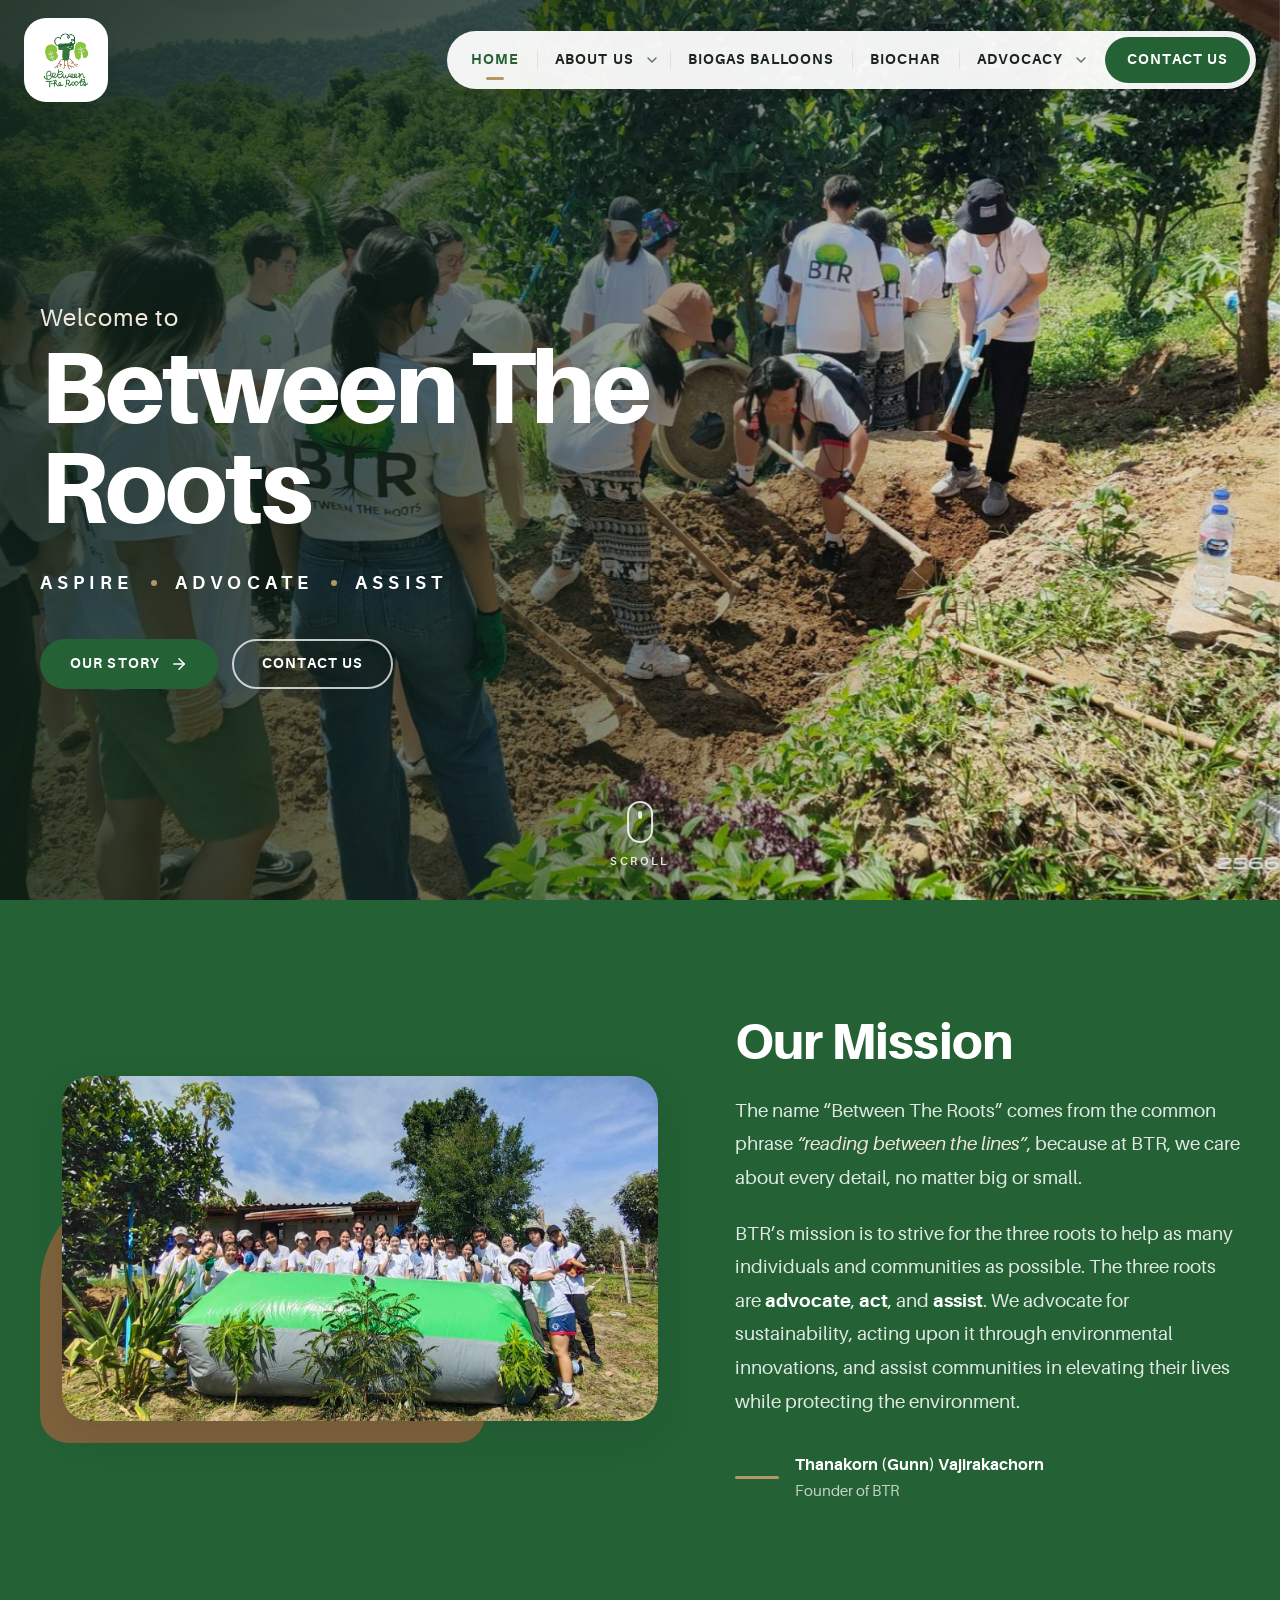
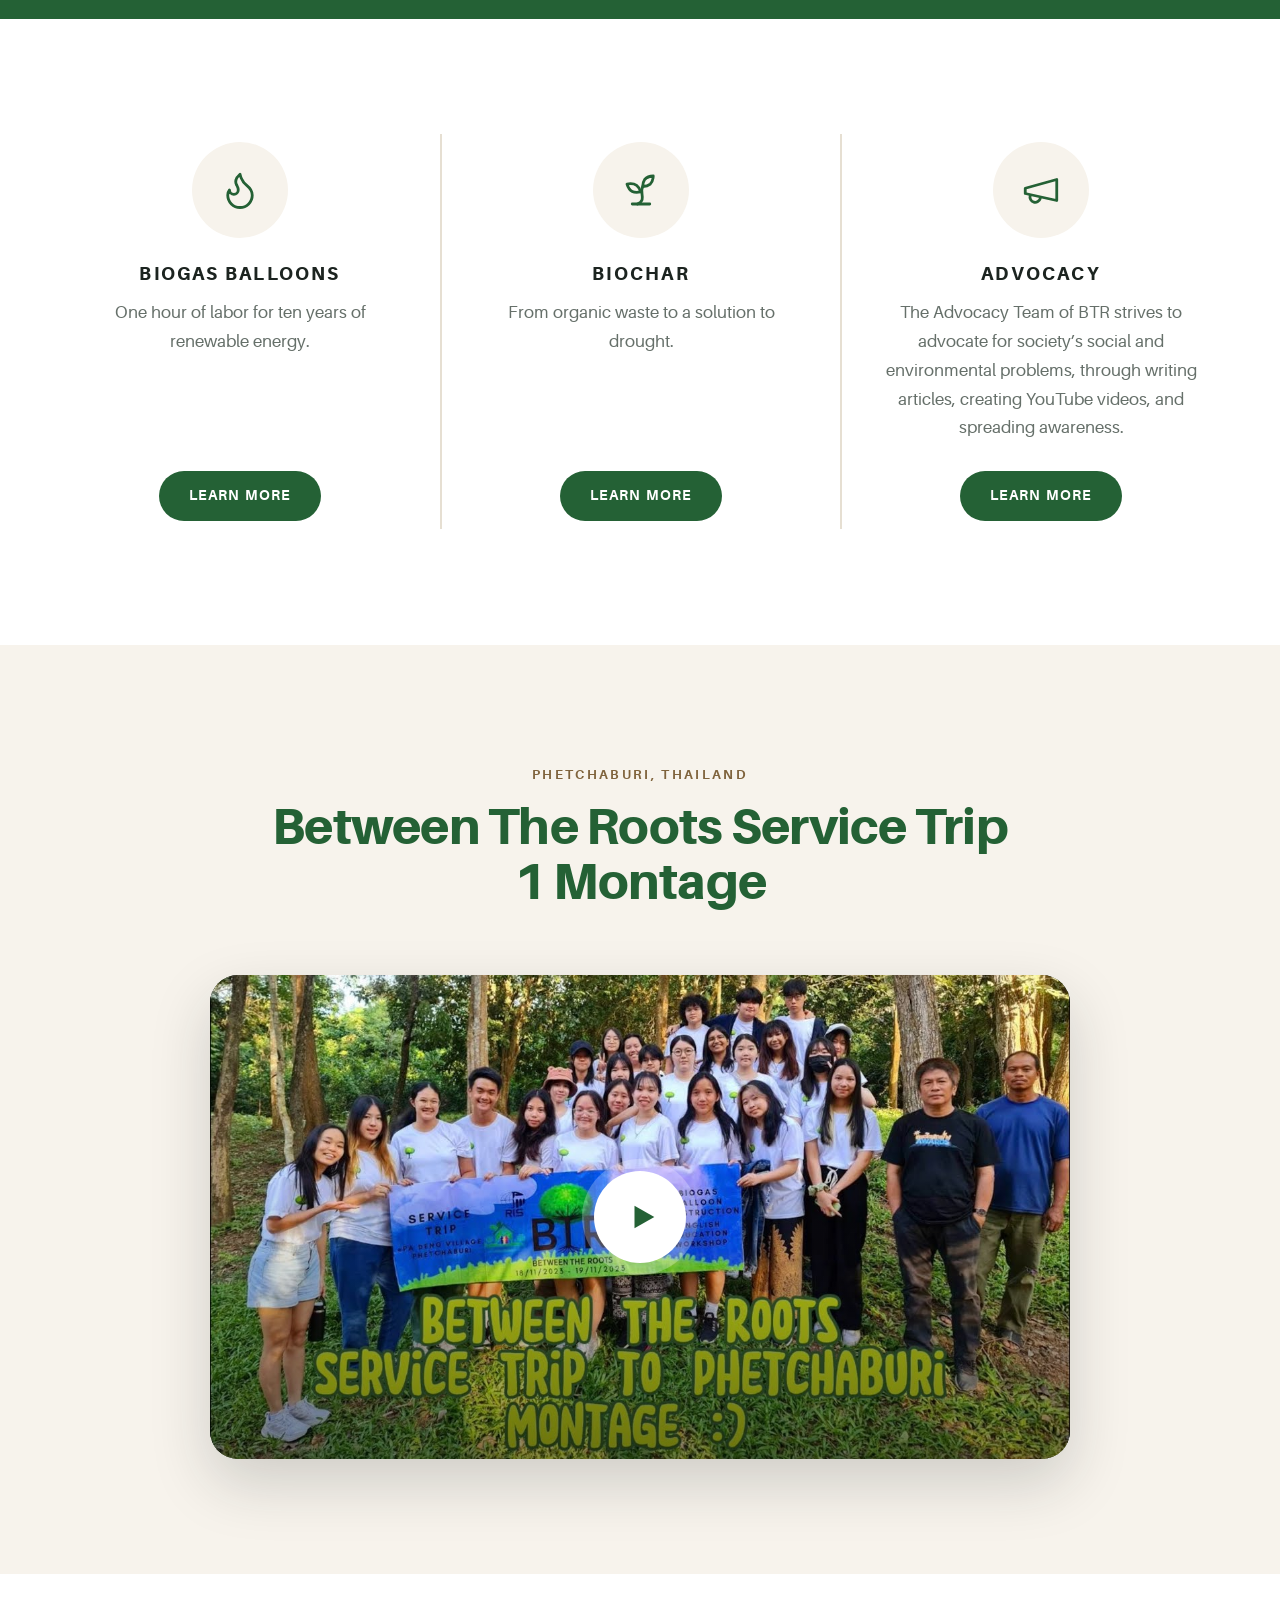
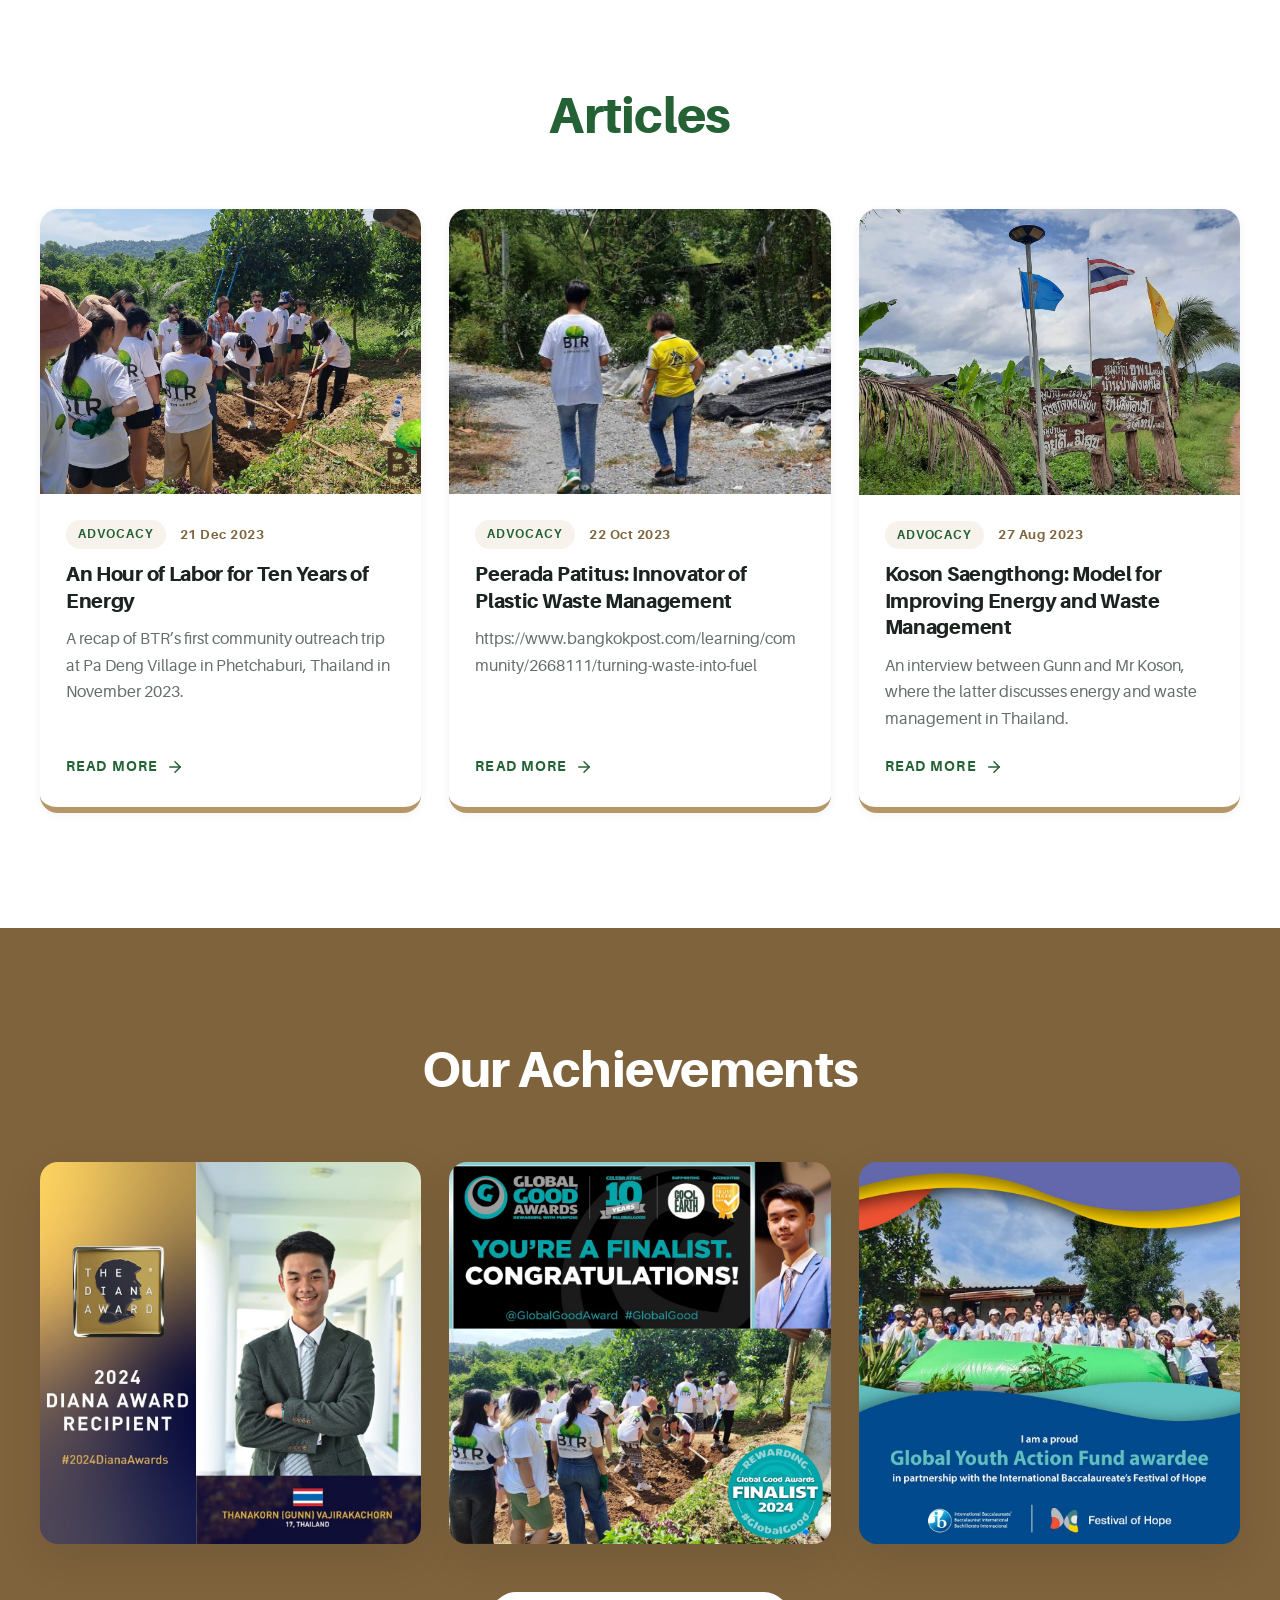
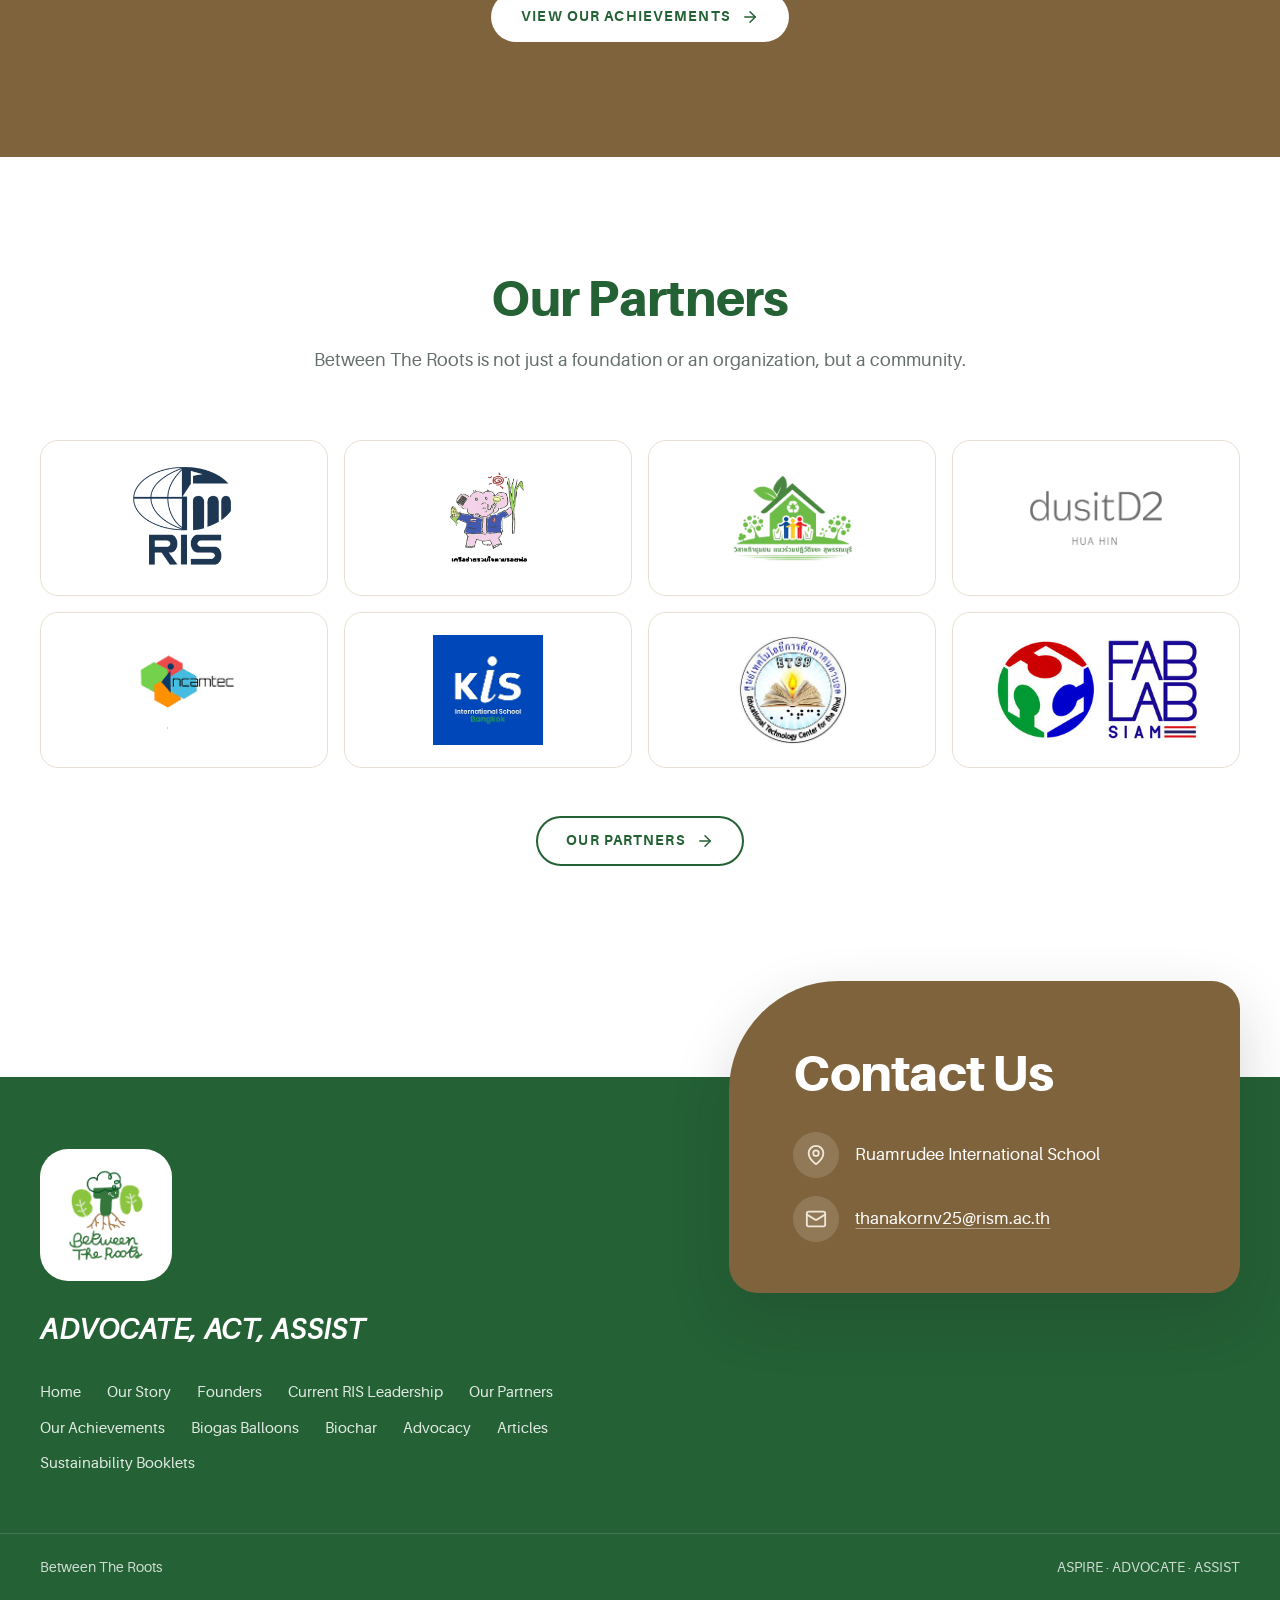
<file: index.html>
<!DOCTYPE html>
<html lang="en">
<head>
  <meta charset="utf-8">
  <meta name="viewport" content="width=device-width, initial-scale=1">
  <title>Between The Roots</title>
  <meta name="description" content="Between The Roots advocates for sustainability through advocacy and education using environmental innovations that benefit people's lives and the environment.">
  <meta property="og:title" content="Between The Roots">
  <meta property="og:description" content="Between The Roots advocates for sustainability through advocacy and education using environmental innovations that benefit people's lives and the environment.">
  <meta property="og:image" content="assets/images/hero.jpg">
  <meta name="theme-color" content="#246135">
  <link rel="icon" href="assets/images/favicon.png">
  <link rel="preload" href="assets/fonts/aileron-heavy.woff2" as="font" type="font/woff2" crossorigin>
  <link rel="stylesheet" href="assets/css/styles.css">
  <script src="assets/js/layout.js"></script>
  <script src="assets/js/main.js" defer></script>
</head>
<body data-page="home">
  <script>BTRLayout.header()</script>

  <main id="main">
    <!-- Hero -->
    <section class="hero">
      <div class="hero__bg">
        <img src="assets/images/hero.jpg" alt="Between The Roots volunteers working together on a service trip" width="1704" height="961" fetchpriority="high">
      </div>
      <div class="container">
        <div class="hero__content">
          <h1><span class="hero__welcome">Welcome to</span>Between The Roots</h1>
          <p class="hero__motto" aria-label="Aspire, Advocate, Assist"><span>ASPIRE</span><span>ADVOCATE</span><span>ASSIST</span></p>
          <div class="btn-row">
            <a class="btn btn--primary" href="our-story.html">Our Story <svg viewBox="0 0 24 24" fill="none" stroke="currentColor" stroke-width="2" stroke-linecap="round" stroke-linejoin="round" aria-hidden="true"><path d="M5 12h14"/><path d="m12 5 7 7-7 7"/></svg></a>
            <a class="btn btn--ghost" href="#contact">Contact Us</a>
          </div>
        </div>
      </div>
      <a class="hero__scroll" href="#mission" aria-label="Scroll to Our Mission"><span class="hero__mouse"></span>Scroll</a>
    </section>

    <!-- Our Mission -->
    <section class="section section--green mission" id="mission">
      <div class="container">
        <div class="split split--wide-media">
          <div class="media media--frame" data-reveal>
            <img src="assets/images/home-mission.jpg" alt="BTR members gathered around a newly installed biogas balloon" width="1475" height="852" loading="lazy">
          </div>
          <div data-reveal data-reveal-delay="1">
            <h2 class="section-title">Our Mission</h2>
            <div class="lead">
              <p>The name “Between The Roots” comes from the common phrase <em>“reading between the lines”</em>, because at BTR, we care about every detail, no matter big or small.</p>
              <p>BTR’s mission is to strive for the three roots to help as many individuals and communities as possible. The three roots are <strong>advocate</strong>, <strong>act</strong>, and <strong>assist</strong>. We advocate for sustainability, acting upon it through environmental innovations, and assist communities in elevating their lives while protecting the environment.</p>
            </div>
            <div class="signature"><div><strong>Thanakorn (Gunn) Vajirakachorn</strong><span>Founder of BTR</span></div></div>
          </div>
        </div>
      </div>
    </section>

    <!-- What BTR works on -->
    <section class="section">
      <div class="container">
        <div class="pillars">
          <article class="pillar" data-reveal>
            <div class="pillar__icon"><svg viewBox="0 0 24 24" fill="none" stroke="currentColor" stroke-width="1.6" stroke-linecap="round" stroke-linejoin="round" aria-hidden="true"><path d="M8.5 14.5A2.5 2.5 0 0 0 11 12c0-1.38-.5-2-1-3-1.072-2.143-.224-4.054 2-6 .5 2.5 2 4.9 4 6.5 2 1.6 3 3.5 3 5.5a7 7 0 1 1-14 0c0-1.153.433-2.294 1-3a2.5 2.5 0 0 0 2.5 2.5z"/></svg></div>
            <h3>Biogas Balloons</h3>
            <p>One hour of labor for ten years of renewable energy.</p>
            <a class="btn btn--primary" href="biogas-balloons.html">Learn More</a>
          </article>
          <article class="pillar" data-reveal data-reveal-delay="1">
            <div class="pillar__icon"><svg viewBox="0 0 24 24" fill="none" stroke="currentColor" stroke-width="1.6" stroke-linecap="round" stroke-linejoin="round" aria-hidden="true"><path d="M7 20h10"/><path d="M10 20c5.5-2.5.8-6.4 3-10"/><path d="M9.5 9.4c1.1.8 1.8 2.2 2.3 3.7-2 .4-3.5.4-4.8-.3-1.2-.6-2.3-1.9-3-4.2 2.8-.5 4.4 0 5.5.8z"/><path d="M14.1 6a7 7 0 0 0-1.1 4c1.9-.1 3.3-.6 4.3-1.4 1-1 1.6-2.3 1.7-4.6-2.7.1-4 1-4.9 2z"/></svg></div>
            <h3>Biochar</h3>
            <p>From organic waste to a solution to drought.</p>
            <a class="btn btn--primary" href="biochar.html">Learn More</a>
          </article>
          <article class="pillar" data-reveal data-reveal-delay="2">
            <div class="pillar__icon"><svg viewBox="0 0 24 24" fill="none" stroke="currentColor" stroke-width="1.6" stroke-linecap="round" stroke-linejoin="round" aria-hidden="true"><path d="m3 11 18-5v12L3 14v-3z"/><path d="M11.6 16.8a3 3 0 1 1-5.8-1.6"/></svg></div>
            <h3>Advocacy</h3>
            <p>The Advocacy Team of BTR strives to advocate for society’s social and environmental problems, through writing articles, creating YouTube videos, and spreading awareness.</p>
            <a class="btn btn--primary" href="advocacy.html">Learn More</a>
          </article>
        </div>
      </div>
    </section>

    <!-- Video -->
    <section class="section section--cream">
      <div class="container container--narrow">
        <div class="section-head" data-reveal>
          <span class="eyebrow">Phetchaburi, Thailand</span>
          <h2 class="section-title">Between The Roots Service Trip 1 Montage</h2>
        </div>
        <div class="video" data-reveal>
          <button class="video__poster" type="button" data-youtube="9xE-D3x78zY" aria-label="Play video: Between The Roots Service Trip 1 Montage | Phetchaburi, Thailand">
            <img src="assets/images/video-poster.jpg" alt="" width="1280" height="720" loading="lazy">
            <span class="video__play"><svg viewBox="0 0 24 24" aria-hidden="true"><path d="M6 4l14 8-14 8z"/></svg></span>
          </button>
        </div>
      </div>
    </section>

    <!-- Articles -->
    <section class="section">
      <div class="container">
        <div class="section-head" data-reveal>
          <h2 class="section-title">Articles</h2>
        </div>
        <div class="card-grid">
          <a class="card" href="article-an-hour-of-labor.html" data-reveal>
            <div class="card__media"><img src="assets/images/article-hour-thumb.jpg" alt="" width="1705" height="960" loading="lazy"></div>
            <div class="card__body">
              <div class="card__meta"><span class="chip">Advocacy</span><time datetime="2023-12-21">21 Dec 2023</time></div>
              <h3>An Hour of Labor for Ten Years of Energy</h3>
              <p>A recap of BTR’s first community outreach trip at Pa Deng Village in Phetchaburi, Thailand in November 2023.</p>
              <span class="text-link">Read more <svg viewBox="0 0 24 24" fill="none" stroke="currentColor" stroke-width="2" stroke-linecap="round" stroke-linejoin="round" aria-hidden="true"><path d="M5 12h14"/><path d="m12 5 7 7-7 7"/></svg></span>
            </div>
          </a>
          <a class="card" href="article-peerada-patitus.html" data-reveal data-reveal-delay="1">
            <div class="card__media"><img src="assets/images/article-peerada-thumb.jpg" alt="" width="842" height="1019" loading="lazy"></div>
            <div class="card__body">
              <div class="card__meta"><span class="chip">Advocacy</span><time datetime="2023-10-22">22 Oct 2023</time></div>
              <h3>Peerada Patitus: Innovator of Plastic Waste Management</h3>
              <p>https://www.bangkokpost.com/learning/community/2668111/turning-waste-into-fuel</p>
              <span class="text-link">Read more <svg viewBox="0 0 24 24" fill="none" stroke="currentColor" stroke-width="2" stroke-linecap="round" stroke-linejoin="round" aria-hidden="true"><path d="M5 12h14"/><path d="m12 5 7 7-7 7"/></svg></span>
            </div>
          </a>
          <a class="card" href="article-koson-saengthong.html" data-reveal data-reveal-delay="2">
            <div class="card__media"><img src="assets/images/article-koson-thumb.jpg" alt="" width="1350" height="1800" loading="lazy"></div>
            <div class="card__body">
              <div class="card__meta"><span class="chip">Advocacy</span><time datetime="2023-08-27">27 Aug 2023</time></div>
              <h3>Koson Saengthong: Model for Improving Energy and Waste Management</h3>
              <p>An interview between Gunn and Mr Koson, where the latter discusses energy and waste management in Thailand.</p>
              <span class="text-link">Read more <svg viewBox="0 0 24 24" fill="none" stroke="currentColor" stroke-width="2" stroke-linecap="round" stroke-linejoin="round" aria-hidden="true"><path d="M5 12h14"/><path d="m12 5 7 7-7 7"/></svg></span>
            </div>
          </a>
        </div>
      </div>
    </section>

    <!-- Our Achievements -->
    <section class="section section--brown">
      <div class="container">
        <div class="section-head" data-reveal>
          <h2 class="section-title">Our Achievements</h2>
        </div>
        <div class="awards">
          <figure class="award" data-reveal>
            <button type="button" data-zoom><img src="assets/images/award-diana.jpg" alt="Thanakorn (Gunn) Vajirakachorn — 2024 Diana Award recipient" width="1080" height="1080" loading="lazy"></button>
          </figure>
          <figure class="award" data-reveal data-reveal-delay="1">
            <button type="button" data-zoom><img src="assets/images/award-canon.jpg" alt="Global Good Awards 2024 — finalist" width="1080" height="1080" loading="lazy"></button>
          </figure>
          <figure class="award" data-reveal data-reveal-delay="2">
            <button type="button" data-zoom><img src="assets/images/award-ib-gyaf.jpg" alt="Global Youth Action Fund awardee, in partnership with the International Baccalaureate's Festival of Hope" width="1080" height="1080" loading="lazy"></button>
          </figure>
        </div>
        <div class="btn-row btn-row--center" style="margin-top: 48px;" data-reveal>
          <a class="btn btn--light" href="our-achievements.html">View Our Achievements <svg viewBox="0 0 24 24" fill="none" stroke="currentColor" stroke-width="2" stroke-linecap="round" stroke-linejoin="round" aria-hidden="true"><path d="M5 12h14"/><path d="m12 5 7 7-7 7"/></svg></a>
        </div>
      </div>
    </section>

    <!-- Our Partners -->
    <section class="section">
      <div class="container">
        <div class="section-head" data-reveal>
          <h2 class="section-title">Our Partners</h2>
          <p>Between The Roots is not just a foundation or an organization, but a community.</p>
        </div>
        <ul class="logo-grid logo-grid--compact">
          <li class="logo-tile" data-reveal><div class="logo-tile__img"><img src="assets/images/partner-ris.png" alt="Ruamrudee International School" width="400" height="400" loading="lazy"></div></li>
          <li class="logo-tile" data-reveal data-reveal-delay="1"><div class="logo-tile__img"><img src="assets/images/partner-ruam-jai.png" alt="&quot;Ruam Jai Tam Roi Por&quot; Network" width="391" height="400" loading="lazy"></div></li>
          <li class="logo-tile" data-reveal data-reveal-delay="2"><div class="logo-tile__img"><img src="assets/images/partner-suphanburi.png" alt="Suphanburi Waste Revolution Coalition Enterprise" width="400" height="276" loading="lazy"></div></li>
          <li class="logo-tile" data-reveal data-reveal-delay="3"><div class="logo-tile__img"><img src="assets/images/partner-dusitd2.png" alt="dusitD2 Hotel Hua Hin" width="400" height="233" loading="lazy"></div></li>
          <li class="logo-tile" data-reveal><div class="logo-tile__img"><img src="assets/images/partner-incamtec.png" alt="Incamtec Co.,Ltd." width="225" height="225" loading="lazy"></div></li>
          <li class="logo-tile" data-reveal data-reveal-delay="1"><div class="logo-tile__img"><img src="assets/images/partner-kis.png" alt="KIS International School" width="225" height="225" loading="lazy"></div></li>
          <li class="logo-tile" data-reveal data-reveal-delay="2"><div class="logo-tile__img"><img src="assets/images/partner-blind-center.jpg" alt="Educational Technology Center for the Blind (Thailand)" width="225" height="225" loading="lazy"></div></li>
          <li class="logo-tile" data-reveal data-reveal-delay="3"><div class="logo-tile__img"><img src="assets/images/partner-fablab.jpg" alt="Fab Lab Siam" width="300" height="157" loading="lazy"></div></li>
        </ul>
        <div class="btn-row btn-row--center" style="margin-top: 48px;" data-reveal>
          <a class="btn btn--outline" href="our-partners.html">Our Partners <svg viewBox="0 0 24 24" fill="none" stroke="currentColor" stroke-width="2" stroke-linecap="round" stroke-linejoin="round" aria-hidden="true"><path d="M5 12h14"/><path d="m12 5 7 7-7 7"/></svg></a>
        </div>
      </div>
    </section>
  </main>

  <script>BTRLayout.footer()</script>
</body>
</html>
</file>
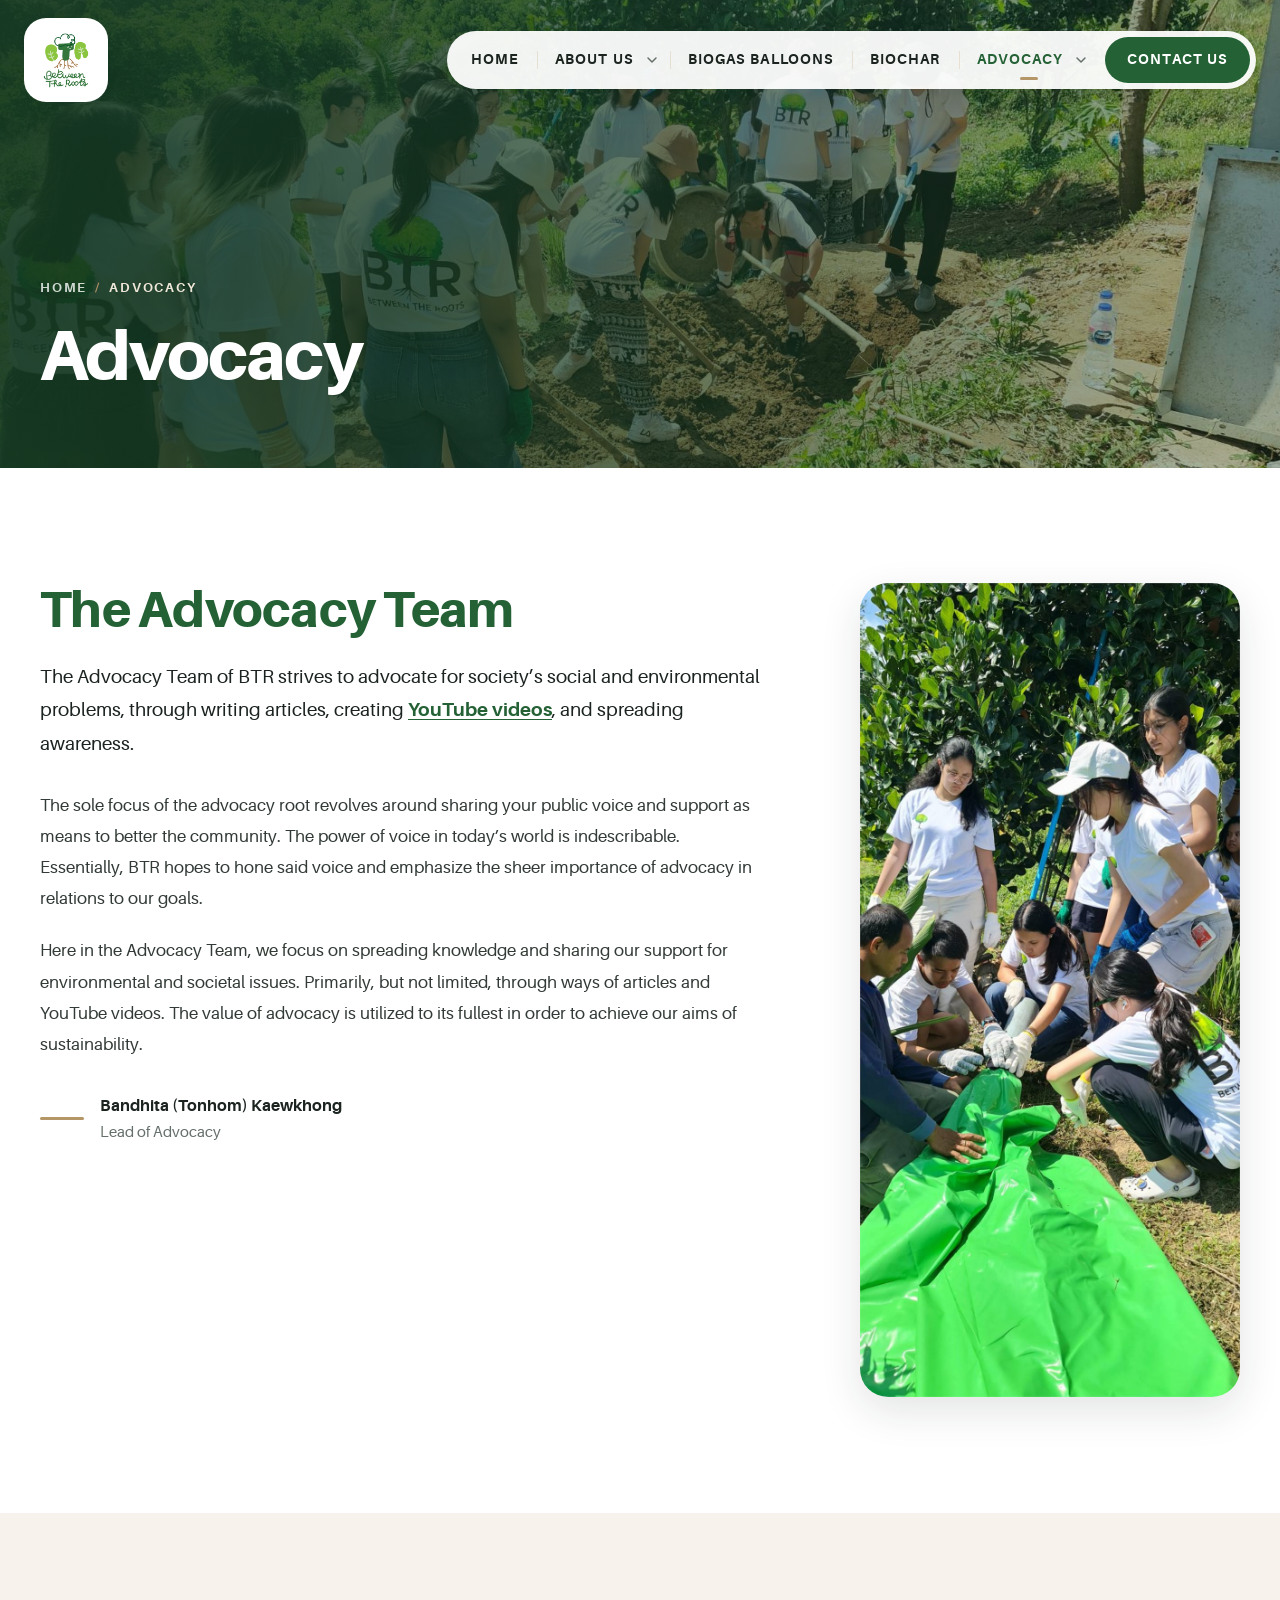
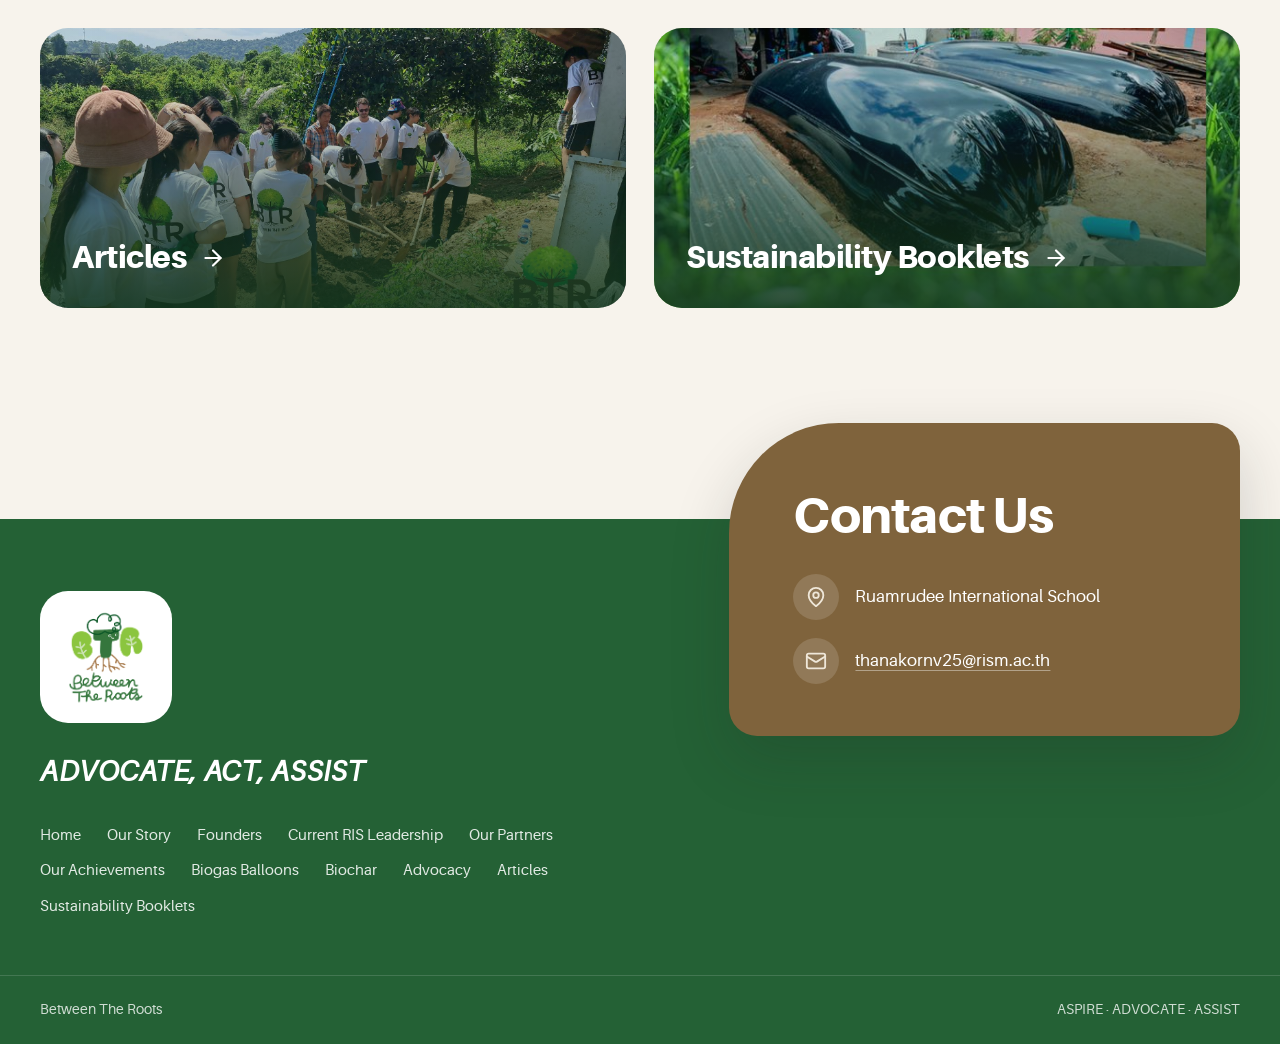
<file: advocacy.html>
<!DOCTYPE html>
<html lang="en">
<head>
  <meta charset="utf-8">
  <meta name="viewport" content="width=device-width, initial-scale=1">
  <title>Advocacy | Between The Roots</title>
  <meta name="description" content="The Advocacy Team of BTR strives to advocate for society's social and environmental problems, through writing articles, creating YouTube videos, and spreading awareness.">
  <meta name="theme-color" content="#246135">
  <link rel="icon" href="assets/images/favicon.png">
  <link rel="stylesheet" href="assets/css/styles.css">
  <script src="assets/js/layout.js"></script>
  <script src="assets/js/main.js" defer></script>
</head>
<body data-page="advocacy">
  <script>BTRLayout.header()</script>

  <main id="main">
    <section class="page-hero">
      <div class="page-hero__bg"><img src="assets/images/hero.jpg" alt="" width="1704" height="961"></div>
      <div class="container">
        <nav aria-label="Breadcrumb"><ol class="breadcrumb"><li><a href="index.html">Home</a></li><li aria-current="page">Advocacy</li></ol></nav>
        <h1>Advocacy</h1>
      </div>
    </section>

    <section class="section">
      <div class="container">
        <div class="split split--top split--tall">
          <div data-reveal>
            <h2 class="section-title" style="margin-bottom: 22px;">The Advocacy Team</h2>
            <p class="lead" style="color: var(--ink);">The Advocacy Team of BTR strives to advocate for society’s social and environmental problems, through writing articles, creating <a href="https://www.youtube.com/@BetweenTheRoots/featured" target="_blank" rel="noopener"><strong>YouTube videos</strong></a>, and spreading awareness.</p>
            <div class="prose" style="margin-top: 28px;">
              <p>The sole focus of the advocacy root revolves around sharing your public voice and support as means to better the community. The power of voice in today’s world is indescribable. Essentially, BTR hopes to hone said voice and emphasize the sheer importance of advocacy in relations to our goals.</p>
              <p>Here in the Advocacy Team, we focus on spreading knowledge and sharing our support for environmental and societal issues. Primarily, but not limited, through ways of articles and YouTube videos. The value of advocacy is utilized to its fullest in order to achieve our aims of sustainability.</p>
            </div>
            <div class="signature"><div><strong>Bandhita (Tonhom) Kaewkhong</strong><span>Lead of Advocacy</span></div></div>
          </div>
          <div class="tall-media" data-reveal data-reveal-delay="1">
            <button class="zoom" type="button" data-zoom><img src="assets/images/biogas-balloon-tall.jpg" alt="BTR members unrolling a green biogas balloon" width="840" height="1800" loading="lazy"></button>
          </div>
        </div>
      </div>
    </section>

    <section class="section section--cream">
      <div class="container">
        <div class="link-tiles">
          <a class="link-tile" href="articles.html" data-reveal>
            <img src="assets/images/article-hour-thumb.jpg" alt="" width="1705" height="960" loading="lazy">
            <h3>Articles <svg viewBox="0 0 24 24" fill="none" stroke="currentColor" stroke-width="2" stroke-linecap="round" stroke-linejoin="round" aria-hidden="true"><path d="M5 12h14"/><path d="m12 5 7 7-7 7"/></svg></h3>
          </a>
          <a class="link-tile" href="sustainability-booklets.html" data-reveal data-reveal-delay="1">
            <img src="assets/images/booklet-biogas-cover.jpg" alt="" width="637" height="900" loading="lazy" style="object-position: center 78%;">
            <h3>Sustainability Booklets <svg viewBox="0 0 24 24" fill="none" stroke="currentColor" stroke-width="2" stroke-linecap="round" stroke-linejoin="round" aria-hidden="true"><path d="M5 12h14"/><path d="m12 5 7 7-7 7"/></svg></h3>
          </a>
        </div>
      </div>
    </section>
  </main>

  <script>BTRLayout.footer()</script>
</body>
</html>
</file>
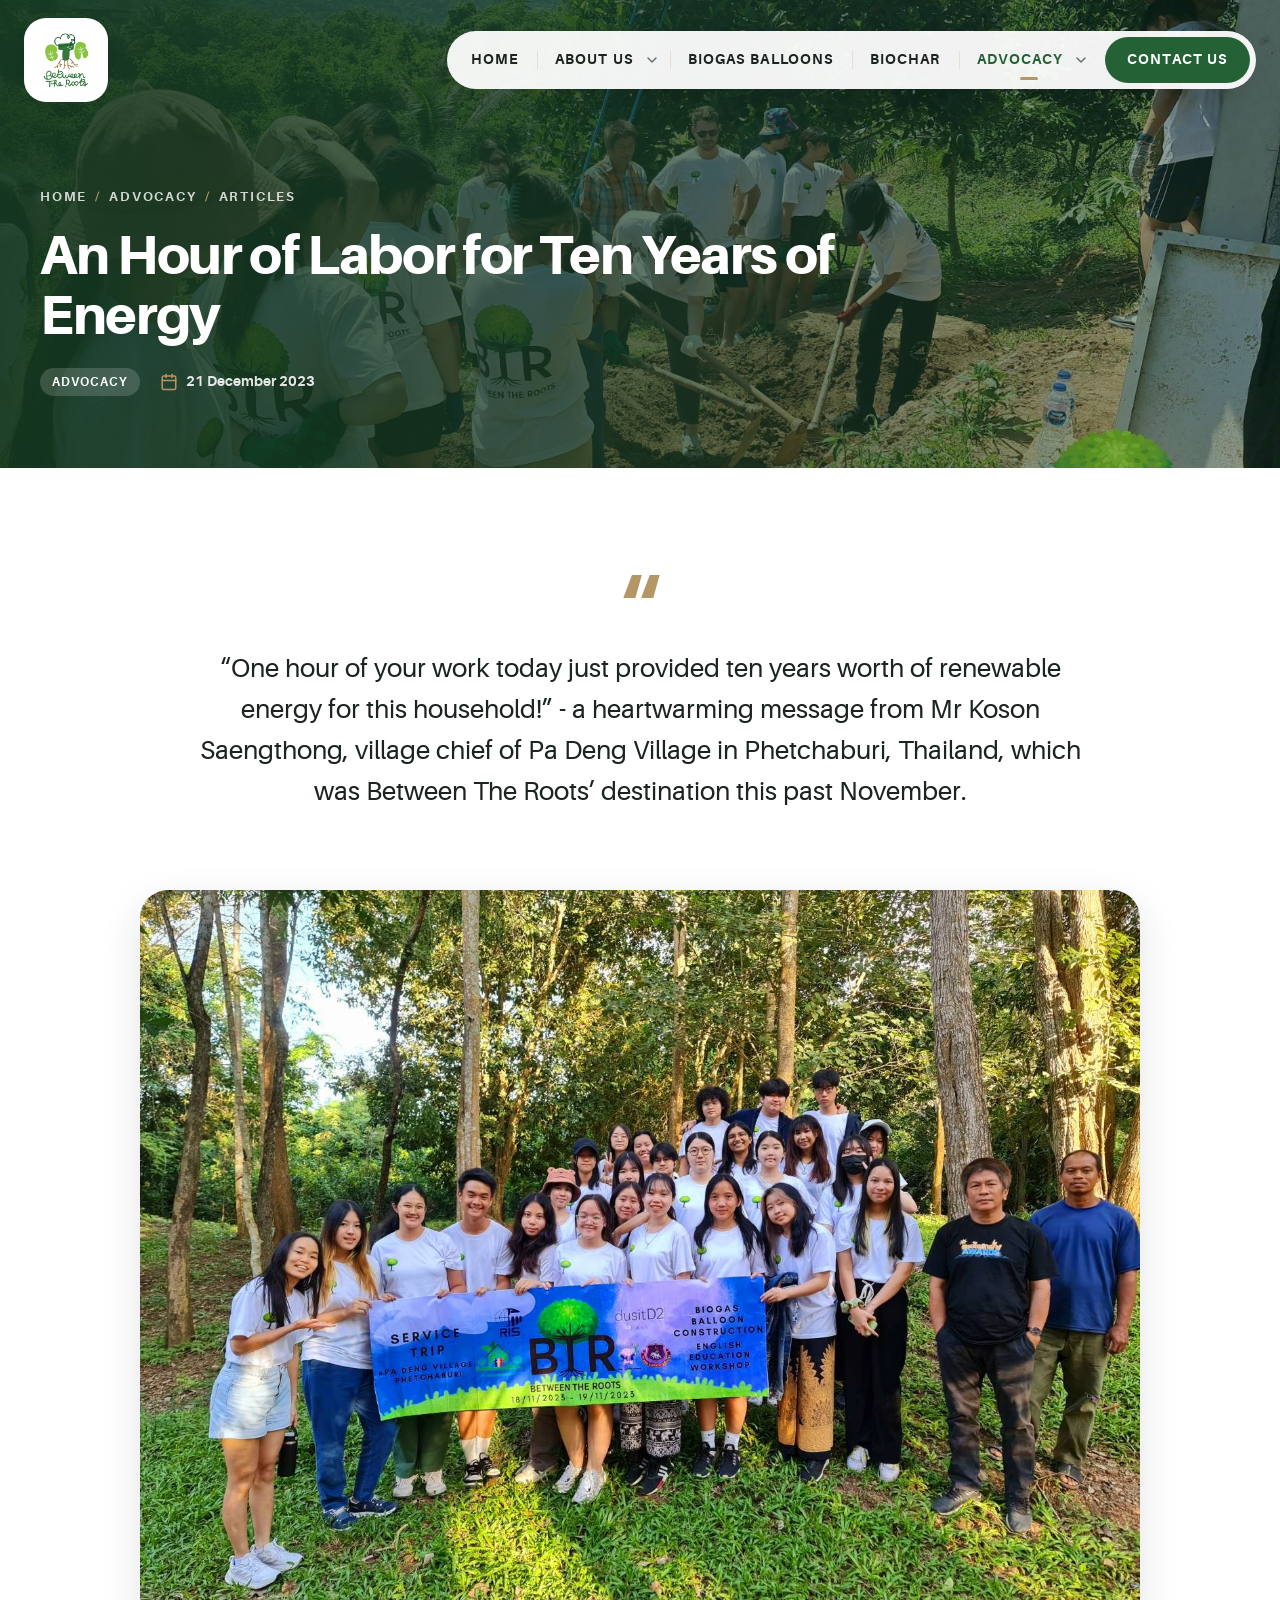
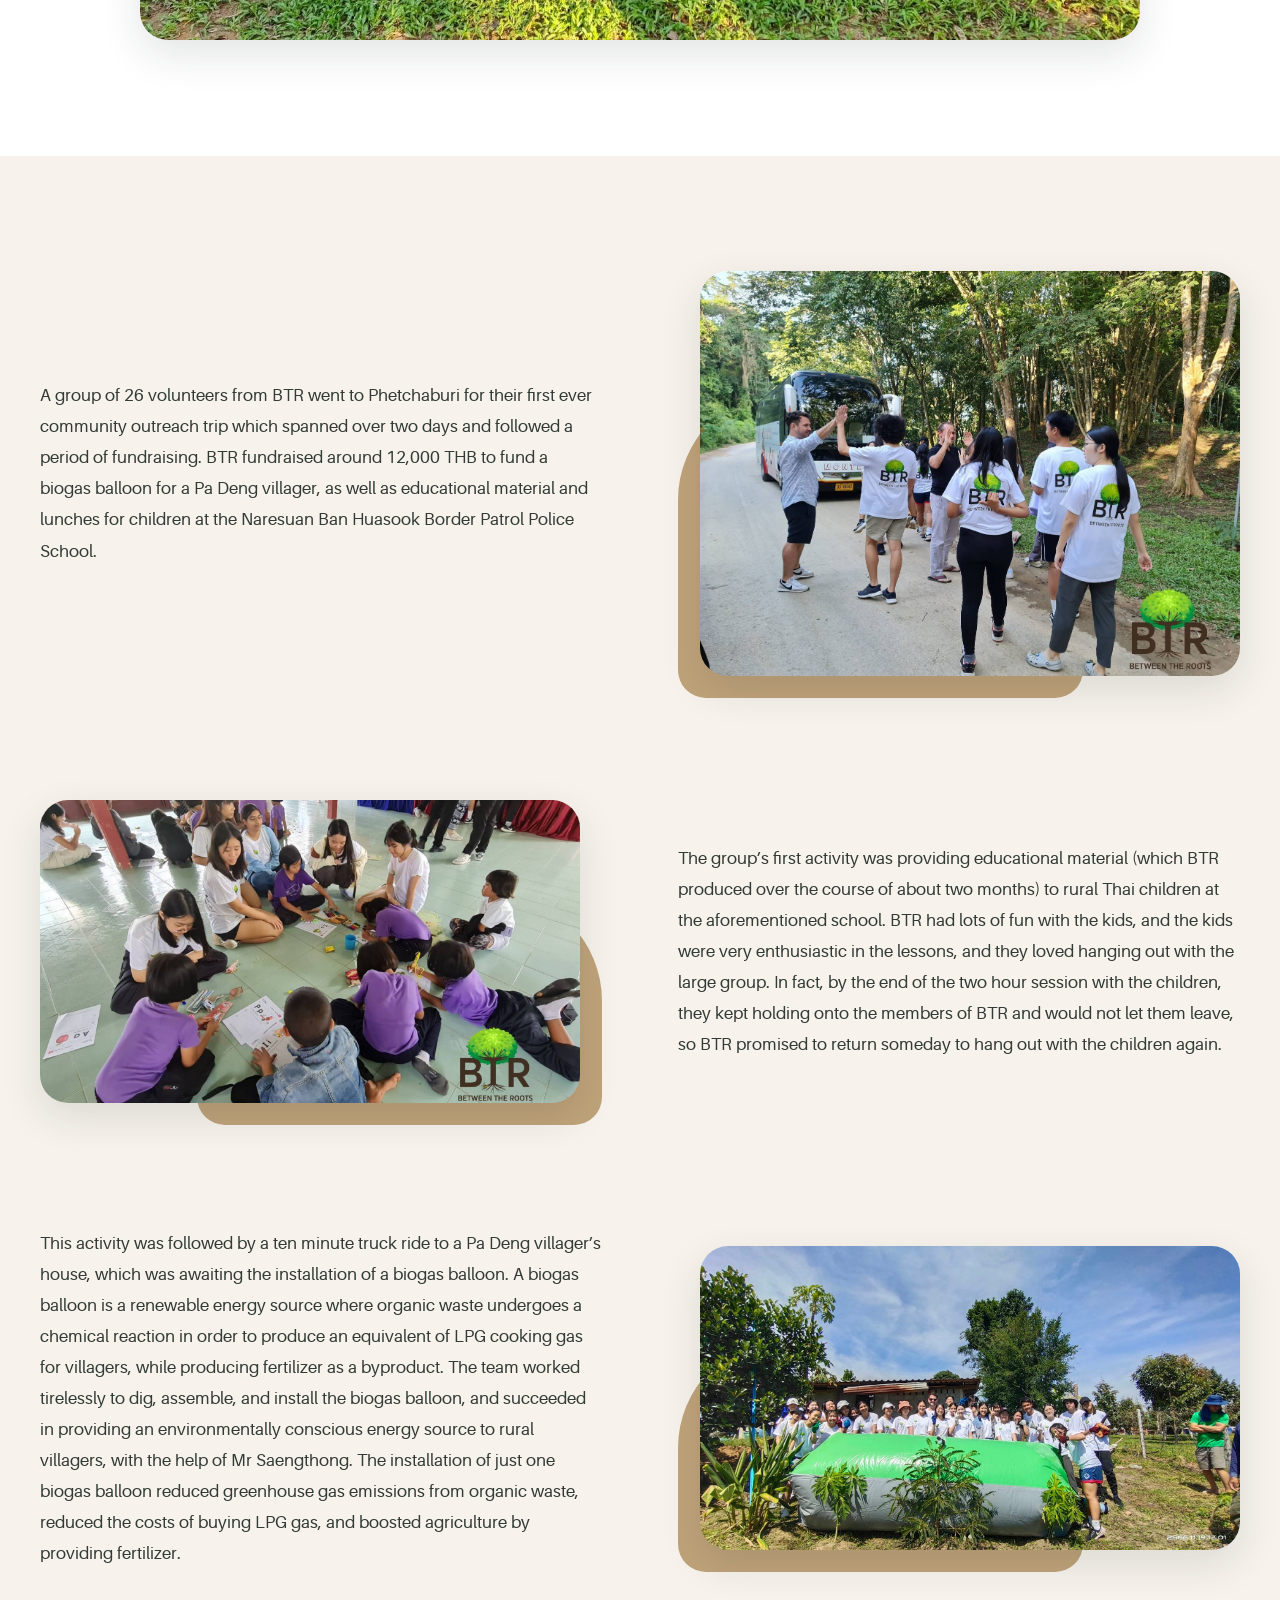
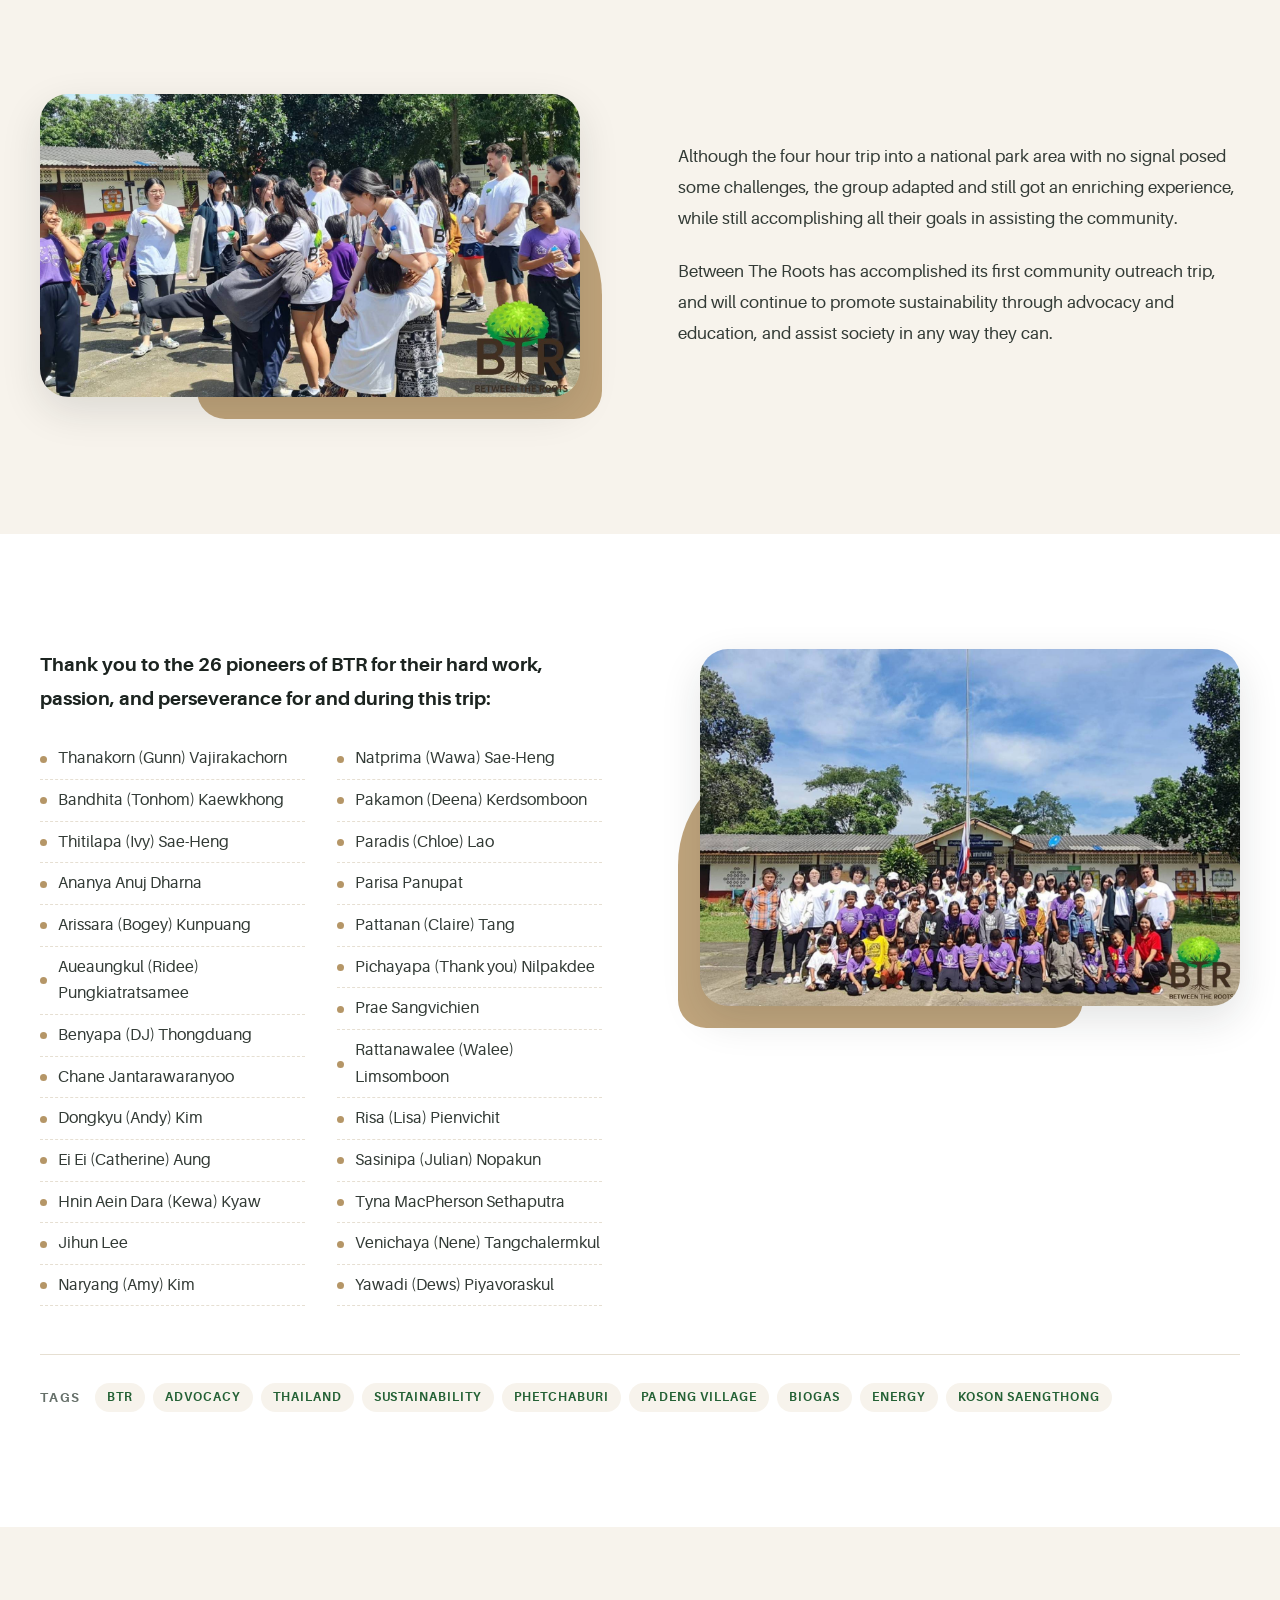
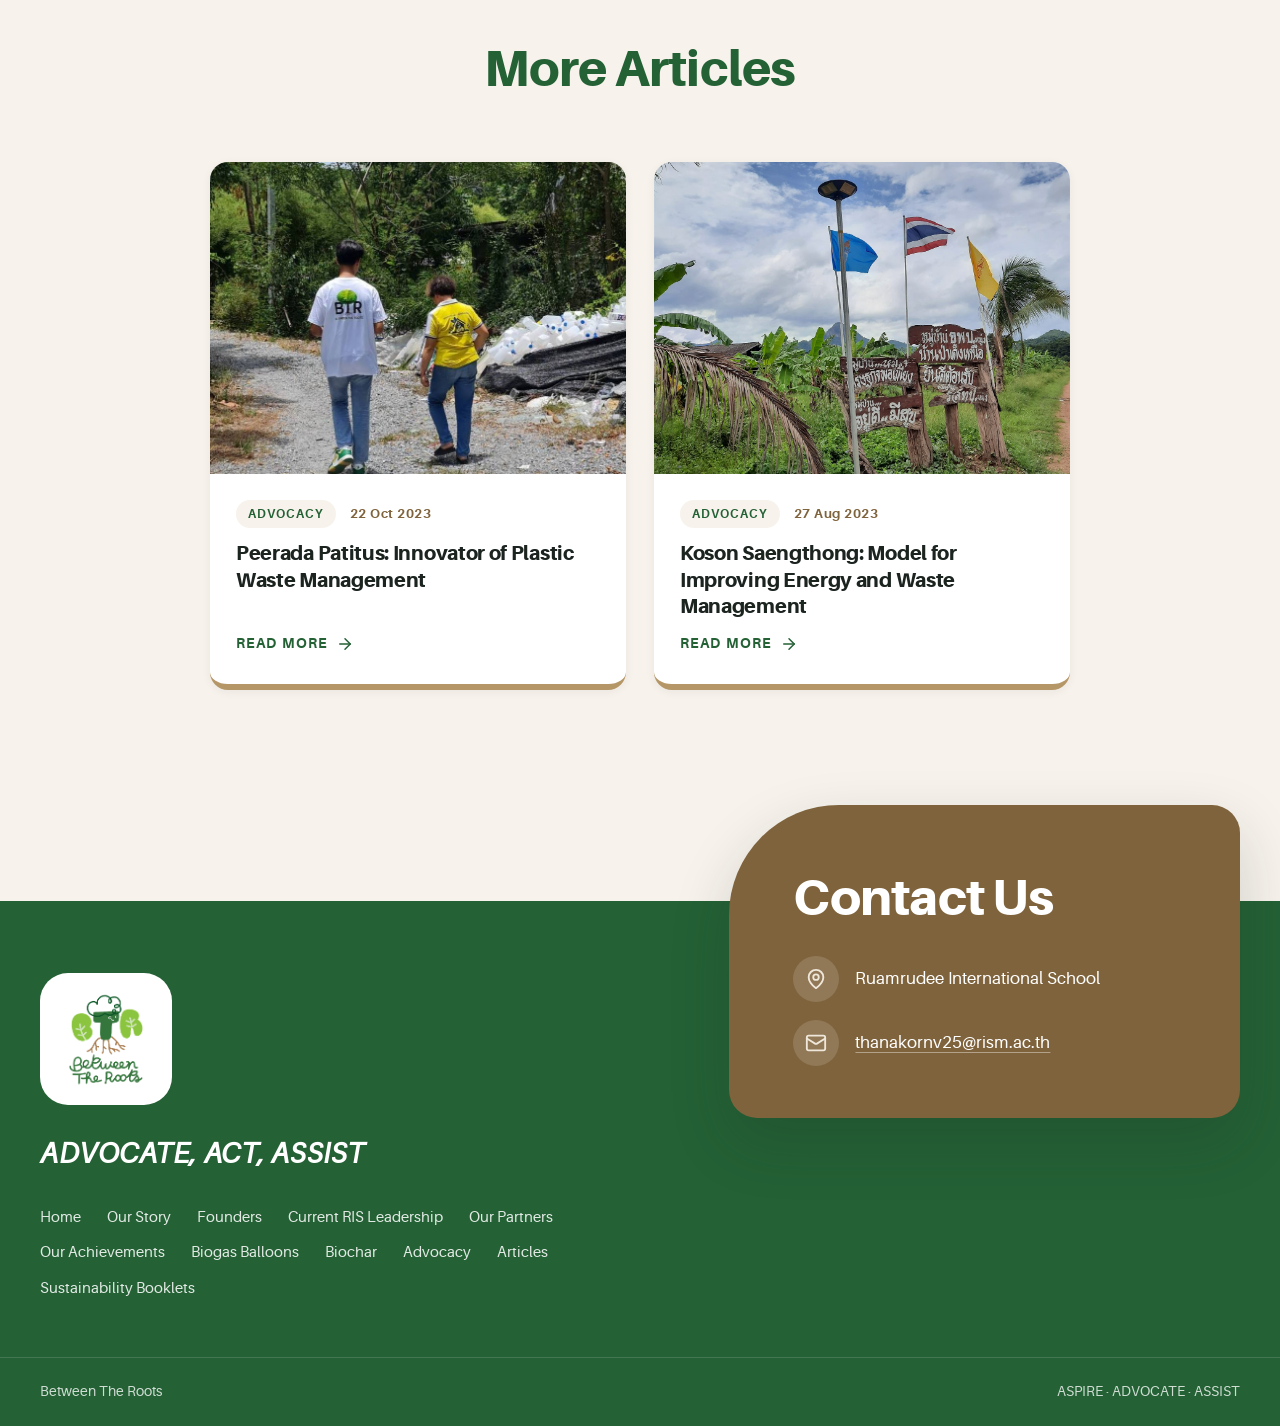
<file: article-an-hour-of-labor.html>
<!DOCTYPE html>
<html lang="en">
<head>
  <meta charset="utf-8">
  <meta name="viewport" content="width=device-width, initial-scale=1">
  <title>An Hour of Labor for Ten Years of Energy | Between The Roots</title>
  <meta name="description" content="A recap of BTR's first community outreach trip at Pa Deng Village in Phetchaburi, Thailand in November 2023.">
  <meta name="theme-color" content="#246135">
  <link rel="icon" href="assets/images/favicon.png">
  <link rel="stylesheet" href="assets/css/styles.css">
  <script src="assets/js/layout.js"></script>
  <script src="assets/js/main.js" defer></script>
</head>
<body data-page="articles">
  <script>BTRLayout.header()</script>

  <main id="main">
    <section class="page-hero page-hero--article">
      <div class="page-hero__bg"><img src="assets/images/article-hour-thumb.jpg" alt="" width="1705" height="960"></div>
      <div class="container">
        <nav aria-label="Breadcrumb"><ol class="breadcrumb"><li><a href="index.html">Home</a></li><li><a href="advocacy.html">Advocacy</a></li><li><a href="articles.html">Articles</a></li></ol></nav>
        <h1>An Hour of Labor for Ten Years of Energy</h1>
        <div class="meta-row">
          <span class="chip">Advocacy</span>
          <span><svg viewBox="0 0 24 24" fill="none" stroke="currentColor" stroke-width="2" stroke-linecap="round" stroke-linejoin="round" aria-hidden="true"><rect width="18" height="18" x="3" y="4" rx="2"/><path d="M16 2v4"/><path d="M8 2v4"/><path d="M3 10h18"/></svg><time datetime="2023-12-21">21 December 2023</time></span>
        </div>
      </div>
    </section>

    <section class="section">
      <div class="container">
        <blockquote class="pull-quote" data-reveal>
          <p>“One hour of your work today just provided ten years worth of renewable energy for this household!” - a heartwarming message from Mr Koson Saengthong, village chief of Pa Deng Village in Phetchaburi, Thailand, which was Between The Roots’ destination this past November.</p>
        </blockquote>

        <div style="max-width: 1000px; margin: clamp(48px, 6vw, 80px) auto 0;" data-reveal>
          <button class="zoom" type="button" data-zoom><img src="assets/images/trip-1.jpg" alt="The 26 BTR volunteers holding a Between The Roots banner in Pa Deng Village" width="1476" height="1108" loading="lazy"></button>
        </div>
      </div>
    </section>

    <section class="section section--cream">
      <div class="container">
        <div class="split">
          <div class="prose" data-reveal>
            <p>A group of 26 volunteers from BTR went to Phetchaburi for their first ever community outreach trip which spanned over two days and followed a period of fundraising. BTR fundraised around 12,000 THB to fund a biogas balloon for a Pa Deng villager, as well as educational material and lunches for children at the Naresuan Ban Huasook Border Patrol Police School.</p>
          </div>
          <div class="media media--frame" data-reveal data-reveal-delay="1">
            <img src="assets/images/trip-2.jpg" alt="BTR volunteers walking down a rural road" width="1477" height="1108" loading="lazy">
          </div>
        </div>

        <div class="split split--reverse">
          <div class="prose" data-reveal>
            <p>The group’s first activity was providing educational material (which BTR produced over the course of about two months) to rural Thai children at the aforementioned school. BTR had lots of fun with the kids, and the kids were very enthusiastic in the lessons, and they loved hanging out with the large group. In fact, by the end of the two hour session with the children, they kept holding onto the members of BTR and would not let them leave, so BTR promised to return someday to hang out with the children again.</p>
          </div>
          <div class="media media--frame" data-reveal data-reveal-delay="1">
            <img src="assets/images/trip-3.jpg" alt="BTR members doing activities with children at the Border Patrol Police School" width="1707" height="959" loading="lazy">
          </div>
        </div>

        <div class="split">
          <div class="prose" data-reveal>
            <p>This activity was followed by a ten minute truck ride to a Pa Deng villager’s house, which was awaiting the installation of a biogas balloon. A biogas balloon is a renewable energy source where organic waste undergoes a chemical reaction in order to produce an equivalent of LPG cooking gas for villagers, while producing fertilizer as a byproduct. The team worked tirelessly to dig, assemble, and install the biogas balloon, and succeeded in providing an environmentally conscious energy source to rural villagers, with the help of Mr Saengthong. The installation of just one biogas balloon reduced greenhouse gas emissions from organic waste, reduced the costs of buying LPG gas, and boosted agriculture by providing fertilizer.</p>
          </div>
          <div class="media media--frame" data-reveal data-reveal-delay="1">
            <img src="assets/images/trip-4.jpg" alt="The team gathered around the newly installed biogas balloon" width="1706" height="960" loading="lazy">
          </div>
        </div>

        <div class="split split--reverse">
          <div class="prose" data-reveal>
            <p>Although the four hour trip into a national park area with no signal posed some challenges, the group adapted and still got an enriching experience, while still accomplishing all their goals in assisting the community.</p>
            <p>Between The Roots has accomplished its first community outreach trip, and will continue to promote sustainability through advocacy and education, and assist society in any way they can.</p>
          </div>
          <div class="media media--frame" data-reveal data-reveal-delay="1">
            <img src="assets/images/trip-5.jpg" alt="BTR members hugging the children goodbye in the schoolyard" width="1707" height="959" loading="lazy">
          </div>
        </div>
      </div>
    </section>

    <section class="section">
      <div class="container">
        <div class="split split--top">
          <div data-reveal>
            <p class="lead" style="color: var(--ink); font-weight: 700;">Thank you to the 26 pioneers of BTR for their hard work, passion, and perseverance for and during this trip:</p>
            <ul class="name-list">
              <li>Thanakorn (Gunn) Vajirakachorn</li>
              <li>Bandhita (Tonhom) Kaewkhong</li>
              <li>Thitilapa (Ivy) Sae-Heng</li>
              <li>Ananya Anuj Dharna</li>
              <li>Arissara (Bogey) Kunpuang</li>
              <li>Aueaungkul (Ridee) Pungkiatratsamee</li>
              <li>Benyapa (DJ) Thongduang</li>
              <li>Chane Jantarawaranyoo</li>
              <li>Dongkyu (Andy) Kim</li>
              <li>Ei Ei (Catherine) Aung</li>
              <li>Hnin Aein Dara (Kewa) Kyaw</li>
              <li>Jihun Lee</li>
              <li>Naryang (Amy) Kim</li>
              <li>Natprima (Wawa) Sae-Heng</li>
              <li>Pakamon (Deena) Kerdsomboon</li>
              <li>Paradis (Chloe) Lao</li>
              <li>Parisa Panupat</li>
              <li>Pattanan (Claire) Tang</li>
              <li>Pichayapa (Thank you) Nilpakdee</li>
              <li>Prae Sangvichien</li>
              <li>Rattanawalee (Walee) Limsomboon</li>
              <li>Risa (Lisa) Pienvichit</li>
              <li>Sasinipa (Julian) Nopakun</li>
              <li>Tyna MacPherson Sethaputra</li>
              <li>Venichaya (Nene) Tangchalermkul</li>
              <li>Yawadi (Dews) Piyavoraskul</li>
            </ul>
          </div>
          <div class="media media--frame" data-reveal data-reveal-delay="1">
            <img src="assets/images/trip-6.jpg" alt="BTR volunteers with students and teachers at the Border Patrol Police School" width="1573" height="1040" loading="lazy">
          </div>
        </div>

        <div class="tags" data-reveal>
          <span class="tags__label">Tags</span>
          <span class="chip">BTR</span><span class="chip">Advocacy</span><span class="chip">Thailand</span><span class="chip">Sustainability</span><span class="chip">Phetchaburi</span><span class="chip">Pa Deng Village</span><span class="chip">Biogas</span><span class="chip">Energy</span><span class="chip">Koson Saengthong</span>
        </div>
      </div>
    </section>

    <section class="section section--cream">
      <div class="container">
        <div class="section-head" data-reveal><h2 class="section-title">More Articles</h2></div>
        <div class="card-grid card-grid--two">
          <a class="card" href="article-peerada-patitus.html" data-reveal>
            <div class="card__media"><img src="assets/images/article-peerada-thumb.jpg" alt="" width="842" height="1019" loading="lazy"></div>
            <div class="card__body">
              <div class="card__meta"><span class="chip">Advocacy</span><time datetime="2023-10-22">22 Oct 2023</time></div>
              <h3>Peerada Patitus: Innovator of Plastic Waste Management</h3>
              <span class="text-link">Read more <svg viewBox="0 0 24 24" fill="none" stroke="currentColor" stroke-width="2" stroke-linecap="round" stroke-linejoin="round" aria-hidden="true"><path d="M5 12h14"/><path d="m12 5 7 7-7 7"/></svg></span>
            </div>
          </a>
          <a class="card" href="article-koson-saengthong.html" data-reveal data-reveal-delay="1">
            <div class="card__media"><img src="assets/images/article-koson-thumb.jpg" alt="" width="1350" height="1800" loading="lazy"></div>
            <div class="card__body">
              <div class="card__meta"><span class="chip">Advocacy</span><time datetime="2023-08-27">27 Aug 2023</time></div>
              <h3>Koson Saengthong: Model for Improving Energy and Waste Management</h3>
              <span class="text-link">Read more <svg viewBox="0 0 24 24" fill="none" stroke="currentColor" stroke-width="2" stroke-linecap="round" stroke-linejoin="round" aria-hidden="true"><path d="M5 12h14"/><path d="m12 5 7 7-7 7"/></svg></span>
            </div>
          </a>
        </div>
      </div>
    </section>
  </main>

  <script>BTRLayout.footer()</script>
</body>
</html>
</file>
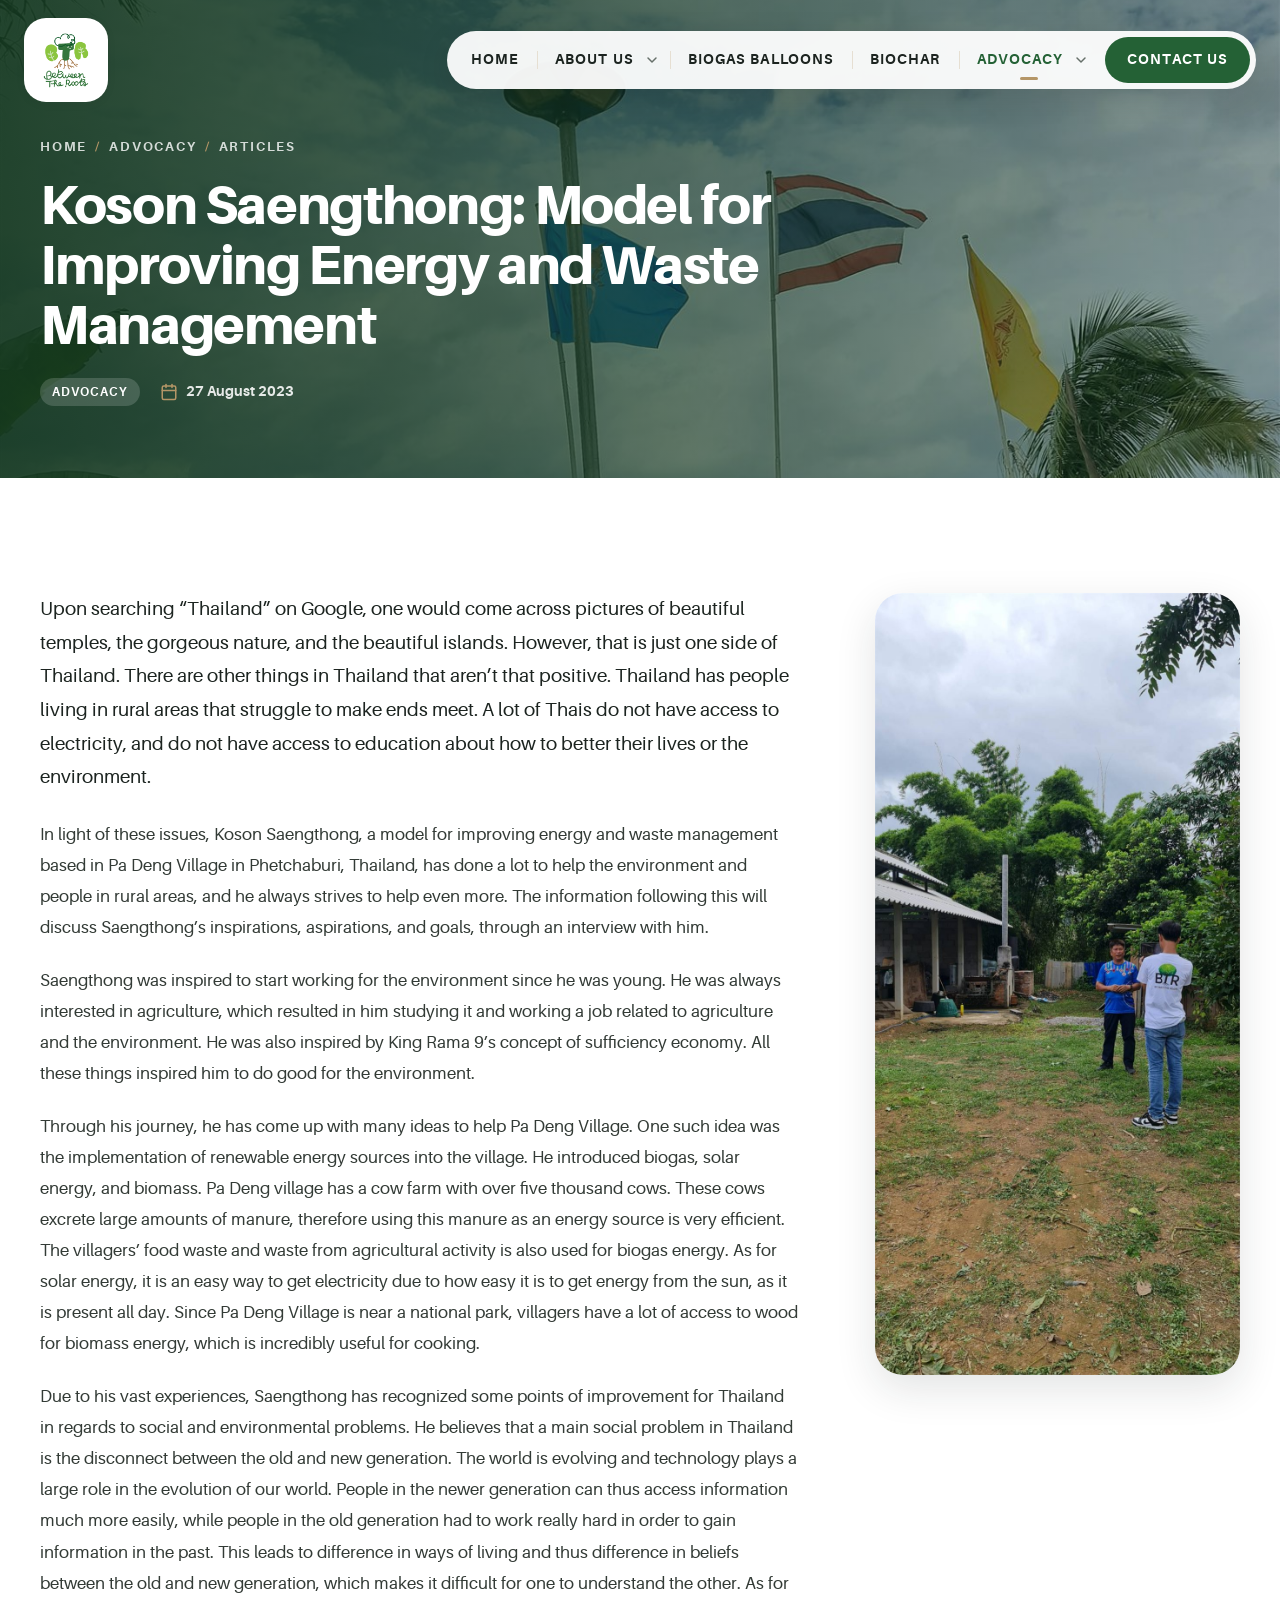
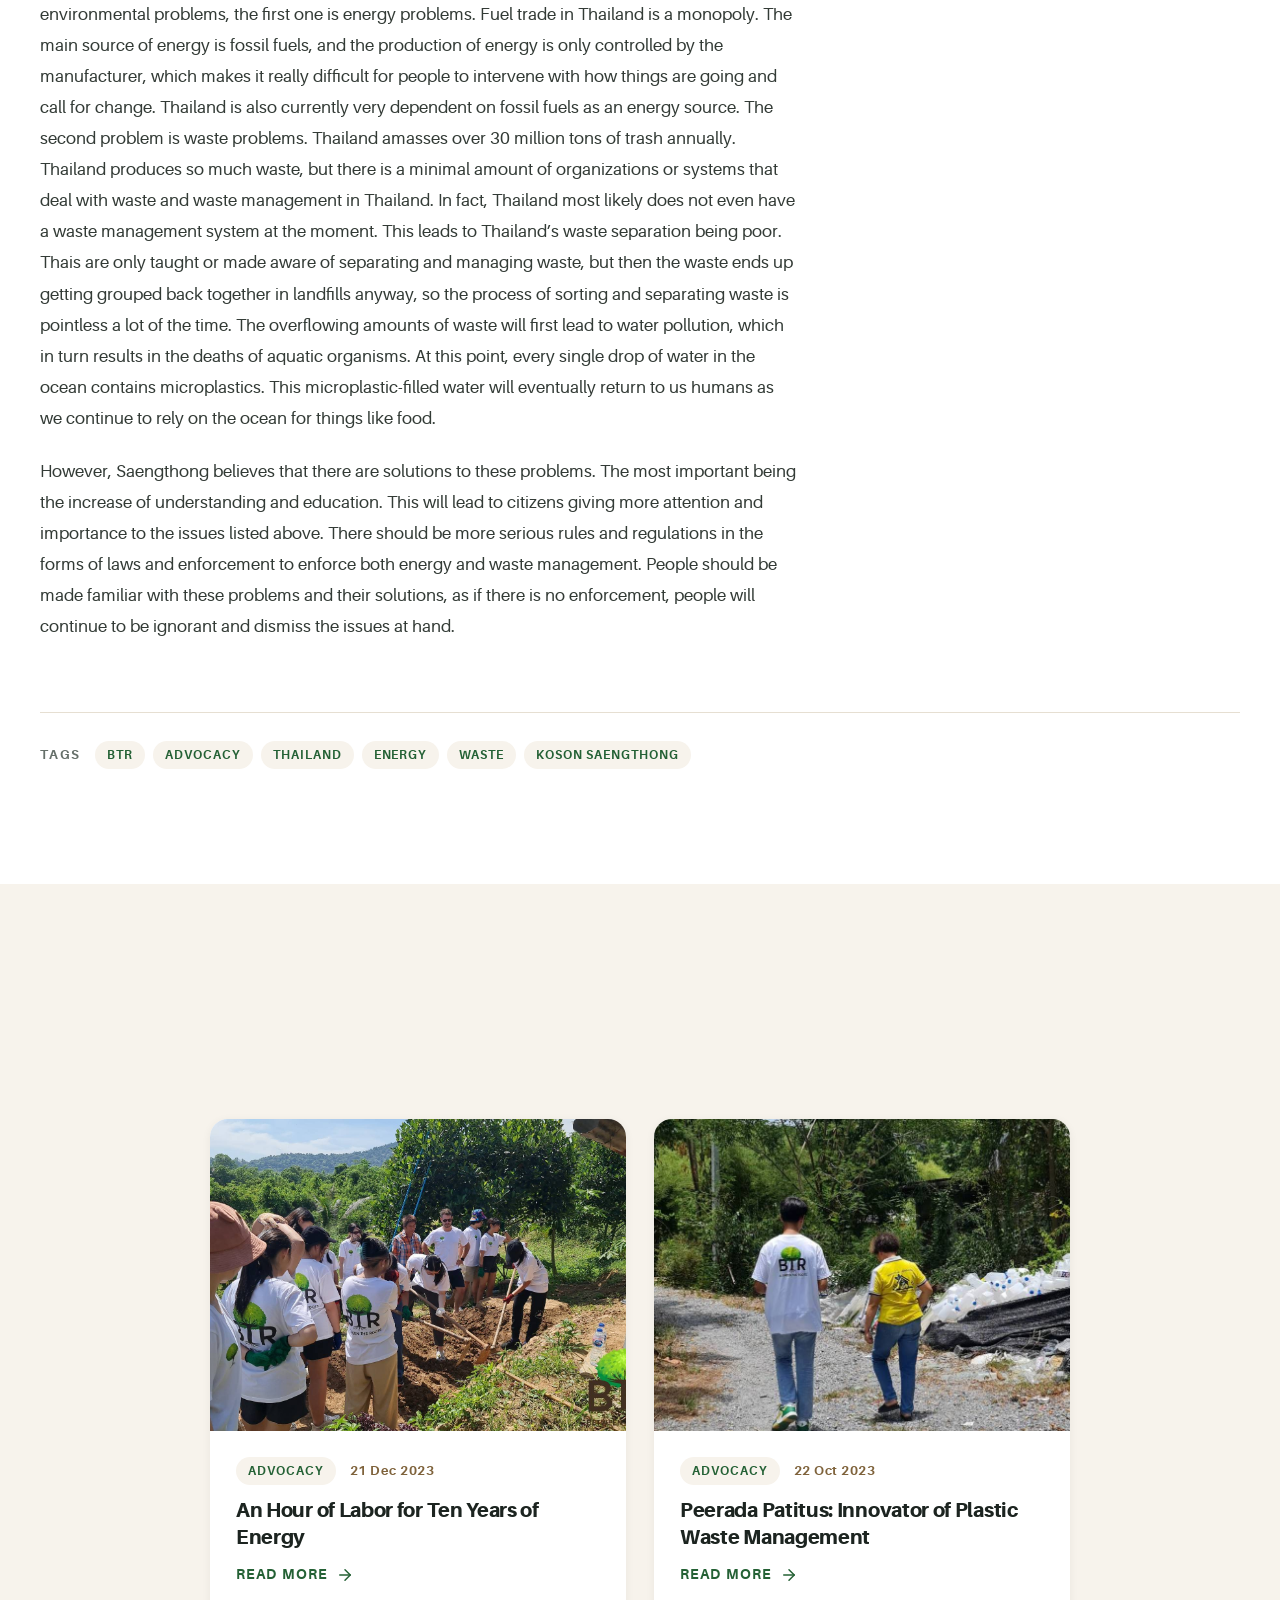
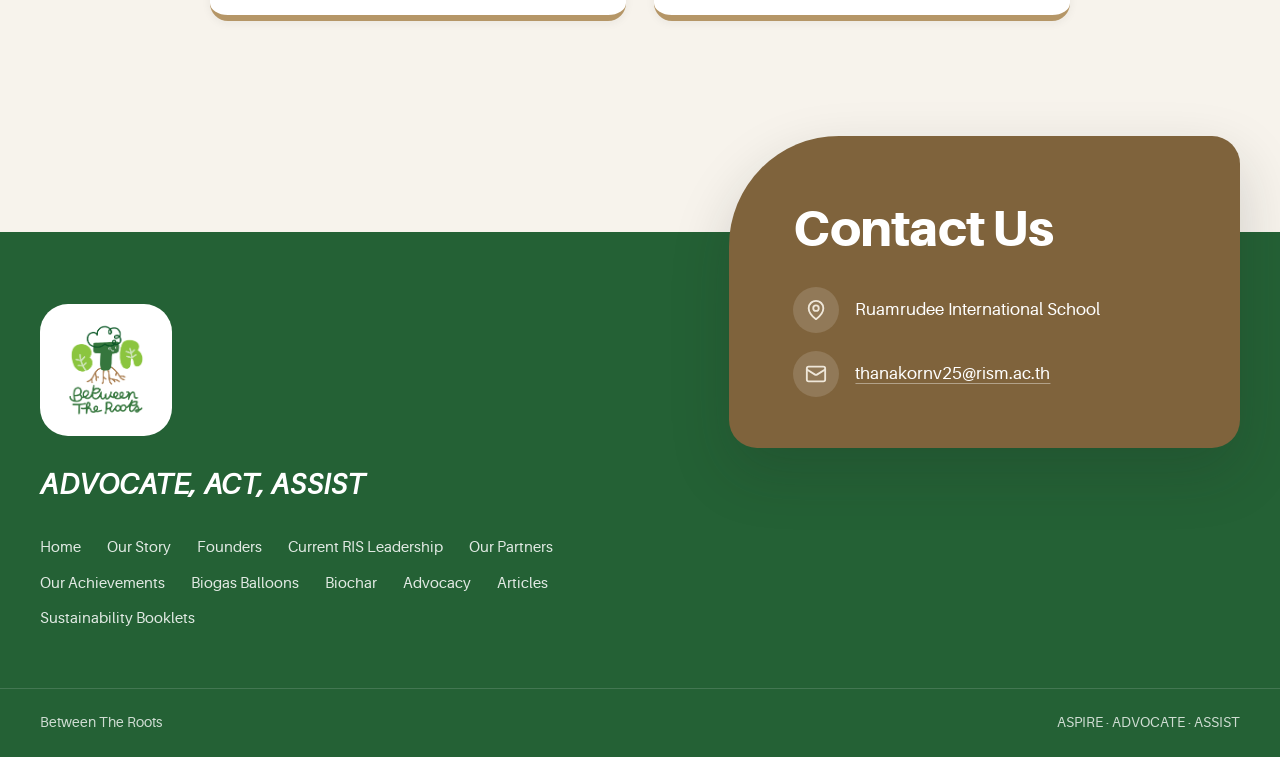
<file: article-koson-saengthong.html>
<!DOCTYPE html>
<html lang="en">
<head>
  <meta charset="utf-8">
  <meta name="viewport" content="width=device-width, initial-scale=1">
  <title>Koson Saengthong: Model for Improving Energy and Waste Management | Between The Roots</title>
  <meta name="description" content="An interview between Gunn and Mr Koson, where the latter discusses energy and waste management in Thailand.">
  <meta name="theme-color" content="#246135">
  <link rel="icon" href="assets/images/favicon.png">
  <link rel="stylesheet" href="assets/css/styles.css">
  <script src="assets/js/layout.js"></script>
  <script src="assets/js/main.js" defer></script>
</head>
<body data-page="articles">
  <script>BTRLayout.header()</script>

  <main id="main">
    <section class="page-hero page-hero--article">
      <div class="page-hero__bg"><img src="assets/images/article-koson-thumb.jpg" alt="" width="1350" height="1800" style="object-position: center 30%;"></div>
      <div class="container">
        <nav aria-label="Breadcrumb"><ol class="breadcrumb"><li><a href="index.html">Home</a></li><li><a href="advocacy.html">Advocacy</a></li><li><a href="articles.html">Articles</a></li></ol></nav>
        <h1>Koson Saengthong: Model for Improving Energy and Waste Management</h1>
        <div class="meta-row">
          <span class="chip">Advocacy</span>
          <span><svg viewBox="0 0 24 24" fill="none" stroke="currentColor" stroke-width="2" stroke-linecap="round" stroke-linejoin="round" aria-hidden="true"><rect width="18" height="18" x="3" y="4" rx="2"/><path d="M16 2v4"/><path d="M8 2v4"/><path d="M3 10h18"/></svg><time datetime="2023-08-27">27 August 2023</time></span>
        </div>
      </div>
    </section>

    <section class="section">
      <div class="container">
        <div class="split split--top split--article">
          <div class="prose" data-reveal>
            <p class="lead" style="color: var(--ink);">Upon searching “Thailand” on Google, one would come across pictures of beautiful temples, the gorgeous nature, and the beautiful islands. However, that is just one side of Thailand. There are other things in Thailand that aren’t that positive. Thailand has people living in rural areas that struggle to make ends meet. A lot of Thais do not have access to electricity, and do not have access to education about how to better their lives or the environment.</p>
            <p>In light of these issues, Koson Saengthong, a model for improving energy and waste management based in Pa Deng Village in Phetchaburi, Thailand, has done a lot to help the environment and people in rural areas, and he always strives to help even more. The information following this will discuss Saengthong’s inspirations, aspirations, and goals, through an interview with him.</p>
            <p>Saengthong was inspired to start working for the environment since he was young. He was always interested in agriculture, which resulted in him studying it and working a job related to agriculture and the environment. He was also inspired by King Rama 9’s concept of sufficiency economy. All these things inspired him to do good for the environment.</p>
            <p>Through his journey, he has come up with many ideas to help Pa Deng Village. One such idea was the implementation of renewable energy sources into the village. He introduced biogas, solar energy, and biomass. Pa Deng village has a cow farm with over five thousand cows. These cows excrete large amounts of manure, therefore using this manure as an energy source is very efficient. The villagers’ food waste and waste from agricultural activity is also used for biogas energy. As for solar energy, it is an easy way to get electricity due to how easy it is to get energy from the sun, as it is present all day. Since Pa Deng Village is near a national park, villagers have a lot of access to wood for biomass energy, which is incredibly useful for cooking.</p>
            <p>Due to his vast experiences, Saengthong has recognized some points of improvement for Thailand in regards to social and environmental problems. He believes that a main social problem in Thailand is the disconnect between the old and new generation. The world is evolving and technology plays a large role in the evolution of our world. People in the newer generation can thus access information much more easily, while people in the old generation had to work really hard in order to gain information in the past. This leads to difference in ways of living and thus difference in beliefs between the old and new generation, which makes it difficult for one to understand the other. As for environmental problems, the first one is energy problems. Fuel trade in Thailand is a monopoly. The main source of energy is fossil fuels, and the production of energy is only controlled by the manufacturer, which makes it really difficult for people to intervene with how things are going and call for change. Thailand is also currently very dependent on fossil fuels as an energy source. The second problem is waste problems. Thailand amasses over 30 million tons of trash annually. Thailand produces so much waste, but there is a minimal amount of organizations or systems that deal with waste and waste management in Thailand. In fact, Thailand most likely does not even have a waste management system at the moment. This leads to Thailand’s waste separation being poor. Thais are only taught or made aware of separating and managing waste, but then the waste ends up getting grouped back together in landfills anyway, so the process of sorting and separating waste is pointless a lot of the time. The overflowing amounts of waste will first lead to water pollution, which in turn results in the deaths of aquatic organisms. At this point, every single drop of water in the ocean contains microplastics. This microplastic-filled water will eventually return to us humans as we continue to rely on the ocean for things like food.</p>
            <p>However, Saengthong believes that there are solutions to these problems. The most important being the increase of understanding and education. This will lead to citizens giving more attention and importance to the issues listed above. There should be more serious rules and regulations in the forms of laws and enforcement to enforce both energy and waste management. People should be made familiar with these problems and their solutions, as if there is no enforcement, people will continue to be ignorant and dismiss the issues at hand.</p>
          </div>
          <div class="sticky-media" data-reveal data-reveal-delay="1">
            <button class="zoom" type="button" data-zoom><img src="assets/images/article-koson.jpg" alt="Two people standing in a yard at Pa Deng Village" width="840" height="1800" loading="lazy"></button>
          </div>
        </div>

        <div class="tags" data-reveal>
          <span class="tags__label">Tags</span>
          <span class="chip">BTR</span><span class="chip">Advocacy</span><span class="chip">Thailand</span><span class="chip">Energy</span><span class="chip">Waste</span><span class="chip">Koson Saengthong</span>
        </div>
      </div>
    </section>

    <section class="section section--cream">
      <div class="container">
        <div class="section-head" data-reveal><h2 class="section-title">More Articles</h2></div>
        <div class="card-grid card-grid--two">
          <a class="card" href="article-an-hour-of-labor.html" data-reveal>
            <div class="card__media"><img src="assets/images/article-hour-thumb.jpg" alt="" width="1705" height="960" loading="lazy"></div>
            <div class="card__body">
              <div class="card__meta"><span class="chip">Advocacy</span><time datetime="2023-12-21">21 Dec 2023</time></div>
              <h3>An Hour of Labor for Ten Years of Energy</h3>
              <span class="text-link">Read more <svg viewBox="0 0 24 24" fill="none" stroke="currentColor" stroke-width="2" stroke-linecap="round" stroke-linejoin="round" aria-hidden="true"><path d="M5 12h14"/><path d="m12 5 7 7-7 7"/></svg></span>
            </div>
          </a>
          <a class="card" href="article-peerada-patitus.html" data-reveal data-reveal-delay="1">
            <div class="card__media"><img src="assets/images/article-peerada-thumb.jpg" alt="" width="842" height="1019" loading="lazy"></div>
            <div class="card__body">
              <div class="card__meta"><span class="chip">Advocacy</span><time datetime="2023-10-22">22 Oct 2023</time></div>
              <h3>Peerada Patitus: Innovator of Plastic Waste Management</h3>
              <span class="text-link">Read more <svg viewBox="0 0 24 24" fill="none" stroke="currentColor" stroke-width="2" stroke-linecap="round" stroke-linejoin="round" aria-hidden="true"><path d="M5 12h14"/><path d="m12 5 7 7-7 7"/></svg></span>
            </div>
          </a>
        </div>
      </div>
    </section>
  </main>

  <script>BTRLayout.footer()</script>
</body>
</html>
</file>
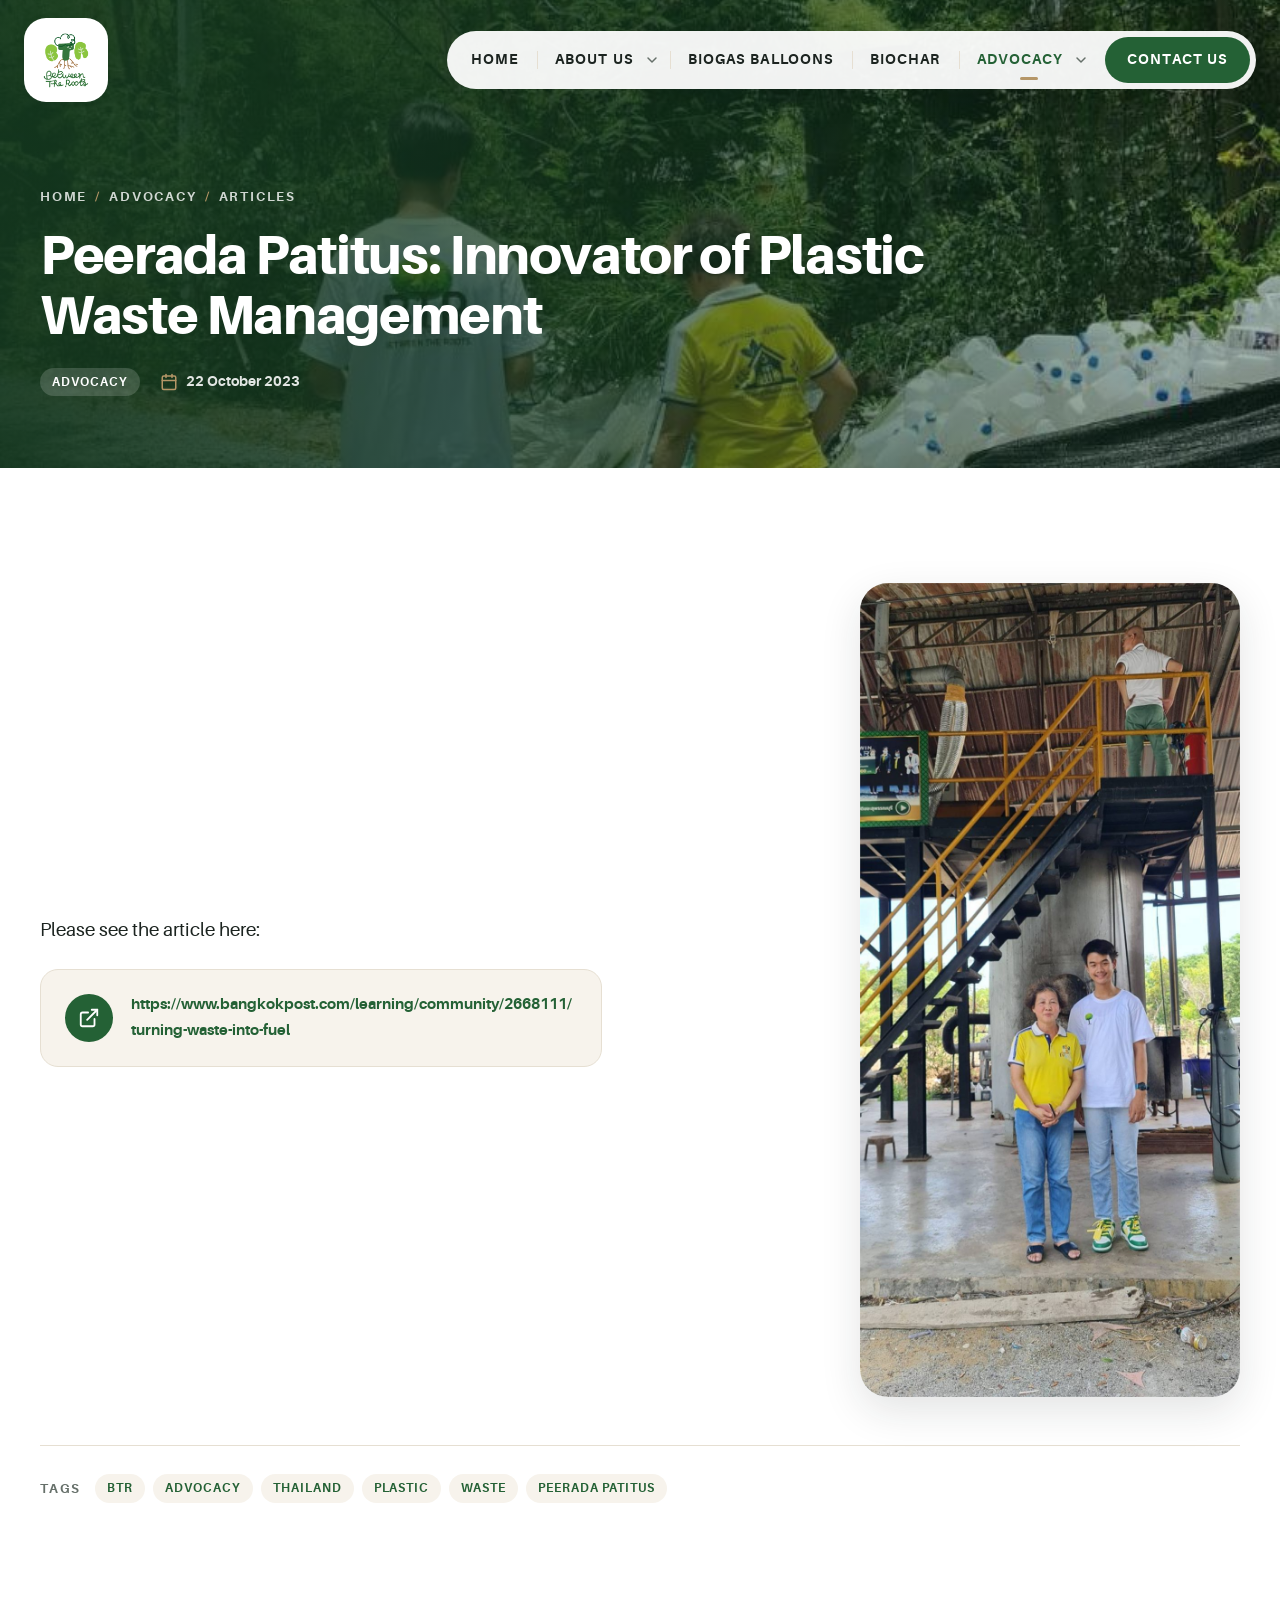
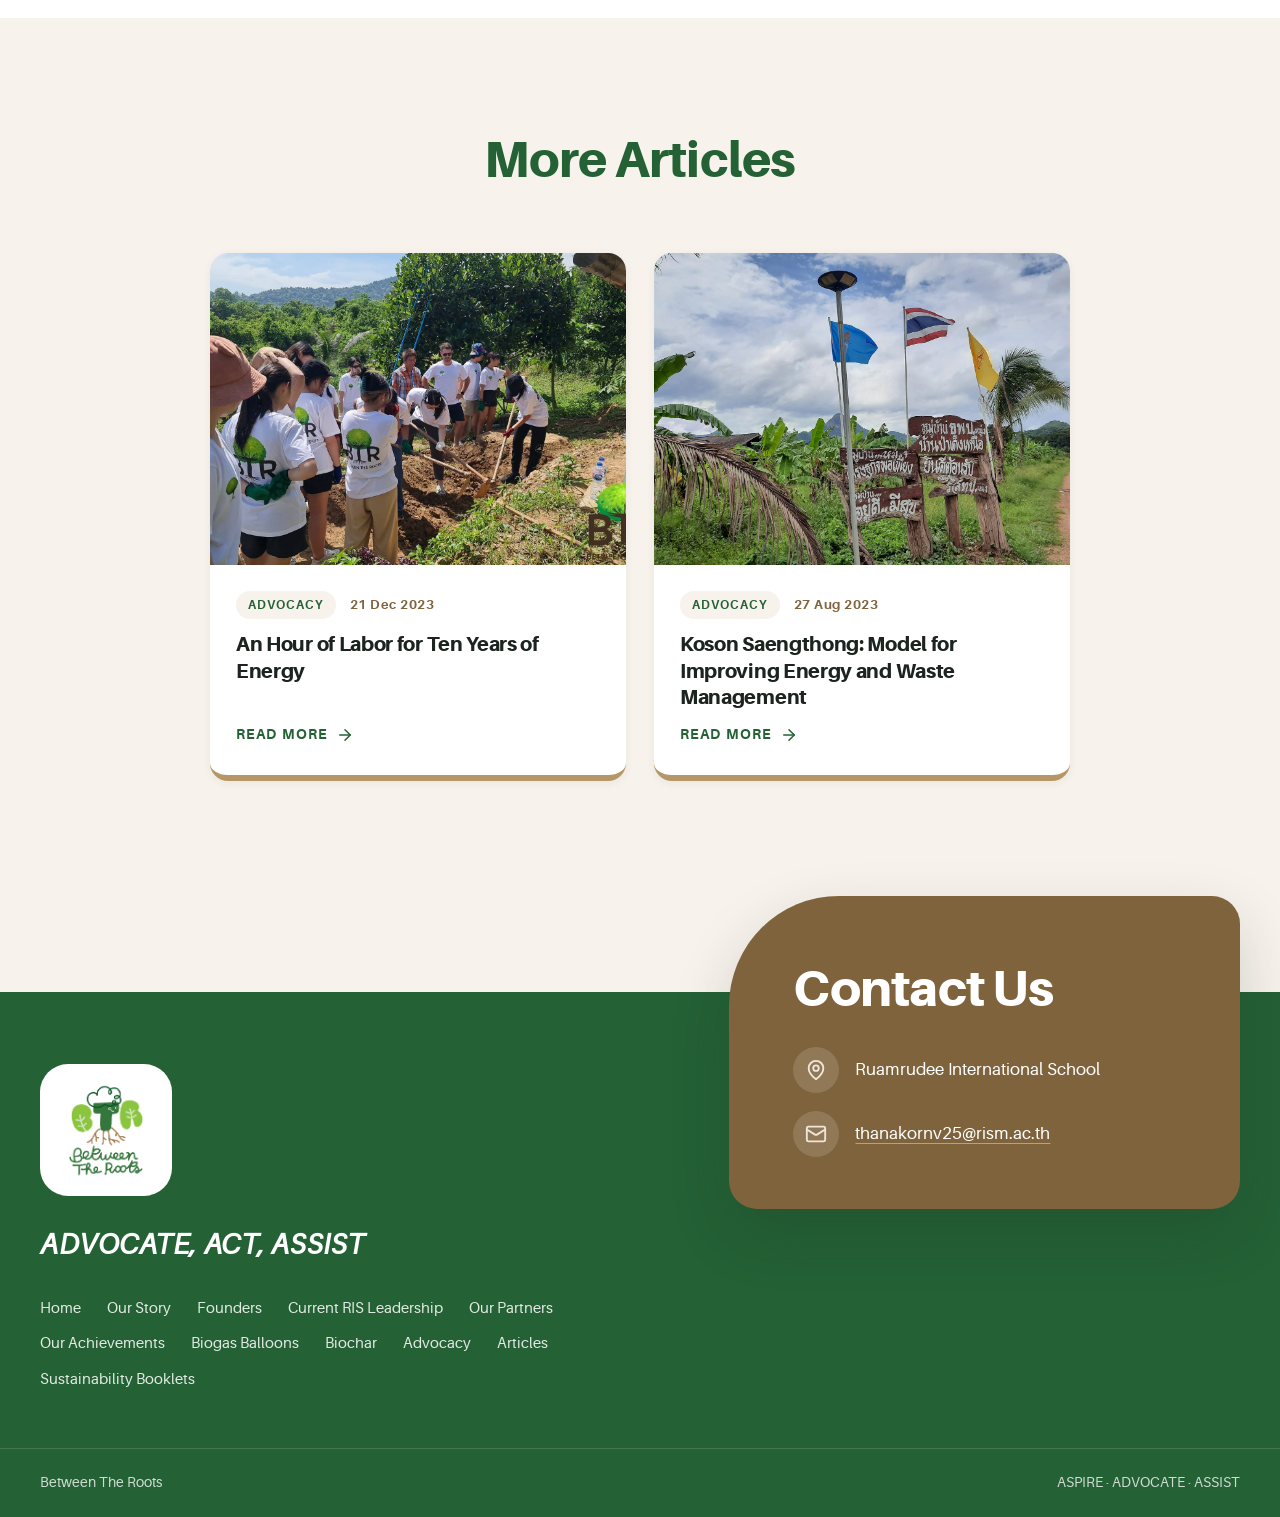
<file: article-peerada-patitus.html>
<!DOCTYPE html>
<html lang="en">
<head>
  <meta charset="utf-8">
  <meta name="viewport" content="width=device-width, initial-scale=1">
  <title>Peerada Patitus: Innovator of Plastic Waste Management | Between The Roots</title>
  <meta name="description" content="Peerada Patitus: Innovator of Plastic Waste Management.">
  <meta name="theme-color" content="#246135">
  <link rel="icon" href="assets/images/favicon.png">
  <link rel="stylesheet" href="assets/css/styles.css">
  <script src="assets/js/layout.js"></script>
  <script src="assets/js/main.js" defer></script>
</head>
<body data-page="articles">
  <script>BTRLayout.header()</script>

  <main id="main">
    <section class="page-hero page-hero--article">
      <div class="page-hero__bg"><img src="assets/images/article-peerada-thumb.jpg" alt="" width="842" height="1019"></div>
      <div class="container">
        <nav aria-label="Breadcrumb"><ol class="breadcrumb"><li><a href="index.html">Home</a></li><li><a href="advocacy.html">Advocacy</a></li><li><a href="articles.html">Articles</a></li></ol></nav>
        <h1>Peerada Patitus: Innovator of Plastic Waste Management</h1>
        <div class="meta-row">
          <span class="chip">Advocacy</span>
          <span><svg viewBox="0 0 24 24" fill="none" stroke="currentColor" stroke-width="2" stroke-linecap="round" stroke-linejoin="round" aria-hidden="true"><rect width="18" height="18" x="3" y="4" rx="2"/><path d="M16 2v4"/><path d="M8 2v4"/><path d="M3 10h18"/></svg><time datetime="2023-10-22">22 October 2023</time></span>
        </div>
      </div>
    </section>

    <section class="section">
      <div class="container">
        <div class="split">
          <div data-reveal>
            <p class="lead" style="color: var(--ink);">Please see the article here:</p>
            <a class="ext-link" href="https://www.bangkokpost.com/learning/community/2668111/turning-waste-into-fuel" target="_blank" rel="noopener">
              <span class="ext-link__icon"><svg viewBox="0 0 24 24" fill="none" stroke="currentColor" stroke-width="2" stroke-linecap="round" stroke-linejoin="round" aria-hidden="true"><path d="M15 3h6v6"/><path d="M10 14 21 3"/><path d="M18 13v6a2 2 0 0 1-2 2H5a2 2 0 0 1-2-2V8a2 2 0 0 1 2-2h6"/></svg></span>
              <span class="ext-link__url">https://www.bangkokpost.com/learning/community/2668111/turning-waste-into-fuel</span>
            </a>
          </div>
          <div class="tall-media" data-reveal data-reveal-delay="1">
            <button class="zoom" type="button" data-zoom><img src="assets/images/article-peerada.jpg" alt="Two people standing in front of a plastic waste-to-fuel plant" width="840" height="1800" loading="lazy"></button>
          </div>
        </div>

        <div class="tags" data-reveal>
          <span class="tags__label">Tags</span>
          <span class="chip">BTR</span><span class="chip">Advocacy</span><span class="chip">Thailand</span><span class="chip">Plastic</span><span class="chip">Waste</span><span class="chip">Peerada Patitus</span>
        </div>
      </div>
    </section>

    <section class="section section--cream">
      <div class="container">
        <div class="section-head" data-reveal><h2 class="section-title">More Articles</h2></div>
        <div class="card-grid card-grid--two">
          <a class="card" href="article-an-hour-of-labor.html" data-reveal>
            <div class="card__media"><img src="assets/images/article-hour-thumb.jpg" alt="" width="1705" height="960" loading="lazy"></div>
            <div class="card__body">
              <div class="card__meta"><span class="chip">Advocacy</span><time datetime="2023-12-21">21 Dec 2023</time></div>
              <h3>An Hour of Labor for Ten Years of Energy</h3>
              <span class="text-link">Read more <svg viewBox="0 0 24 24" fill="none" stroke="currentColor" stroke-width="2" stroke-linecap="round" stroke-linejoin="round" aria-hidden="true"><path d="M5 12h14"/><path d="m12 5 7 7-7 7"/></svg></span>
            </div>
          </a>
          <a class="card" href="article-koson-saengthong.html" data-reveal data-reveal-delay="1">
            <div class="card__media"><img src="assets/images/article-koson-thumb.jpg" alt="" width="1350" height="1800" loading="lazy"></div>
            <div class="card__body">
              <div class="card__meta"><span class="chip">Advocacy</span><time datetime="2023-08-27">27 Aug 2023</time></div>
              <h3>Koson Saengthong: Model for Improving Energy and Waste Management</h3>
              <span class="text-link">Read more <svg viewBox="0 0 24 24" fill="none" stroke="currentColor" stroke-width="2" stroke-linecap="round" stroke-linejoin="round" aria-hidden="true"><path d="M5 12h14"/><path d="m12 5 7 7-7 7"/></svg></span>
            </div>
          </a>
        </div>
      </div>
    </section>
  </main>

  <script>BTRLayout.footer()</script>
</body>
</html>
</file>
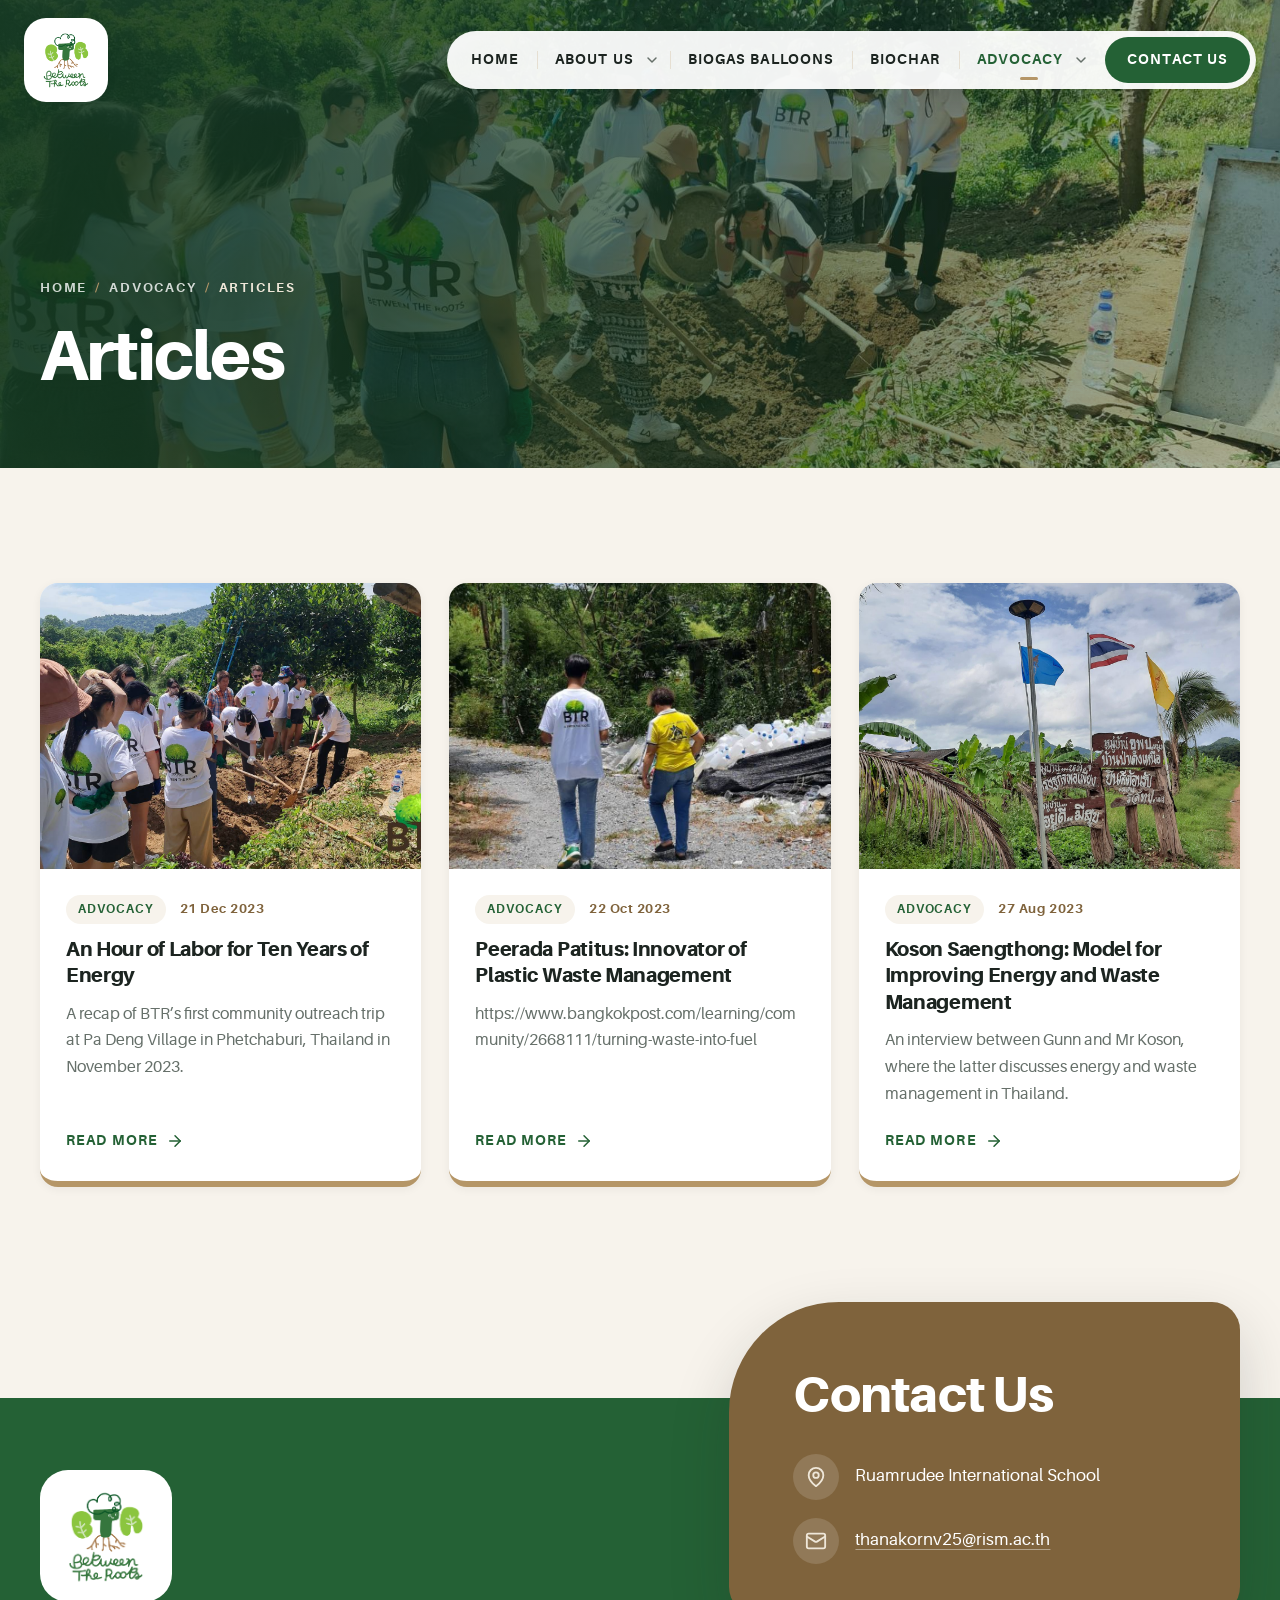
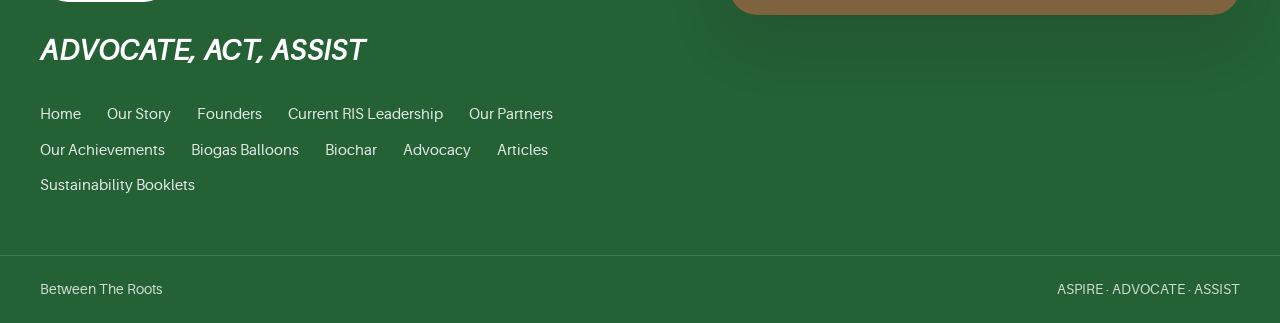
<file: articles.html>
<!DOCTYPE html>
<html lang="en">
<head>
  <meta charset="utf-8">
  <meta name="viewport" content="width=device-width, initial-scale=1">
  <title>Articles | Between The Roots</title>
  <meta name="description" content="Articles from the Between The Roots Advocacy Team.">
  <meta name="theme-color" content="#246135">
  <link rel="icon" href="assets/images/favicon.png">
  <link rel="stylesheet" href="assets/css/styles.css">
  <script src="assets/js/layout.js"></script>
  <script src="assets/js/main.js" defer></script>
</head>
<body data-page="articles">
  <script>BTRLayout.header()</script>

  <main id="main">
    <section class="page-hero">
      <div class="page-hero__bg"><img src="assets/images/hero.jpg" alt="" width="1704" height="961"></div>
      <div class="container">
        <nav aria-label="Breadcrumb"><ol class="breadcrumb"><li><a href="index.html">Home</a></li><li><a href="advocacy.html">Advocacy</a></li><li aria-current="page">Articles</li></ol></nav>
        <h1>Articles</h1>
      </div>
    </section>

    <section class="section section--cream">
      <div class="container">
        <div class="card-grid">
          <a class="card" href="article-an-hour-of-labor.html" data-reveal>
            <div class="card__media"><img src="assets/images/article-hour-thumb.jpg" alt="" width="1705" height="960" loading="lazy"></div>
            <div class="card__body">
              <div class="card__meta"><span class="chip">Advocacy</span><time datetime="2023-12-21">21 Dec 2023</time></div>
              <h2 class="h3-like">An Hour of Labor for Ten Years of Energy</h2>
              <p>A recap of BTR’s first community outreach trip at Pa Deng Village in Phetchaburi, Thailand in November 2023.</p>
              <span class="text-link">Read more <svg viewBox="0 0 24 24" fill="none" stroke="currentColor" stroke-width="2" stroke-linecap="round" stroke-linejoin="round" aria-hidden="true"><path d="M5 12h14"/><path d="m12 5 7 7-7 7"/></svg></span>
            </div>
          </a>
          <a class="card" href="article-peerada-patitus.html" data-reveal data-reveal-delay="1">
            <div class="card__media"><img src="assets/images/article-peerada-thumb.jpg" alt="" width="842" height="1019" loading="lazy"></div>
            <div class="card__body">
              <div class="card__meta"><span class="chip">Advocacy</span><time datetime="2023-10-22">22 Oct 2023</time></div>
              <h2 class="h3-like">Peerada Patitus: Innovator of Plastic Waste Management</h2>
              <p>https://www.bangkokpost.com/learning/community/2668111/turning-waste-into-fuel</p>
              <span class="text-link">Read more <svg viewBox="0 0 24 24" fill="none" stroke="currentColor" stroke-width="2" stroke-linecap="round" stroke-linejoin="round" aria-hidden="true"><path d="M5 12h14"/><path d="m12 5 7 7-7 7"/></svg></span>
            </div>
          </a>
          <a class="card" href="article-koson-saengthong.html" data-reveal data-reveal-delay="2">
            <div class="card__media"><img src="assets/images/article-koson-thumb.jpg" alt="" width="1350" height="1800" loading="lazy"></div>
            <div class="card__body">
              <div class="card__meta"><span class="chip">Advocacy</span><time datetime="2023-08-27">27 Aug 2023</time></div>
              <h2 class="h3-like">Koson Saengthong: Model for Improving Energy and Waste Management</h2>
              <p>An interview between Gunn and Mr Koson, where the latter discusses energy and waste management in Thailand.</p>
              <span class="text-link">Read more <svg viewBox="0 0 24 24" fill="none" stroke="currentColor" stroke-width="2" stroke-linecap="round" stroke-linejoin="round" aria-hidden="true"><path d="M5 12h14"/><path d="m12 5 7 7-7 7"/></svg></span>
            </div>
          </a>
        </div>
      </div>
    </section>
  </main>

  <script>BTRLayout.footer()</script>
</body>
</html>
</file>
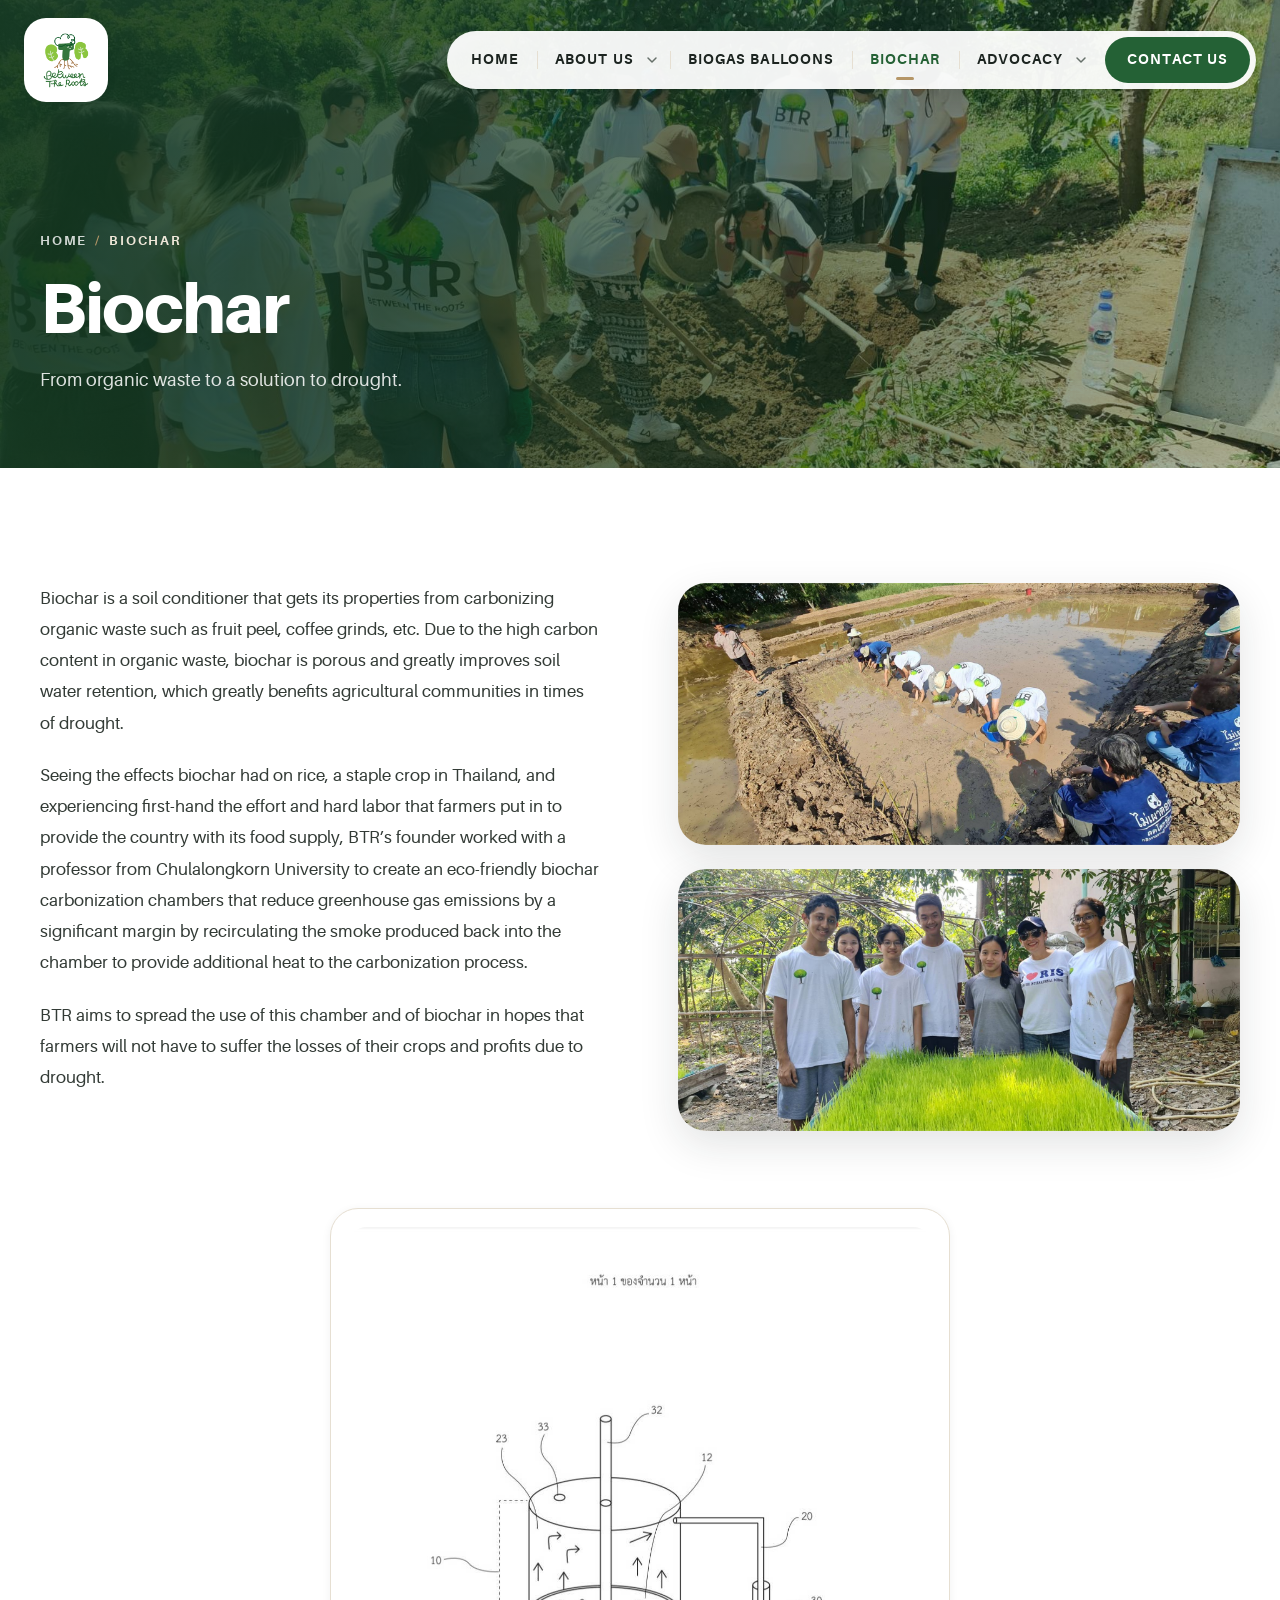
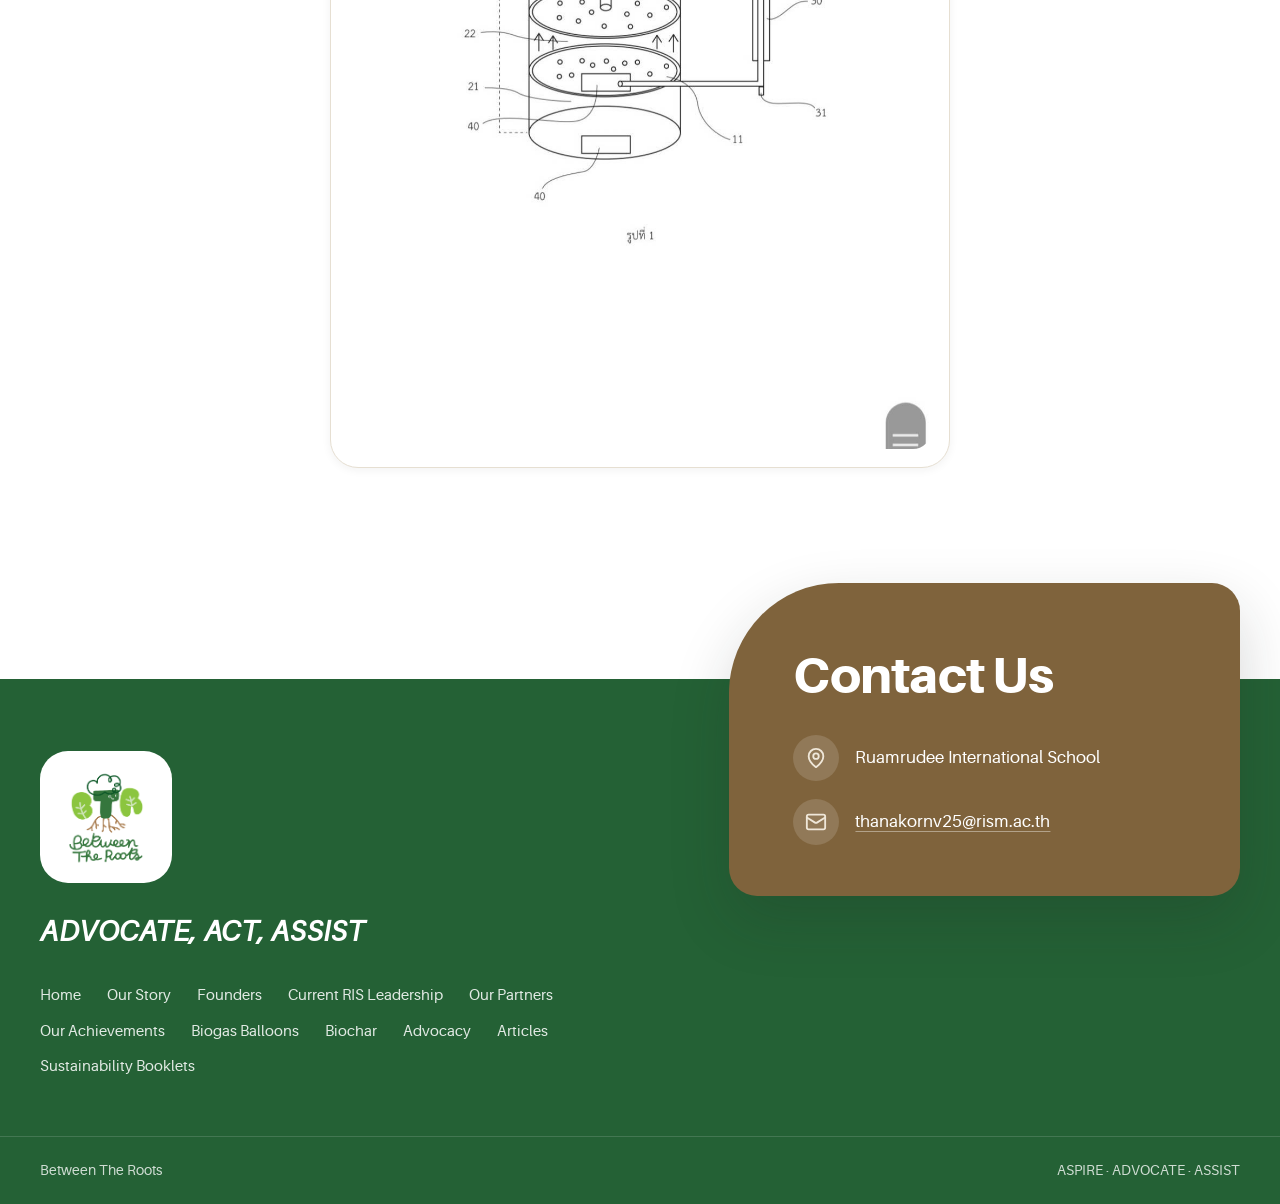
<file: biochar.html>
<!DOCTYPE html>
<html lang="en">
<head>
  <meta charset="utf-8">
  <meta name="viewport" content="width=device-width, initial-scale=1">
  <title>Biochar | Between The Roots</title>
  <meta name="description" content="From organic waste to a solution to drought. Biochar is a soil conditioner that gets its properties from carbonizing organic waste.">
  <meta name="theme-color" content="#246135">
  <link rel="icon" href="assets/images/favicon.png">
  <link rel="stylesheet" href="assets/css/styles.css">
  <script src="assets/js/layout.js"></script>
  <script src="assets/js/main.js" defer></script>
</head>
<body data-page="biochar">
  <script>BTRLayout.header()</script>

  <main id="main">
    <section class="page-hero">
      <div class="page-hero__bg"><img src="assets/images/hero.jpg" alt="" width="1704" height="961"></div>
      <div class="container">
        <nav aria-label="Breadcrumb"><ol class="breadcrumb"><li><a href="index.html">Home</a></li><li aria-current="page">Biochar</li></ol></nav>
        <h1>Biochar</h1>
        <p>From organic waste to a solution to drought.</p>
      </div>
    </section>

    <section class="section">
      <div class="container">
        <div class="split split--top">
          <div class="prose" data-reveal>
            <p>Biochar is a soil conditioner that gets its properties from carbonizing organic waste such as fruit peel, coffee grinds, etc. Due to the high carbon content in organic waste, biochar is porous and greatly improves soil water retention, which greatly benefits agricultural communities in times of drought.</p>
            <p>Seeing the effects biochar had on rice, a staple crop in Thailand, and experiencing first-hand the effort and hard labor that farmers put in to provide the country with its food supply, BTR’s founder worked with a professor from Chulalongkorn University to create an eco-friendly biochar carbonization chambers that reduce greenhouse gas emissions by a significant margin by recirculating the smoke produced back into the chamber to provide additional heat to the carbonization process.</p>
            <p>BTR aims to spread the use of this chamber and of biochar in hopes that farmers will not have to suffer the losses of their crops and profits due to drought.</p>
          </div>
          <div class="stack" data-reveal data-reveal-delay="1">
            <button class="zoom" type="button" data-zoom><img src="assets/images/biochar-1.jpg" alt="Planting rice seedlings in a flooded paddy" width="1800" height="840" loading="lazy"></button>
            <button class="zoom" type="button" data-zoom><img src="assets/images/biochar-2.jpg" alt="Students standing behind trays of rice seedlings" width="1800" height="840" loading="lazy"></button>
          </div>
        </div>

        <div class="poster-card" data-reveal>
          <button class="zoom" type="button" data-zoom><img src="assets/images/biochar-poster.jpg" alt="Technical drawing of the biochar carbonization chamber" width="1076" height="1520" loading="lazy"></button>
        </div>
      </div>
    </section>
  </main>

  <script>BTRLayout.footer()</script>
</body>
</html>
</file>
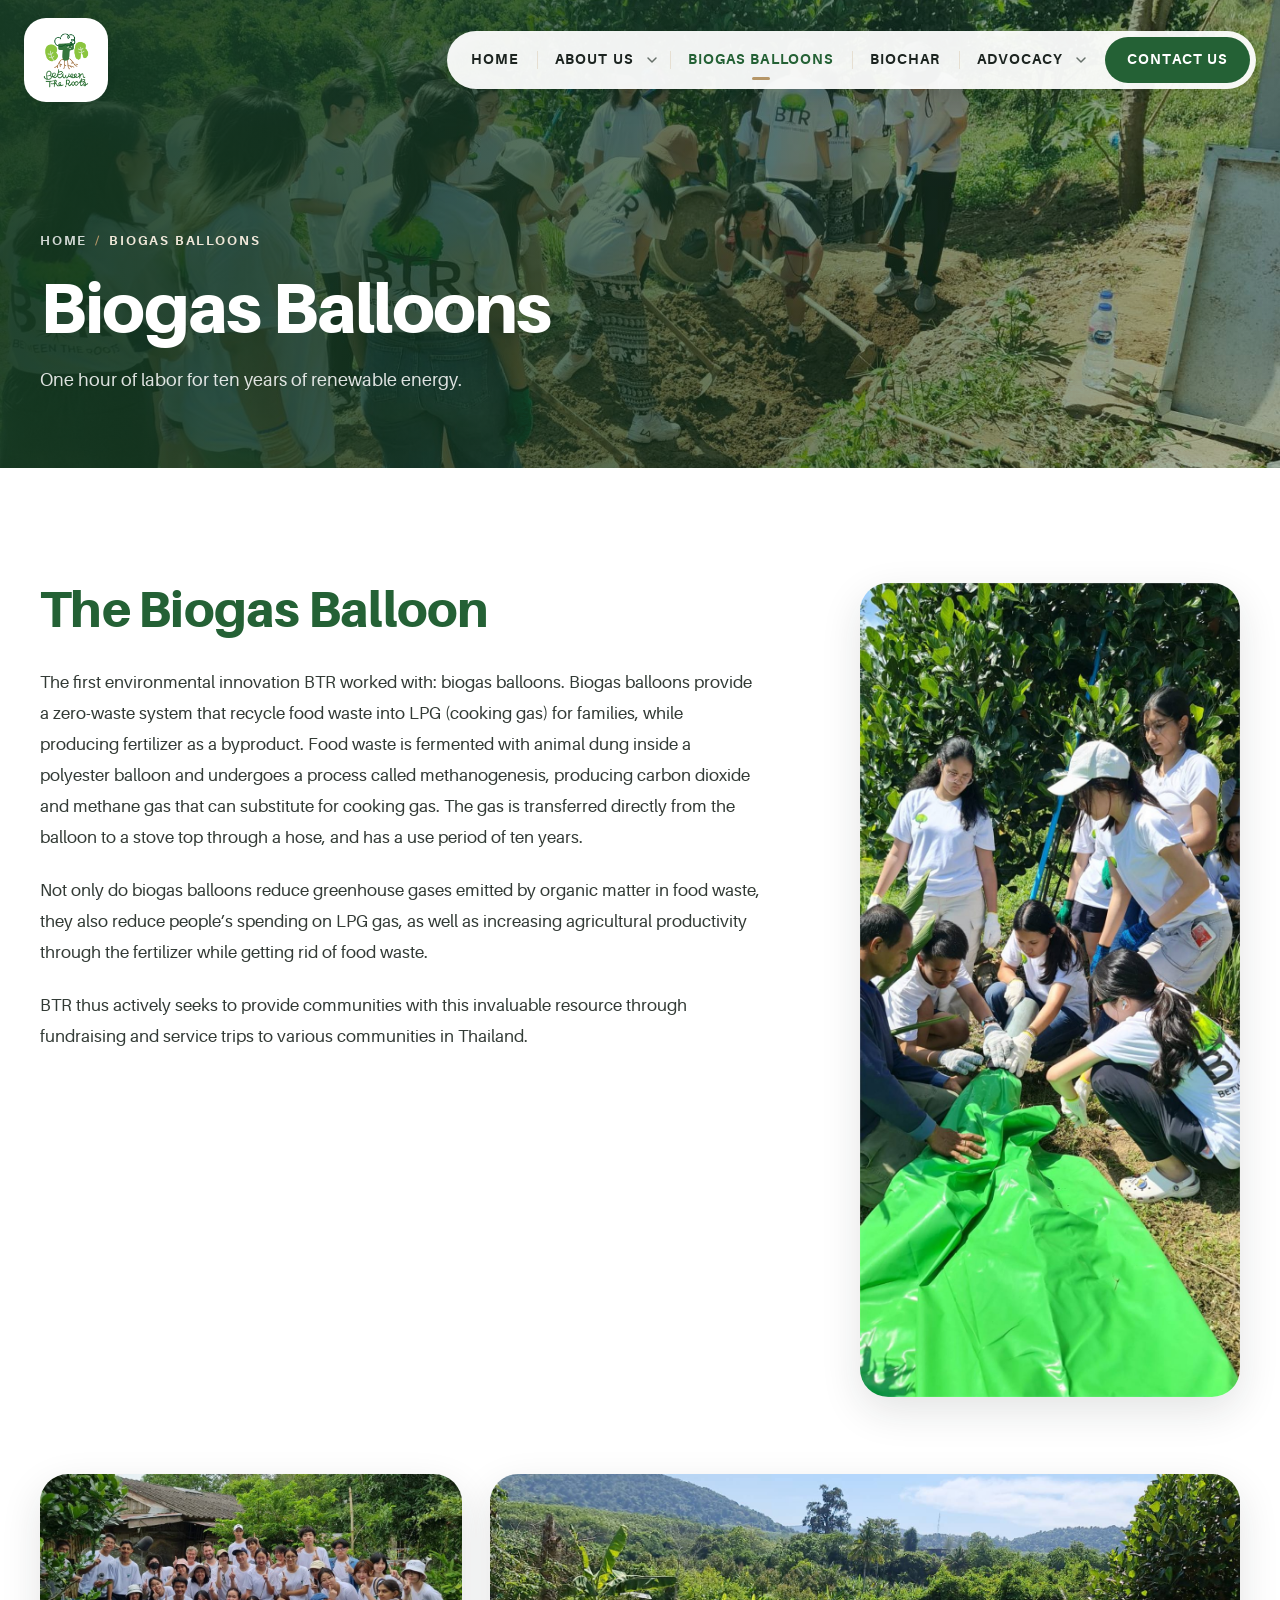
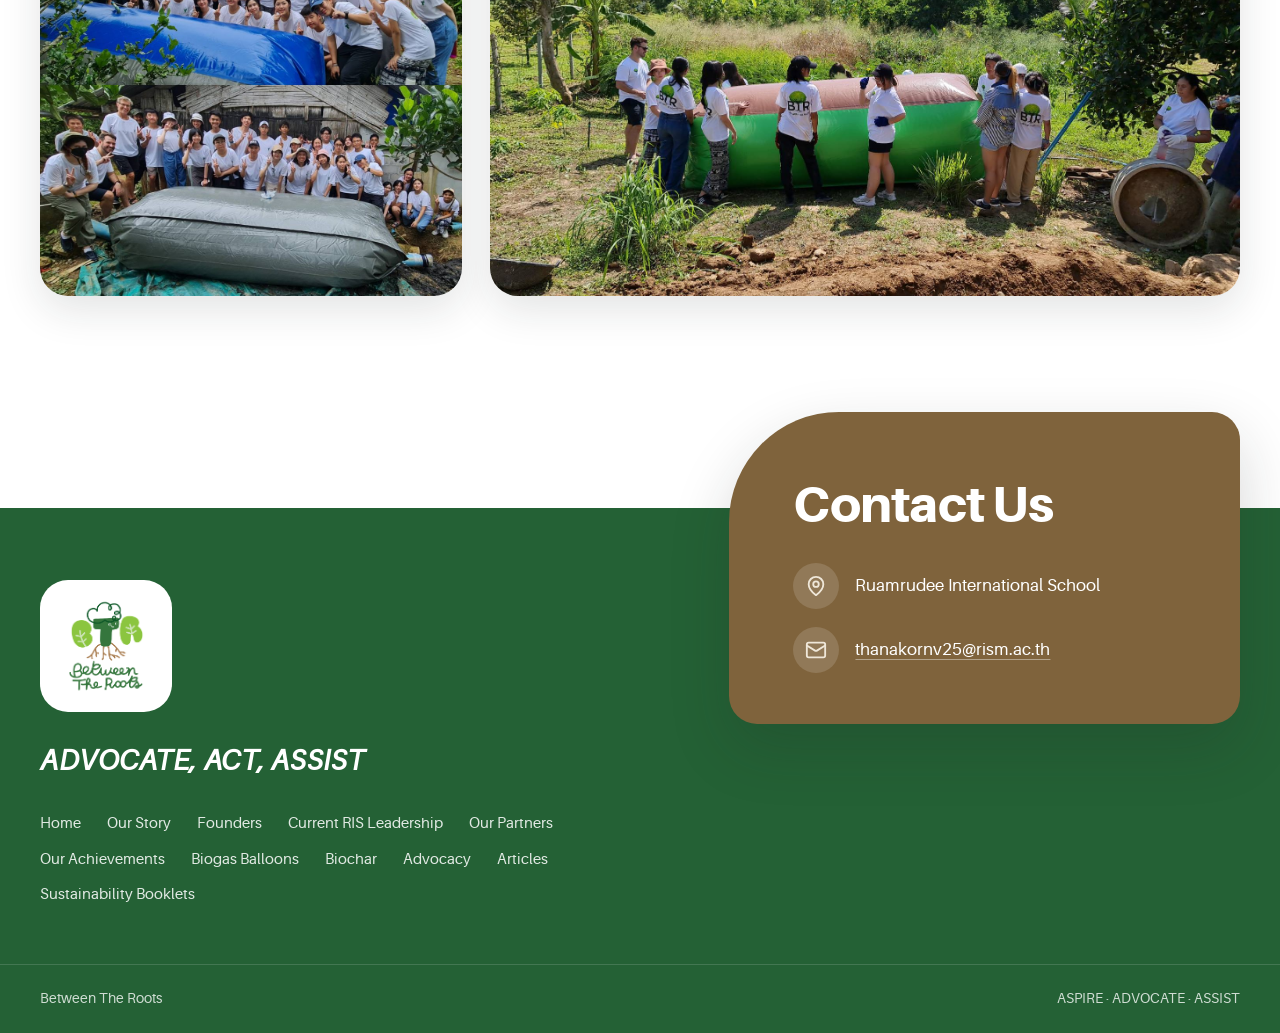
<file: biogas-balloons.html>
<!DOCTYPE html>
<html lang="en">
<head>
  <meta charset="utf-8">
  <meta name="viewport" content="width=device-width, initial-scale=1">
  <title>Biogas Balloons | Between The Roots</title>
  <meta name="description" content="One hour of labor for ten years of renewable energy. Biogas balloons provide a zero-waste system that recycle food waste into LPG (cooking gas) for families.">
  <meta name="theme-color" content="#246135">
  <link rel="icon" href="assets/images/favicon.png">
  <link rel="stylesheet" href="assets/css/styles.css">
  <script src="assets/js/layout.js"></script>
  <script src="assets/js/main.js" defer></script>
</head>
<body data-page="biogas-balloons">
  <script>BTRLayout.header()</script>

  <main id="main">
    <section class="page-hero">
      <div class="page-hero__bg"><img src="assets/images/hero.jpg" alt="" width="1704" height="961"></div>
      <div class="container">
        <nav aria-label="Breadcrumb"><ol class="breadcrumb"><li><a href="index.html">Home</a></li><li aria-current="page">Biogas Balloons</li></ol></nav>
        <h1>Biogas Balloons</h1>
        <p>One hour of labor for ten years of renewable energy.</p>
      </div>
    </section>

    <section class="section">
      <div class="container">
        <div class="split split--top split--tall">
          <div data-reveal>
            <h2 class="section-title" style="margin-bottom: 28px;">The Biogas Balloon</h2>
            <div class="prose">
              <p>The first environmental innovation BTR worked with: biogas balloons. Biogas balloons provide a zero-waste system that recycle food waste into LPG (cooking gas) for families, while producing fertilizer as a byproduct. Food waste is fermented with animal dung inside a polyester balloon and undergoes a process called methanogenesis, producing carbon dioxide and methane gas that can substitute for cooking gas. The gas is transferred directly from the balloon to a stove top through a hose, and has a use period of ten years.</p>
              <p>Not only do biogas balloons reduce greenhouse gases emitted by organic matter in food waste, they also reduce people’s spending on LPG gas, as well as increasing agricultural productivity through the fertilizer while getting rid of food waste.</p>
              <p>BTR thus actively seeks to provide communities with this invaluable resource through fundraising and service trips to various communities in Thailand.</p>
            </div>
          </div>
          <div class="tall-media" data-reveal data-reveal-delay="1">
            <button class="zoom" type="button" data-zoom><img src="assets/images/biogas-balloon-tall.jpg" alt="BTR members unrolling a green biogas balloon" width="840" height="1800" loading="lazy"></button>
          </div>
        </div>

        <div class="gallery-row gallery-row--square-wide">
          <button class="zoom" type="button" data-zoom data-reveal><img src="assets/images/biogas-post-2024.jpg" alt="BTR members posing with installed biogas balloons, 2024" width="1080" height="1080" loading="lazy"></button>
          <button class="zoom" type="button" data-zoom data-reveal data-reveal-delay="1"><img src="assets/images/biogas-wide.jpg" alt="BTR volunteers beside an installed biogas balloon in a rural garden" width="1705" height="960" loading="lazy"></button>
        </div>
      </div>
    </section>
  </main>

  <script>BTRLayout.footer()</script>
</body>
</html>
</file>
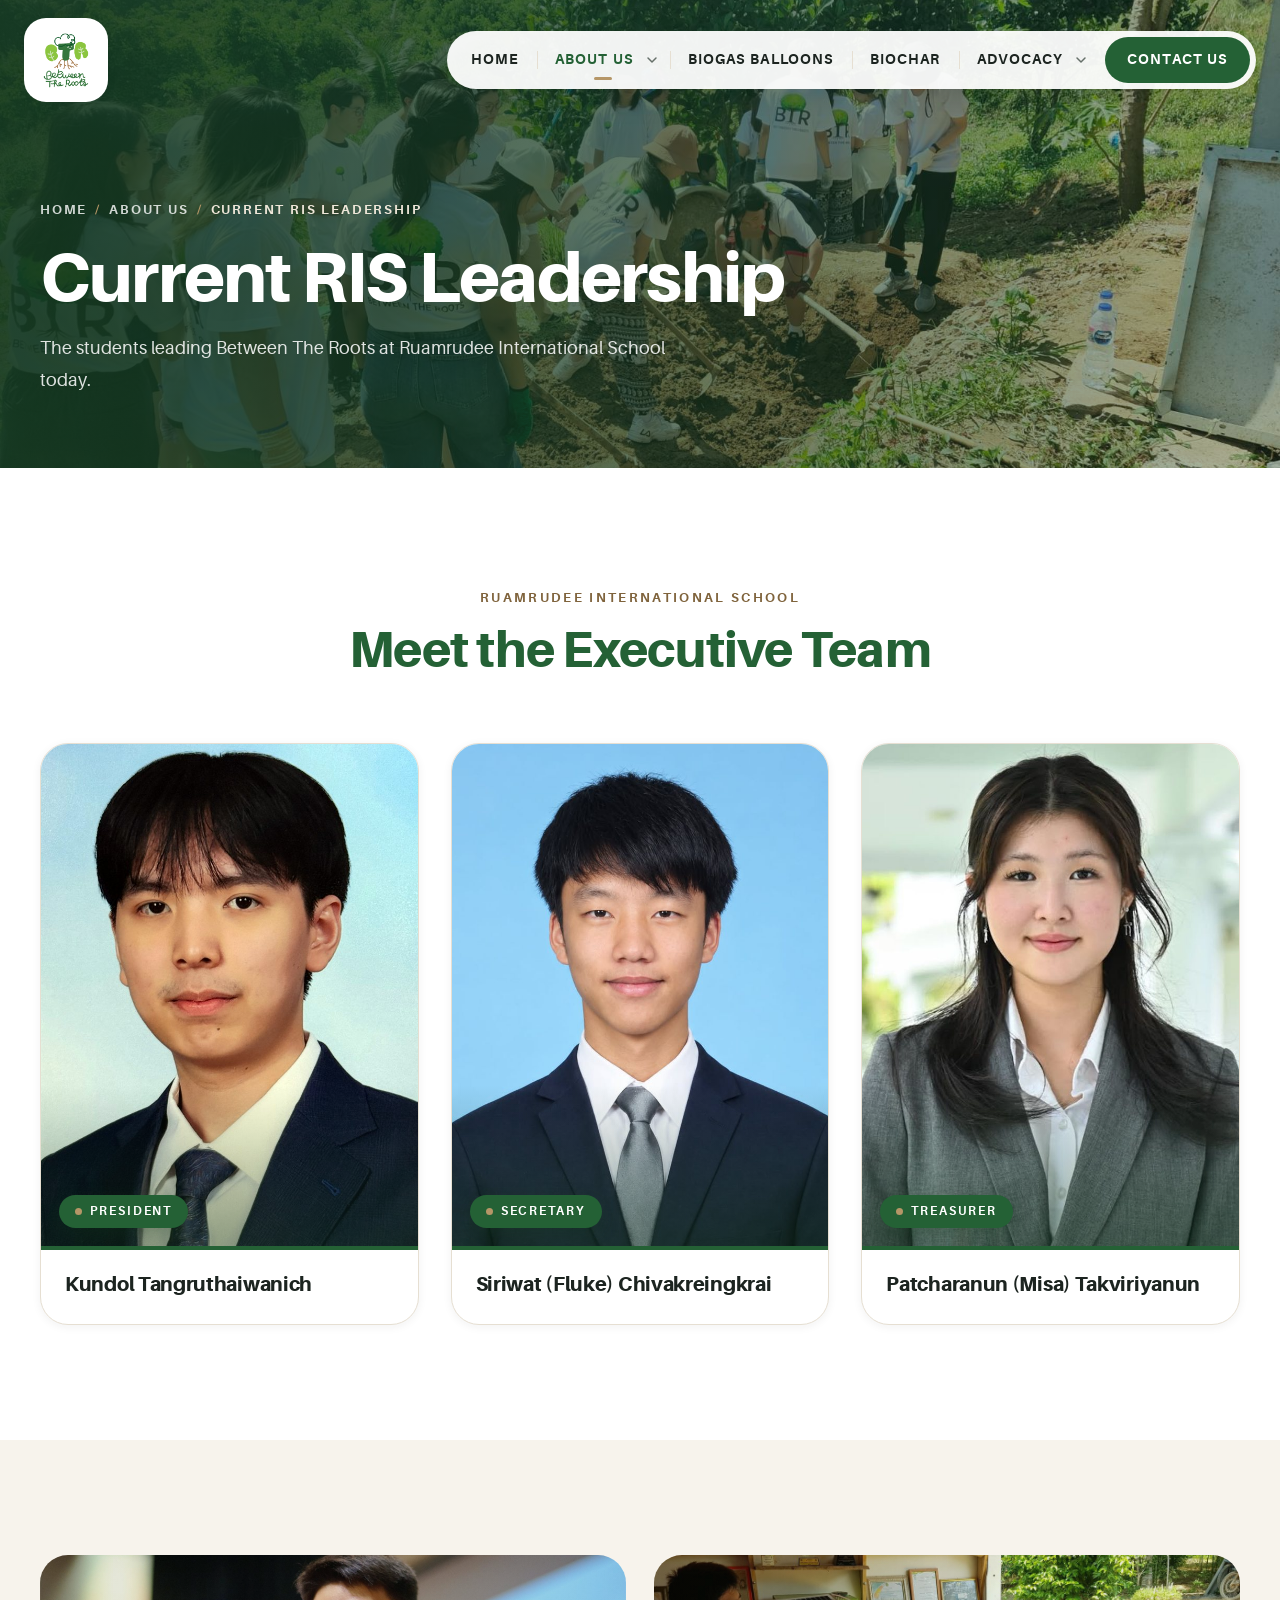
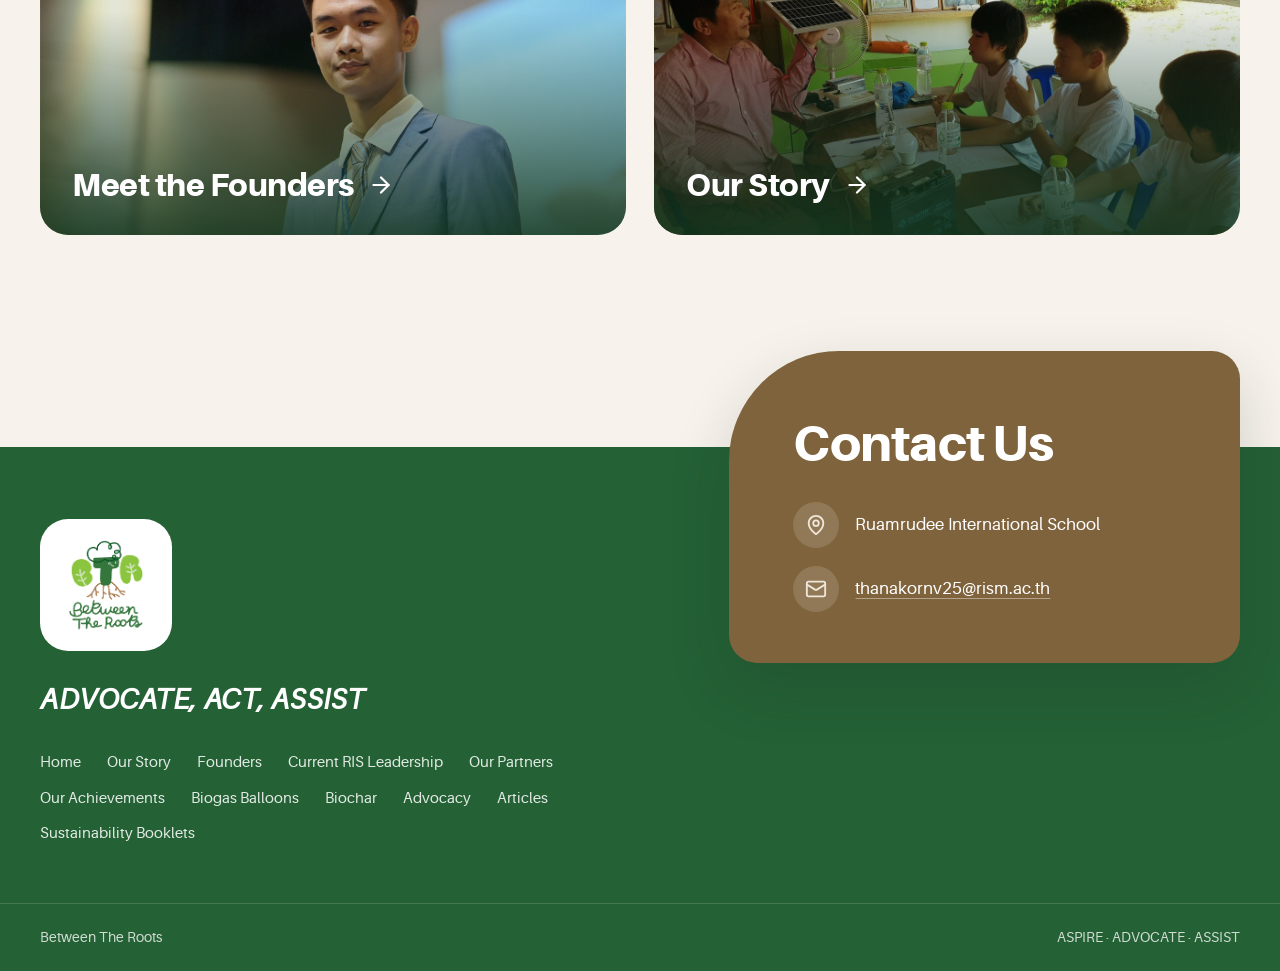
<file: current-ris-leadership.html>
<!DOCTYPE html>
<html lang="en">
<head>
  <meta charset="utf-8">
  <meta name="viewport" content="width=device-width, initial-scale=1">
  <title>Current RIS Leadership | Between The Roots</title>
  <meta name="description" content="Meet the students currently leading Between The Roots at Ruamrudee International School.">
  <meta name="theme-color" content="#246135">
  <link rel="icon" href="assets/images/favicon.png">
  <link rel="stylesheet" href="assets/css/styles.css">
  <script src="assets/js/layout.js"></script>
  <script src="assets/js/main.js" defer></script>
</head>
<body data-page="current-ris-leadership">
  <script>BTRLayout.header()</script>

  <main id="main">
    <section class="page-hero">
      <div class="page-hero__bg"><img src="assets/images/hero.jpg" alt="" width="1704" height="961"></div>
      <div class="container">
        <nav aria-label="Breadcrumb"><ol class="breadcrumb"><li><a href="index.html">Home</a></li><li><a href="our-story.html">About Us</a></li><li aria-current="page">Current RIS Leadership</li></ol></nav>
        <h1>Current RIS Leadership</h1>
        <p>The students leading Between The Roots at Ruamrudee International School today.</p>
      </div>
    </section>

    <section class="section">
      <div class="container">
        <div class="section-head" data-reveal>
          <span class="eyebrow">Ruamrudee International School</span>
          <h2 class="section-title">Meet the Executive Team</h2>
        </div>

        <ul class="leader-grid">
          <li data-reveal>
            <article class="leader">
              <div class="leader__photo">
                <img src="assets/images/team-kundol.jpg" alt="Kundol Tangruthaiwanich" width="720" height="960" loading="lazy">
                <span class="leader__role">President</span>
              </div>
              <div class="leader__body">
                <h3 class="leader__name">Kundol Tangruthaiwanich</h3>
              </div>
            </article>
          </li>
          <li data-reveal data-reveal-delay="1">
            <article class="leader">
              <div class="leader__photo">
                <img src="assets/images/team-fluke.jpg" alt="Siriwat (Fluke) Chivakreingkrai" width="720" height="960" loading="lazy">
                <span class="leader__role">Secretary</span>
              </div>
              <div class="leader__body">
                <h3 class="leader__name">Siriwat (Fluke) Chivakreingkrai</h3>
              </div>
            </article>
          </li>
          <li data-reveal data-reveal-delay="2">
            <article class="leader">
              <div class="leader__photo">
                <img src="assets/images/team-misa.jpg" alt="Patcharanun (Misa) Takviriyanun" width="720" height="960" loading="lazy">
                <span class="leader__role">Treasurer</span>
              </div>
              <div class="leader__body">
                <h3 class="leader__name">Patcharanun (Misa) Takviriyanun</h3>
              </div>
            </article>
          </li>
        </ul>
      </div>
    </section>

    <section class="section section--cream">
      <div class="container">
        <div class="link-tiles">
          <a class="link-tile" href="our-team.html" data-reveal>
            <img src="assets/images/team-founder.jpg" alt="" width="1800" height="1202" loading="lazy" style="object-position: 62% center;">
            <h3>Meet the Founders <svg viewBox="0 0 24 24" fill="none" stroke="currentColor" stroke-width="2" stroke-linecap="round" stroke-linejoin="round" aria-hidden="true"><path d="M5 12h14"/><path d="m12 5 7 7-7 7"/></svg></h3>
          </a>
          <a class="link-tile" href="our-story.html" data-reveal data-reveal-delay="1">
            <img src="assets/images/story-1.jpg" alt="" width="1280" height="960" loading="lazy">
            <h3>Our Story <svg viewBox="0 0 24 24" fill="none" stroke="currentColor" stroke-width="2" stroke-linecap="round" stroke-linejoin="round" aria-hidden="true"><path d="M5 12h14"/><path d="m12 5 7 7-7 7"/></svg></h3>
          </a>
        </div>
      </div>
    </section>
  </main>

  <script>BTRLayout.footer()</script>
</body>
</html>
</file>
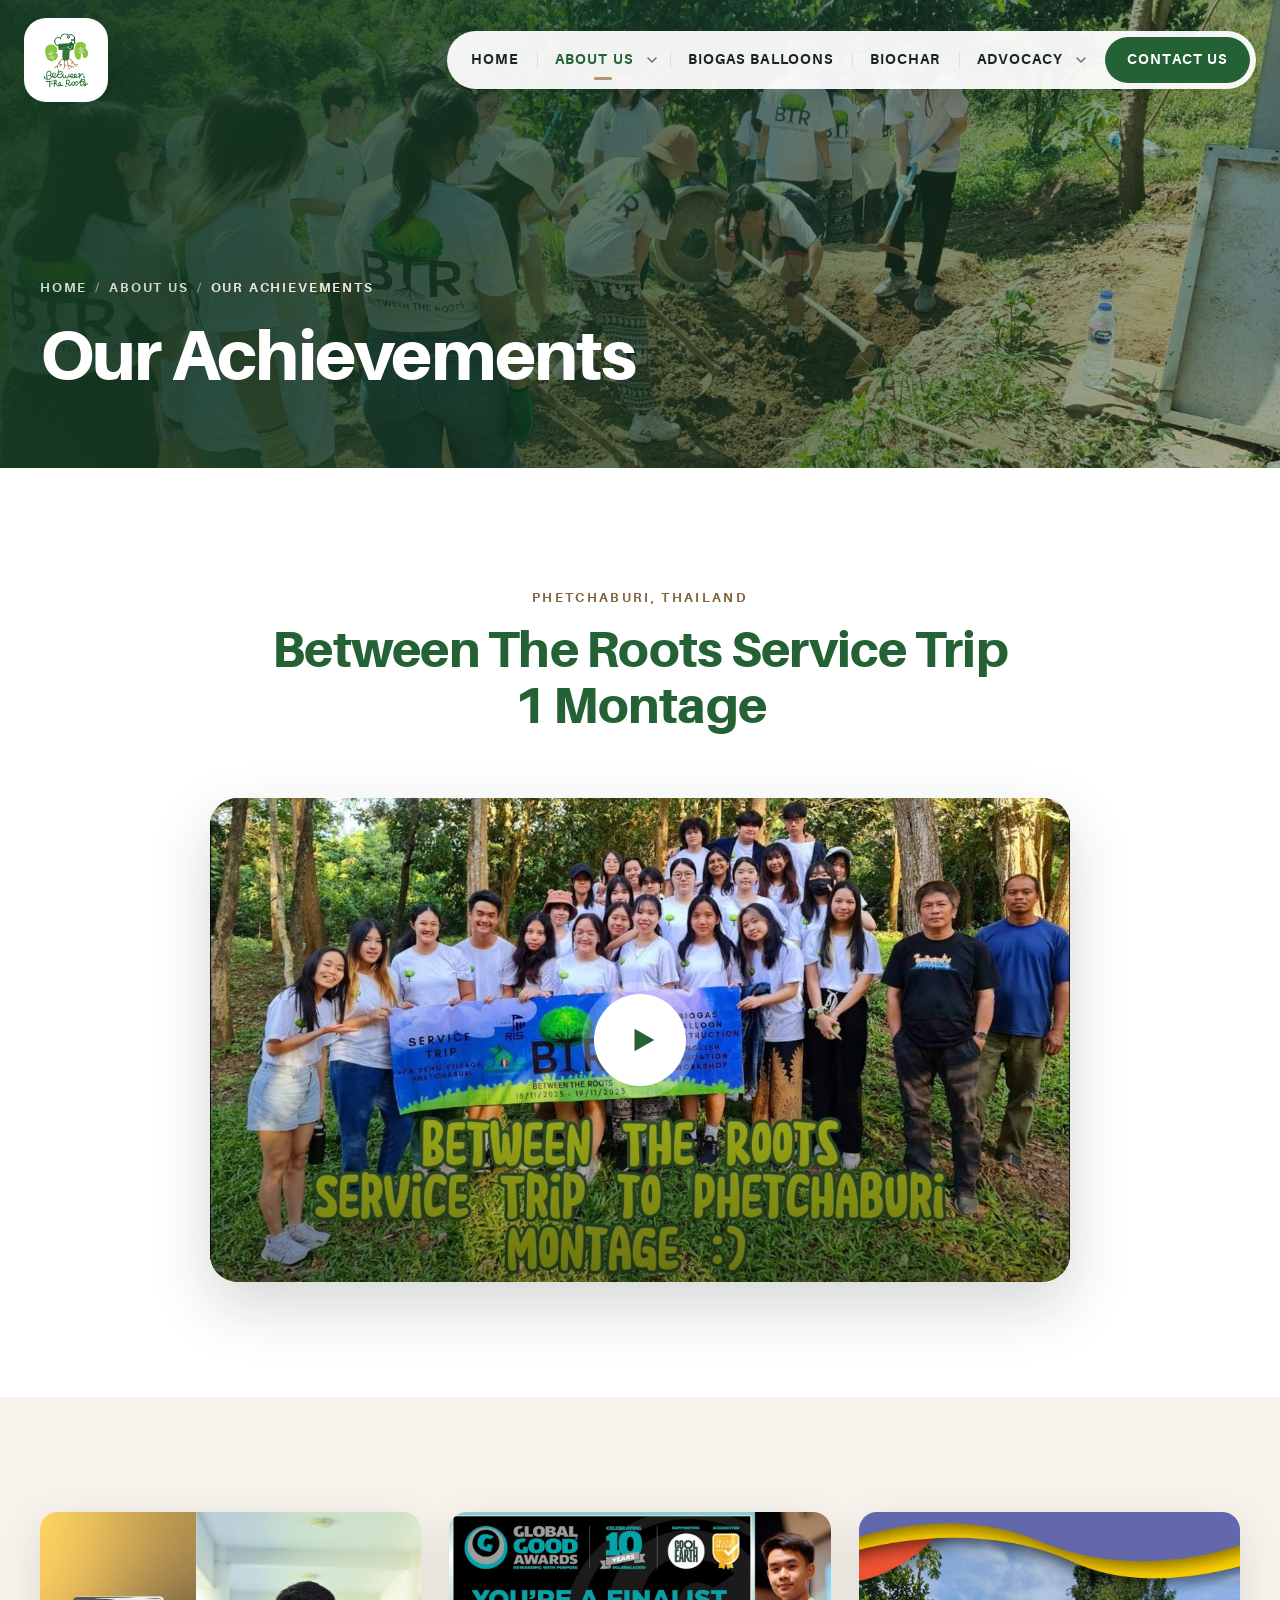
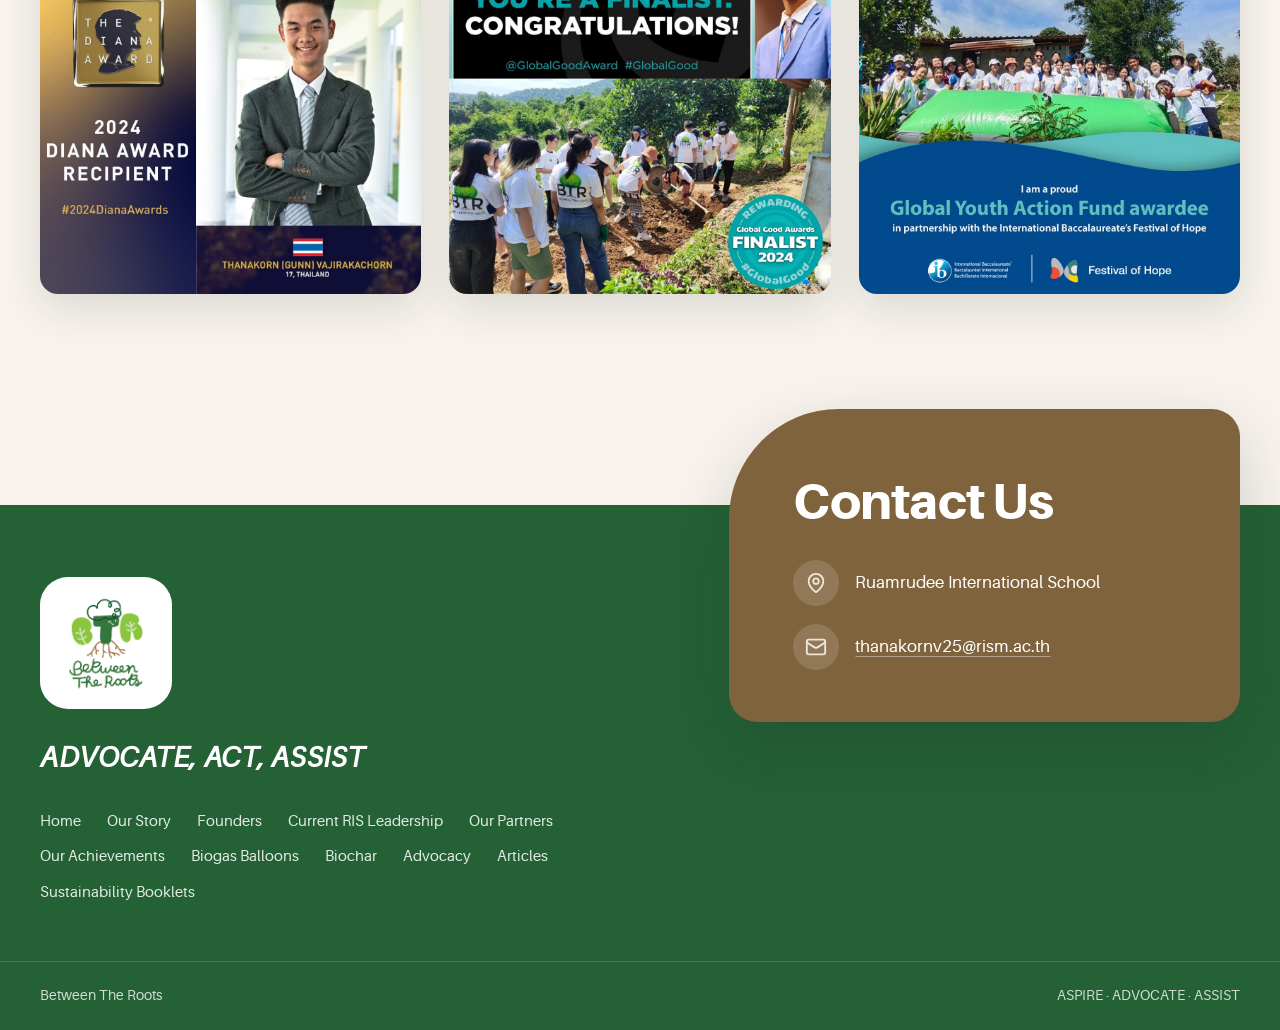
<file: our-achievements.html>
<!DOCTYPE html>
<html lang="en">
<head>
  <meta charset="utf-8">
  <meta name="viewport" content="width=device-width, initial-scale=1">
  <title>Our Achievements | Between The Roots</title>
  <meta name="description" content="Achievements of Between The Roots.">
  <meta name="theme-color" content="#246135">
  <link rel="icon" href="assets/images/favicon.png">
  <link rel="stylesheet" href="assets/css/styles.css">
  <script src="assets/js/layout.js"></script>
  <script src="assets/js/main.js" defer></script>
</head>
<body data-page="our-achievements">
  <script>BTRLayout.header()</script>

  <main id="main">
    <section class="page-hero">
      <div class="page-hero__bg"><img src="assets/images/hero.jpg" alt="" width="1704" height="961"></div>
      <div class="container">
        <nav aria-label="Breadcrumb"><ol class="breadcrumb"><li><a href="index.html">Home</a></li><li><a href="our-story.html">About Us</a></li><li aria-current="page">Our Achievements</li></ol></nav>
        <h1>Our Achievements</h1>
      </div>
    </section>

    <section class="section">
      <div class="container container--narrow">
        <div class="section-head" data-reveal>
          <span class="eyebrow">Phetchaburi, Thailand</span>
          <h2 class="section-title">Between The Roots Service Trip 1 Montage</h2>
        </div>
        <div class="video" data-reveal>
          <button class="video__poster" type="button" data-youtube="9xE-D3x78zY" aria-label="Play video: Between The Roots Service Trip 1 Montage | Phetchaburi, Thailand">
            <img src="assets/images/video-poster.jpg" alt="" width="1280" height="720" loading="lazy">
            <span class="video__play"><svg viewBox="0 0 24 24" aria-hidden="true"><path d="M6 4l14 8-14 8z"/></svg></span>
          </button>
        </div>
      </div>
    </section>

    <section class="section section--cream">
      <div class="container">
        <div class="awards">
          <figure class="award" data-reveal>
            <button type="button" data-zoom><img src="assets/images/award-diana.jpg" alt="Thanakorn (Gunn) Vajirakachorn — 2024 Diana Award recipient" width="1080" height="1080" loading="lazy"></button>
          </figure>
          <figure class="award" data-reveal data-reveal-delay="1">
            <button type="button" data-zoom><img src="assets/images/award-canon.jpg" alt="Global Good Awards 2024 — finalist" width="1080" height="1080" loading="lazy"></button>
          </figure>
          <figure class="award" data-reveal data-reveal-delay="2">
            <button type="button" data-zoom><img src="assets/images/award-ib-gyaf.jpg" alt="Global Youth Action Fund awardee, in partnership with the International Baccalaureate's Festival of Hope" width="1080" height="1080" loading="lazy"></button>
          </figure>
        </div>
      </div>
    </section>
  </main>

  <script>BTRLayout.footer()</script>
</body>
</html>
</file>
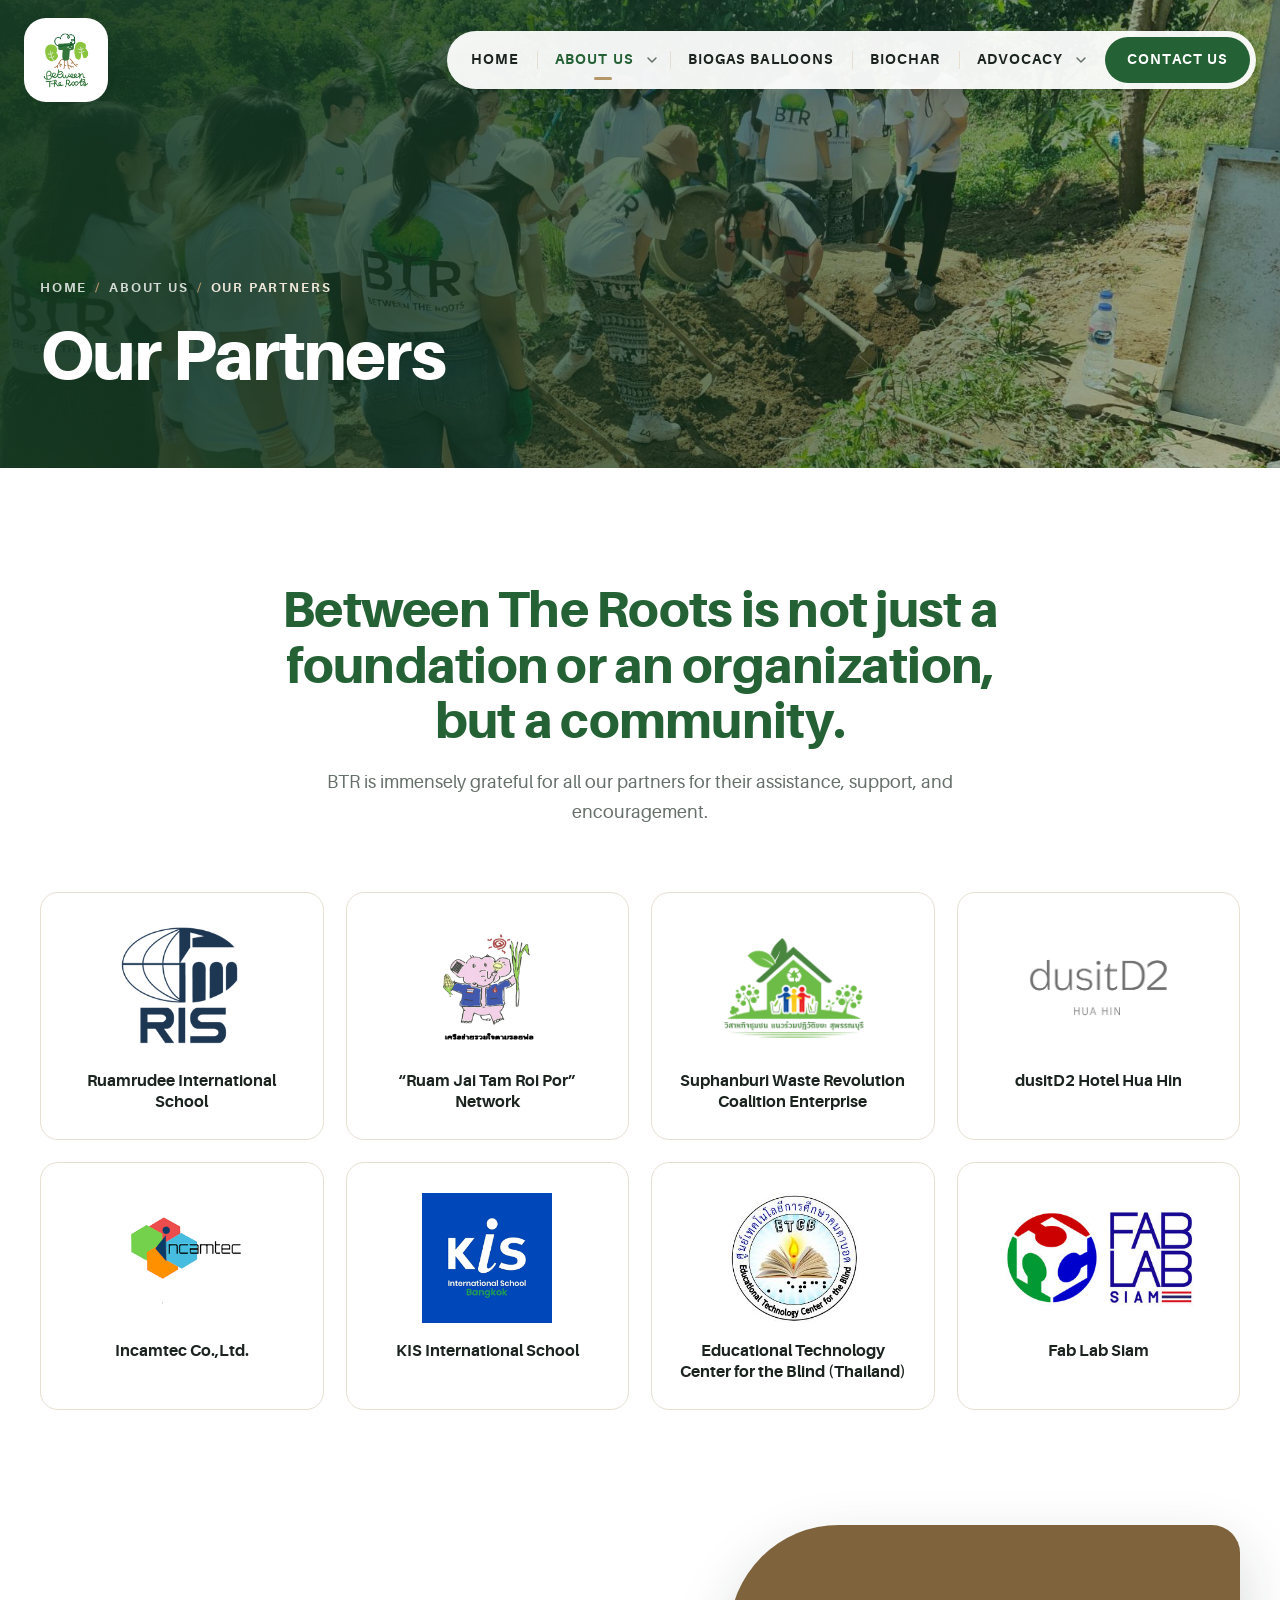
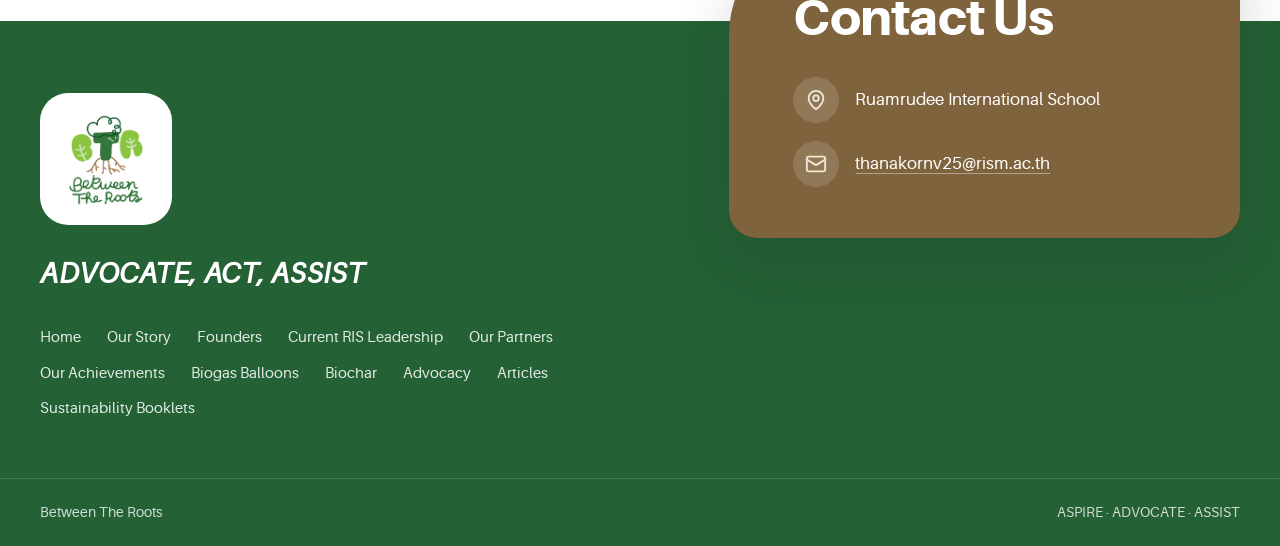
<file: our-partners.html>
<!DOCTYPE html>
<html lang="en">
<head>
  <meta charset="utf-8">
  <meta name="viewport" content="width=device-width, initial-scale=1">
  <title>Our Partners | Between The Roots</title>
  <meta name="description" content="Between The Roots is not just a foundation or an organization, but a community. BTR is immensely grateful for all our partners for their assistance, support, and encouragement.">
  <meta name="theme-color" content="#246135">
  <link rel="icon" href="assets/images/favicon.png">
  <link rel="stylesheet" href="assets/css/styles.css">
  <script src="assets/js/layout.js"></script>
  <script src="assets/js/main.js" defer></script>
</head>
<body data-page="our-partners">
  <script>BTRLayout.header()</script>

  <main id="main">
    <section class="page-hero">
      <div class="page-hero__bg"><img src="assets/images/hero.jpg" alt="" width="1704" height="961"></div>
      <div class="container">
        <nav aria-label="Breadcrumb"><ol class="breadcrumb"><li><a href="index.html">Home</a></li><li><a href="our-story.html">About Us</a></li><li aria-current="page">Our Partners</li></ol></nav>
        <h1>Our Partners</h1>
      </div>
    </section>

    <section class="section">
      <div class="container">
        <div class="section-head" data-reveal>
          <h2 class="section-title">Between The Roots is not just a foundation or an organization, but a community.</h2>
          <p>BTR is immensely grateful for all our partners for their assistance, support, and encouragement.</p>
        </div>

        <ul class="logo-grid">
          <li class="logo-tile" data-reveal><div class="logo-tile__img"><img src="assets/images/partner-ris.png" alt="" width="400" height="400" loading="lazy"></div><span>Ruamrudee International School</span></li>
          <li class="logo-tile" data-reveal data-reveal-delay="1"><div class="logo-tile__img"><img src="assets/images/partner-ruam-jai.png" alt="" width="391" height="400" loading="lazy"></div><span>“Ruam Jai Tam Roi Por” Network</span></li>
          <li class="logo-tile" data-reveal data-reveal-delay="2"><div class="logo-tile__img"><img src="assets/images/partner-suphanburi.png" alt="" width="400" height="276" loading="lazy"></div><span>Suphanburi Waste Revolution Coalition Enterprise</span></li>
          <li class="logo-tile" data-reveal data-reveal-delay="3"><div class="logo-tile__img"><img src="assets/images/partner-dusitd2.png" alt="" width="400" height="233" loading="lazy"></div><span>dusitD2 Hotel Hua Hin</span></li>
          <li class="logo-tile" data-reveal><div class="logo-tile__img"><img src="assets/images/partner-incamtec.png" alt="" width="225" height="225" loading="lazy"></div><span>Incamtec Co.,Ltd.</span></li>
          <li class="logo-tile" data-reveal data-reveal-delay="1"><div class="logo-tile__img"><img src="assets/images/partner-kis.png" alt="" width="225" height="225" loading="lazy"></div><span>KIS International School</span></li>
          <li class="logo-tile" data-reveal data-reveal-delay="2"><div class="logo-tile__img"><img src="assets/images/partner-blind-center.jpg" alt="" width="225" height="225" loading="lazy"></div><span>Educational Technology Center for the Blind (Thailand)</span></li>
          <li class="logo-tile" data-reveal data-reveal-delay="3"><div class="logo-tile__img"><img src="assets/images/partner-fablab.jpg" alt="" width="300" height="157" loading="lazy"></div><span>Fab Lab Siam</span></li>
        </ul>
      </div>
    </section>
  </main>

  <script>BTRLayout.footer()</script>
</body>
</html>
</file>
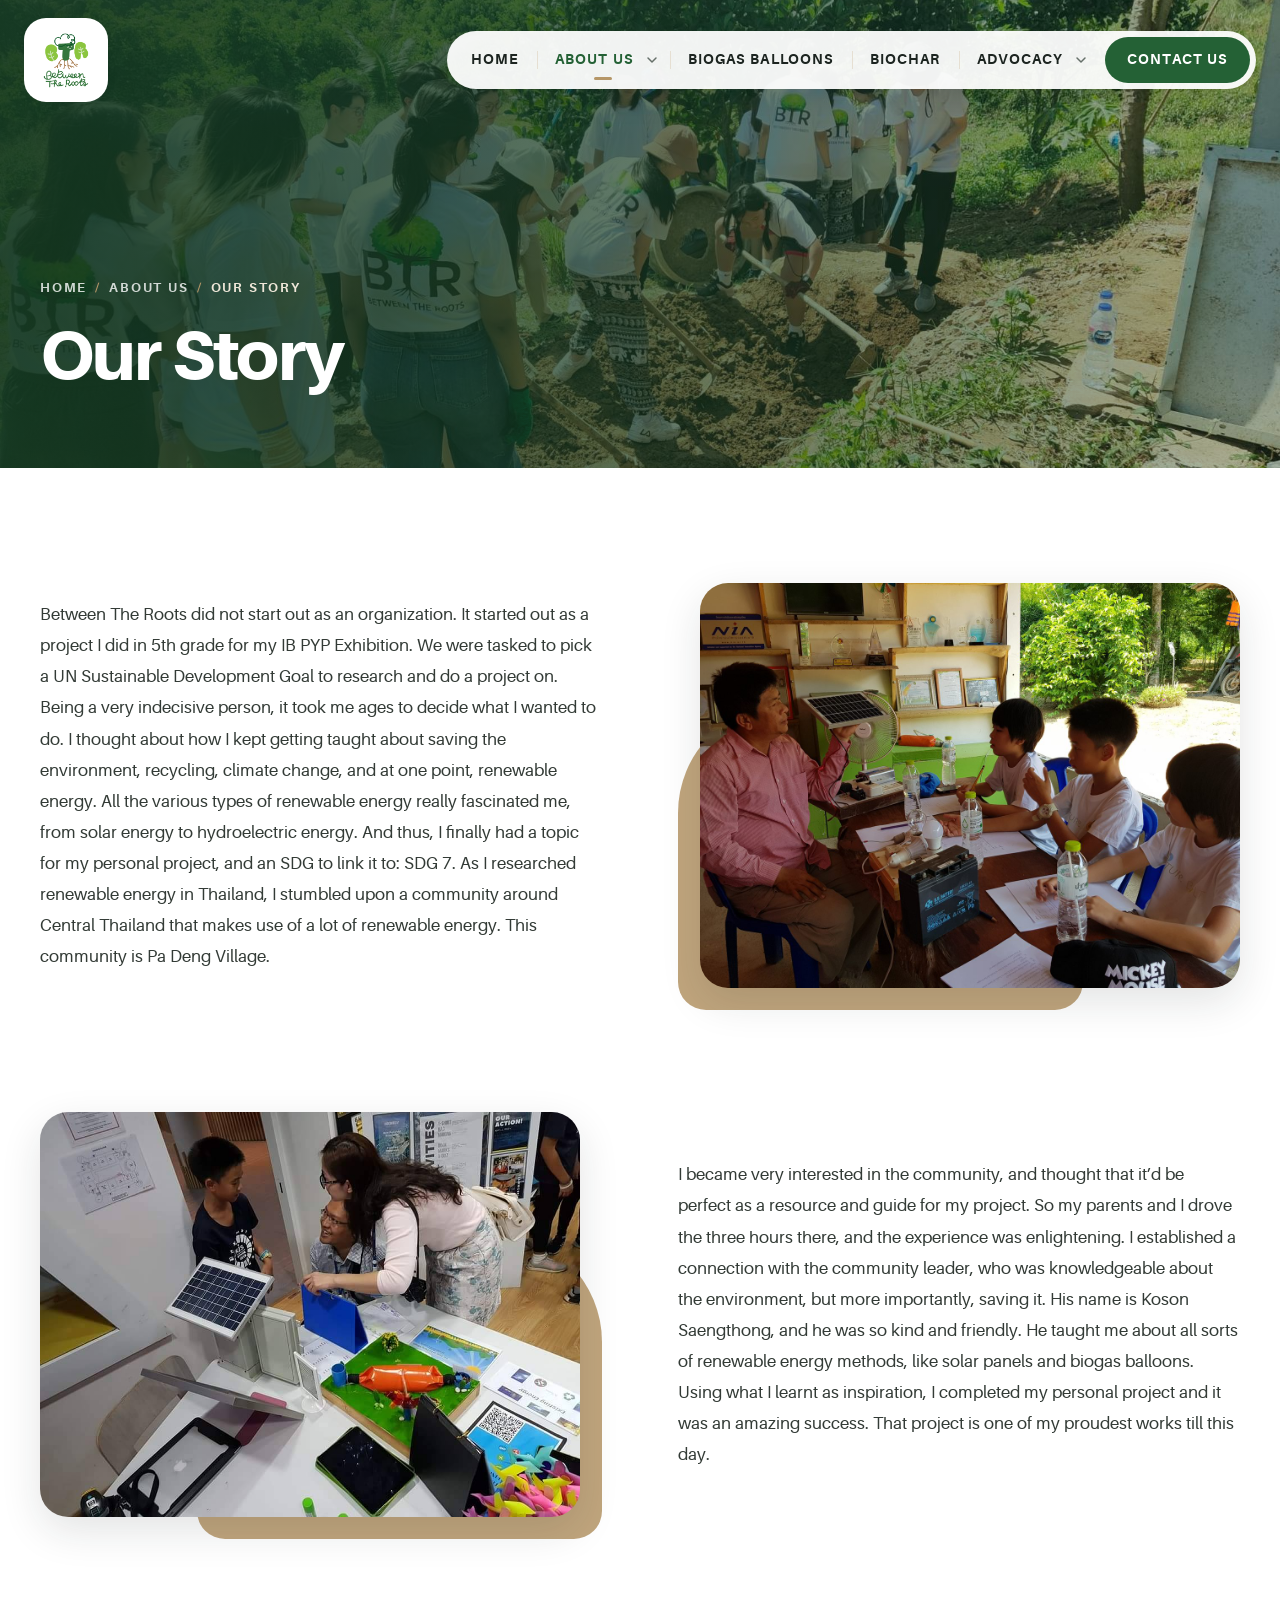
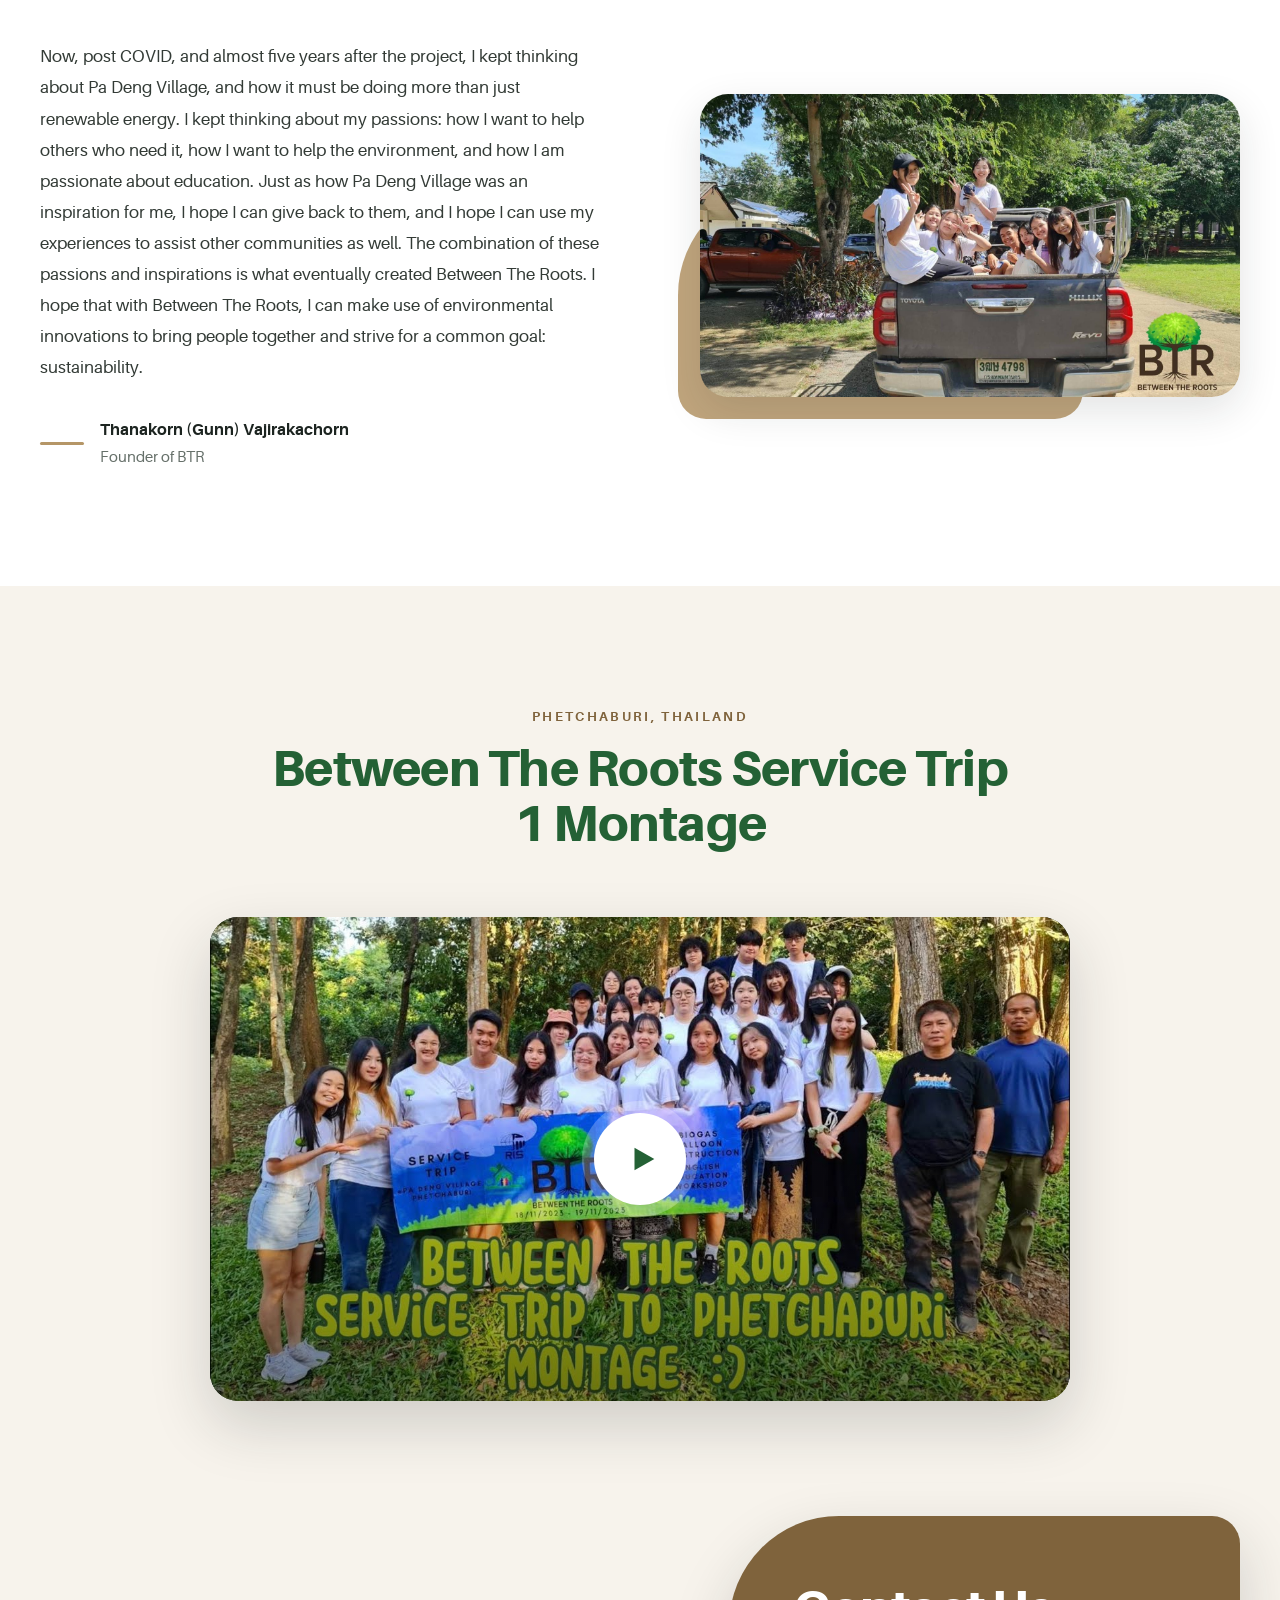
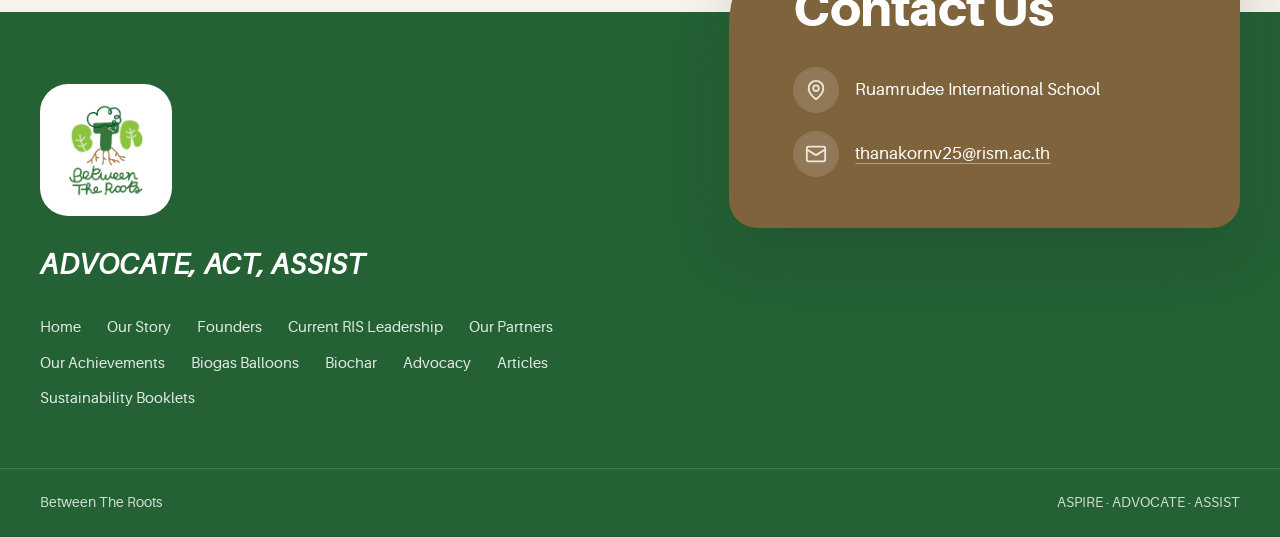
<file: our-story.html>
<!DOCTYPE html>
<html lang="en">
<head>
  <meta charset="utf-8">
  <meta name="viewport" content="width=device-width, initial-scale=1">
  <title>Our Story | Between The Roots</title>
  <meta name="description" content="Between The Roots did not start out as an organization. It started out as a project in 5th grade for the IB PYP Exhibition.">
  <meta name="theme-color" content="#246135">
  <link rel="icon" href="assets/images/favicon.png">
  <link rel="stylesheet" href="assets/css/styles.css">
  <script src="assets/js/layout.js"></script>
  <script src="assets/js/main.js" defer></script>
</head>
<body data-page="our-story">
  <script>BTRLayout.header()</script>

  <main id="main">
    <section class="page-hero">
      <div class="page-hero__bg"><img src="assets/images/hero.jpg" alt="" width="1704" height="961"></div>
      <div class="container">
        <nav aria-label="Breadcrumb"><ol class="breadcrumb"><li><a href="index.html">Home</a></li><li><a href="our-story.html">About Us</a></li><li aria-current="page">Our Story</li></ol></nav>
        <h1>Our Story</h1>
      </div>
    </section>

    <section class="section">
      <div class="container">
        <div class="split">
          <div class="prose" data-reveal>
            <p>Between The Roots did not start out as an organization. It started out as a project I did in 5th grade for my IB PYP Exhibition. We were tasked to pick a UN Sustainable Development Goal to research and do a project on. Being a very indecisive person, it took me ages to decide what I wanted to do. I thought about how I kept getting taught about saving the environment, recycling, climate change, and at one point, renewable energy. All the various types of renewable energy really fascinated me, from solar energy to hydroelectric energy. And thus, I finally had a topic for my personal project, and an SDG to link it to: SDG 7. As I researched renewable energy in Thailand, I stumbled upon a community around Central Thailand that makes use of a lot of renewable energy. This community is Pa Deng Village.</p>
          </div>
          <div class="media media--frame" data-reveal data-reveal-delay="1">
            <img src="assets/images/story-1.jpg" alt="Students learning about renewable energy from Koson Saengthong at Pa Deng Village" width="1280" height="960" loading="lazy">
          </div>
        </div>

        <div class="split split--reverse">
          <div class="prose" data-reveal>
            <p>I became very interested in the community, and thought that it’d be perfect as a resource and guide for my project. So my parents and I drove the three hours there, and the experience was enlightening. I established a connection with the community leader, who was knowledgeable about the environment, but more importantly, saving it. His name is Koson Saengthong, and he was so kind and friendly. He taught me about all sorts of renewable energy methods, like solar panels and biogas balloons. Using what I learnt as inspiration, I completed my personal project and it was an amazing success. That project is one of my proudest works till this day.</p>
          </div>
          <div class="media media--frame" data-reveal data-reveal-delay="1">
            <img src="assets/images/story-2.jpg" alt="A renewable energy project display with a small solar panel" width="960" height="720" loading="lazy">
          </div>
        </div>

        <div class="split">
          <div class="prose" data-reveal>
            <p>Now, post COVID, and almost five years after the project, I kept thinking about Pa Deng Village, and how it must be doing more than just renewable energy. I kept thinking about my passions: how I want to help others who need it, how I want to help the environment, and how I am passionate about education. Just as how Pa Deng Village was an inspiration for me, I hope I can give back to them, and I hope I can use my experiences to assist other communities as well. The combination of these passions and inspirations is what eventually created Between The Roots. I hope that with Between The Roots, I can make use of environmental innovations to bring people together and strive for a common goal: sustainability.</p>
            <div class="signature"><div><strong>Thanakorn (Gunn) Vajirakachorn</strong><span>Founder of BTR</span></div></div>
          </div>
          <div class="media media--frame" data-reveal data-reveal-delay="1">
            <img src="assets/images/story-3.jpg" alt="BTR members riding together in the back of a pickup truck" width="1707" height="959" loading="lazy">
          </div>
        </div>
      </div>
    </section>

    <section class="section section--cream">
      <div class="container container--narrow">
        <div class="section-head" data-reveal>
          <span class="eyebrow">Phetchaburi, Thailand</span>
          <h2 class="section-title">Between The Roots Service Trip 1 Montage</h2>
        </div>
        <div class="video" data-reveal>
          <button class="video__poster" type="button" data-youtube="9xE-D3x78zY" aria-label="Play video: Between The Roots Service Trip 1 Montage | Phetchaburi, Thailand">
            <img src="assets/images/video-poster.jpg" alt="" width="1280" height="720" loading="lazy">
            <span class="video__play"><svg viewBox="0 0 24 24" aria-hidden="true"><path d="M6 4l14 8-14 8z"/></svg></span>
          </button>
        </div>
      </div>
    </section>
  </main>

  <script>BTRLayout.footer()</script>
</body>
</html>
</file>
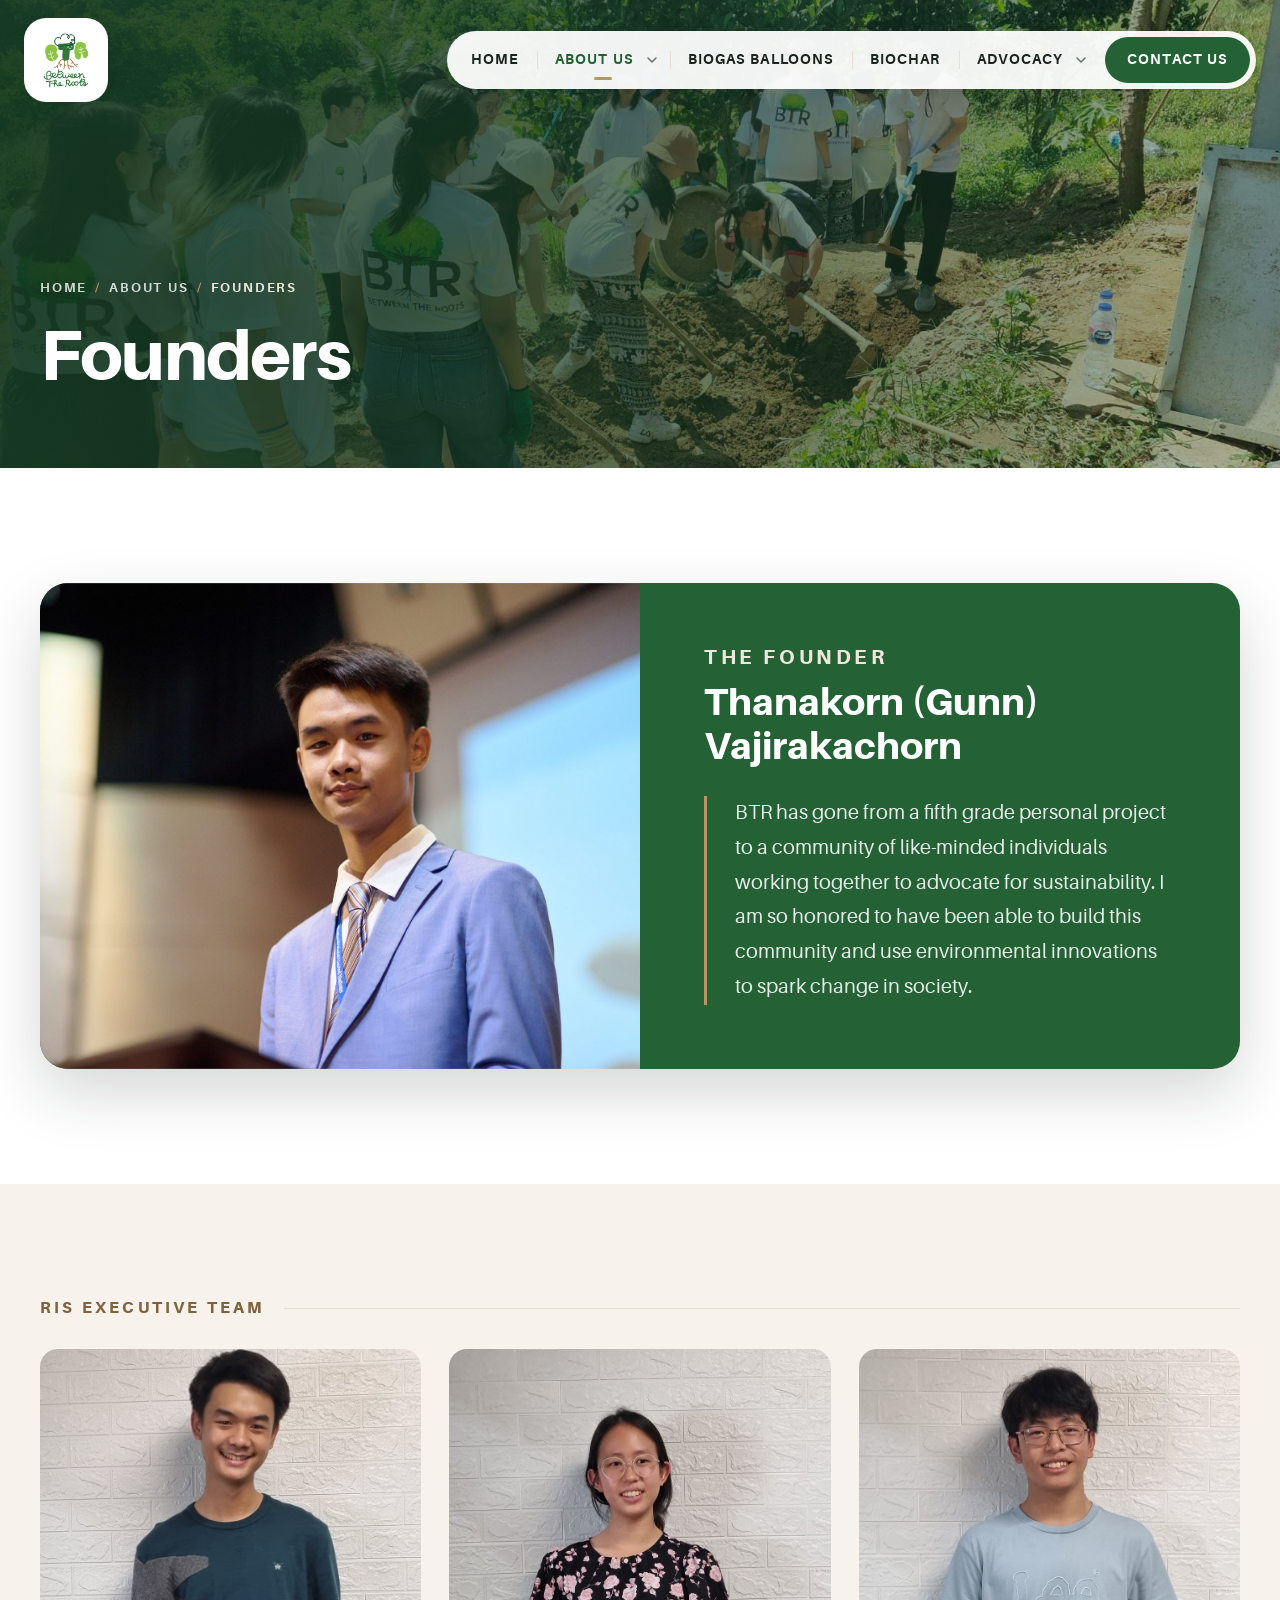
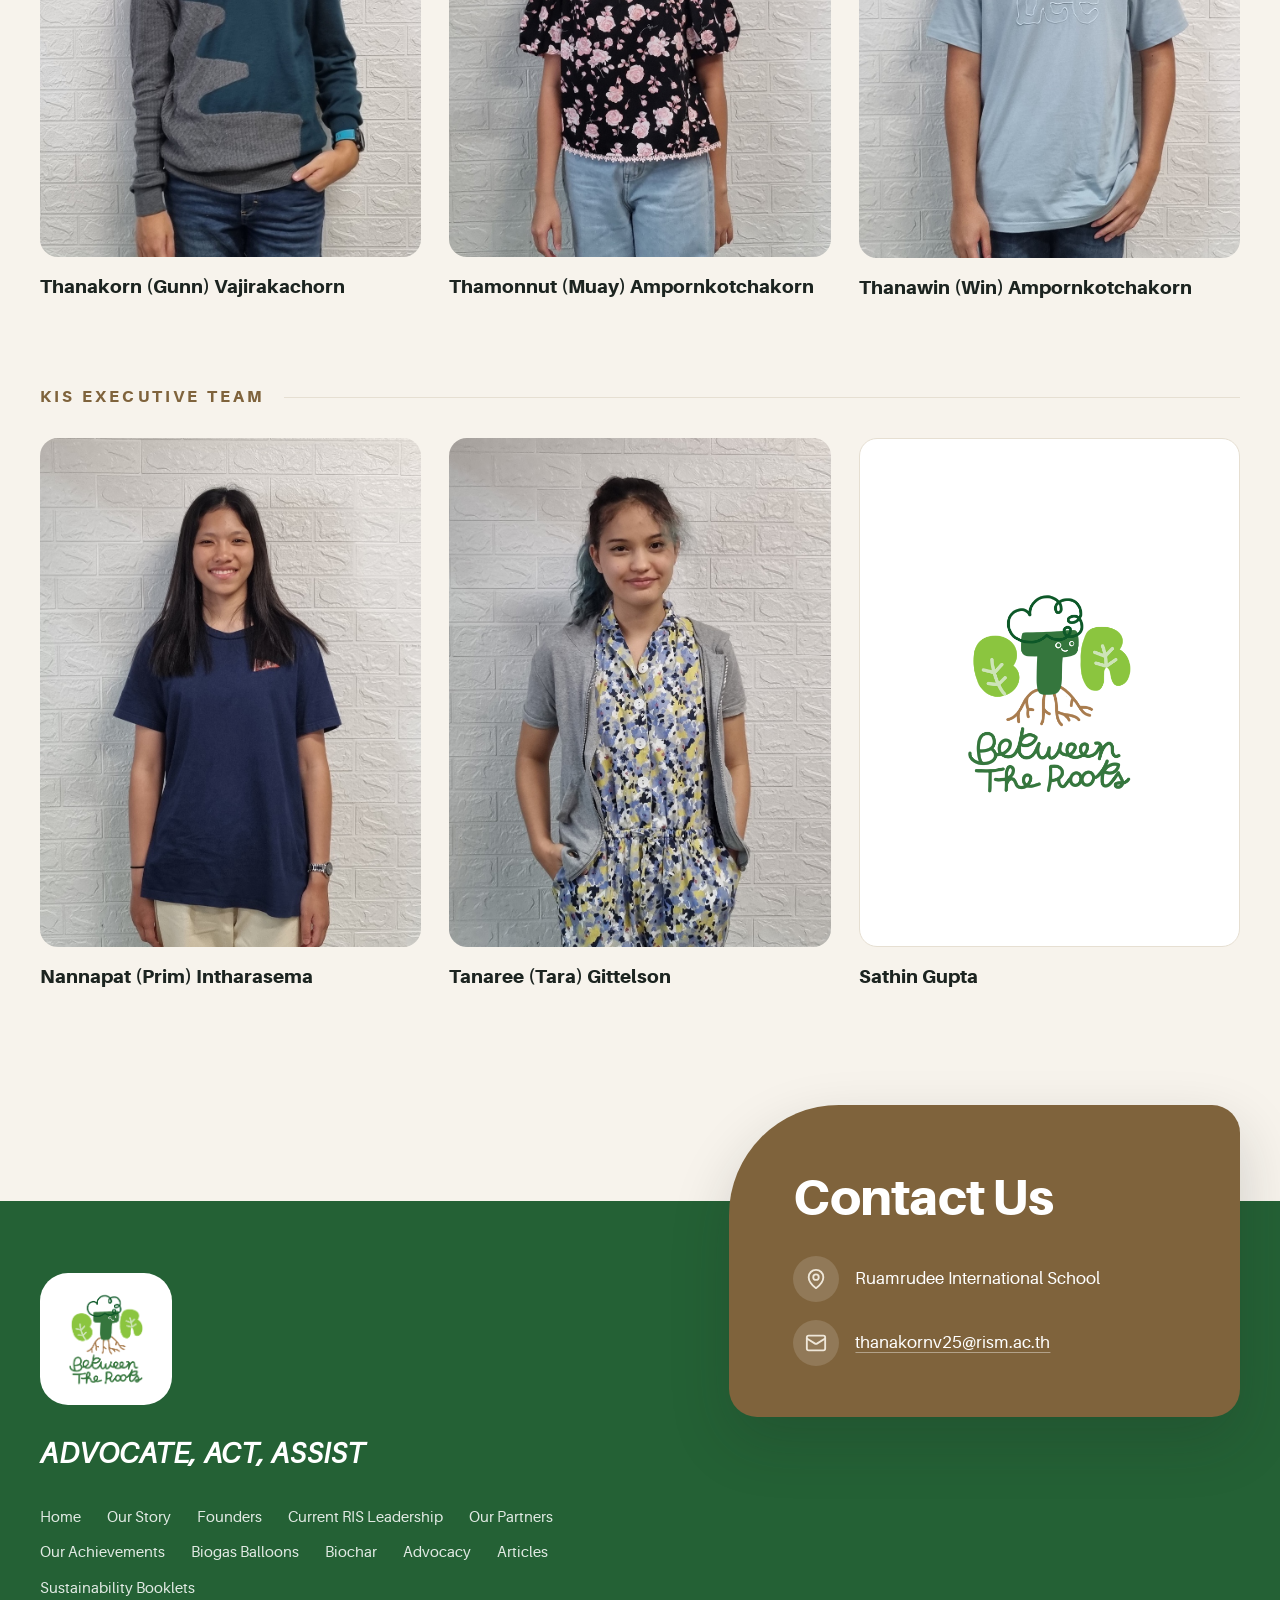
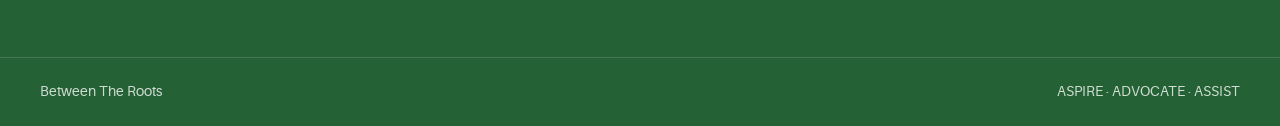
<file: our-team.html>
<!DOCTYPE html>
<html lang="en">
<head>
  <meta charset="utf-8">
  <meta name="viewport" content="width=device-width, initial-scale=1">
  <title>Founders | Between The Roots</title>
  <meta name="description" content="Meet the founder and founding executive teams of Between The Roots.">
  <meta name="theme-color" content="#246135">
  <link rel="icon" href="assets/images/favicon.png">
  <link rel="stylesheet" href="assets/css/styles.css">
  <script src="assets/js/layout.js"></script>
  <script src="assets/js/main.js" defer></script>
</head>
<body data-page="our-team">
  <script>BTRLayout.header()</script>

  <main id="main">
    <section class="page-hero">
      <div class="page-hero__bg"><img src="assets/images/hero.jpg" alt="" width="1704" height="961"></div>
      <div class="container">
        <nav aria-label="Breadcrumb"><ol class="breadcrumb"><li><a href="index.html">Home</a></li><li><a href="our-story.html">About Us</a></li><li aria-current="page">Founders</li></ol></nav>
        <h1>Founders</h1>
      </div>
    </section>

    <section class="section">
      <div class="container">
        <div class="founder" data-reveal>
          <div class="founder__media">
            <img src="assets/images/team-founder.jpg" alt="Thanakorn (Gunn) Vajirakachorn" width="1800" height="1202" loading="lazy">
          </div>
          <div class="founder__body">
            <h2>The Founder</h2>
            <p class="founder__name">Thanakorn (Gunn) Vajirakachorn</p>
            <blockquote class="founder__quote">
              <p>BTR has gone from a fifth grade personal project to a community of like-minded individuals working together to advocate for sustainability. I am so honored to have been able to build this community and use environmental innovations to spark change in society.</p>
            </blockquote>
          </div>
        </div>
      </div>
    </section>

    <section class="section section--cream">
      <div class="container">
        <div class="team-group">
          <h2 class="team-group__title" data-reveal>RIS Executive Team</h2>
          <ul class="team-grid">
            <li class="member" data-reveal>
              <div class="member__photo"><img src="assets/images/team-gunn.jpg" alt="Thanakorn (Gunn) Vajirakachorn" width="909" height="1352" loading="lazy"></div>
              <p class="member__name">Thanakorn (Gunn) Vajirakachorn</p>
            </li>
            <li class="member" data-reveal data-reveal-delay="1">
              <div class="member__photo"><img src="assets/images/team-muay.jpg" alt="Thamonnut (Muay) Ampornkotchakorn" width="909" height="1352" loading="lazy"></div>
              <p class="member__name">Thamonnut (Muay) Ampornkotchakorn</p>
            </li>
            <li class="member" data-reveal data-reveal-delay="2">
              <div class="member__photo"><img src="assets/images/team-win.jpg" alt="Thanawin (Win) Ampornkotchakorn" width="909" height="1352" loading="lazy"></div>
              <p class="member__name">Thanawin (Win) Ampornkotchakorn</p>
            </li>
          </ul>
        </div>

        <div class="team-group">
          <h2 class="team-group__title" data-reveal>KIS Executive Team</h2>
          <ul class="team-grid">
            <li class="member" data-reveal>
              <div class="member__photo"><img src="assets/images/team-prim.jpg" alt="Nannapat (Prim) Intharasema" width="909" height="1352" loading="lazy"></div>
              <p class="member__name">Nannapat (Prim) Intharasema</p>
            </li>
            <li class="member" data-reveal data-reveal-delay="1">
              <div class="member__photo"><img src="assets/images/team-tara.jpg" alt="Tanaree (Tara) Gittelson" width="909" height="1351" loading="lazy"></div>
              <p class="member__name">Tanaree (Tara) Gittelson</p>
            </li>
            <li class="member" data-reveal data-reveal-delay="2">
              <div class="member__photo member__photo--logo"><img src="assets/images/logo-full.png" alt="" width="900" height="900" loading="lazy"></div>
              <p class="member__name">Sathin Gupta</p>
            </li>
          </ul>
        </div>
      </div>
    </section>
  </main>

  <script>BTRLayout.footer()</script>
</body>
</html>
</file>
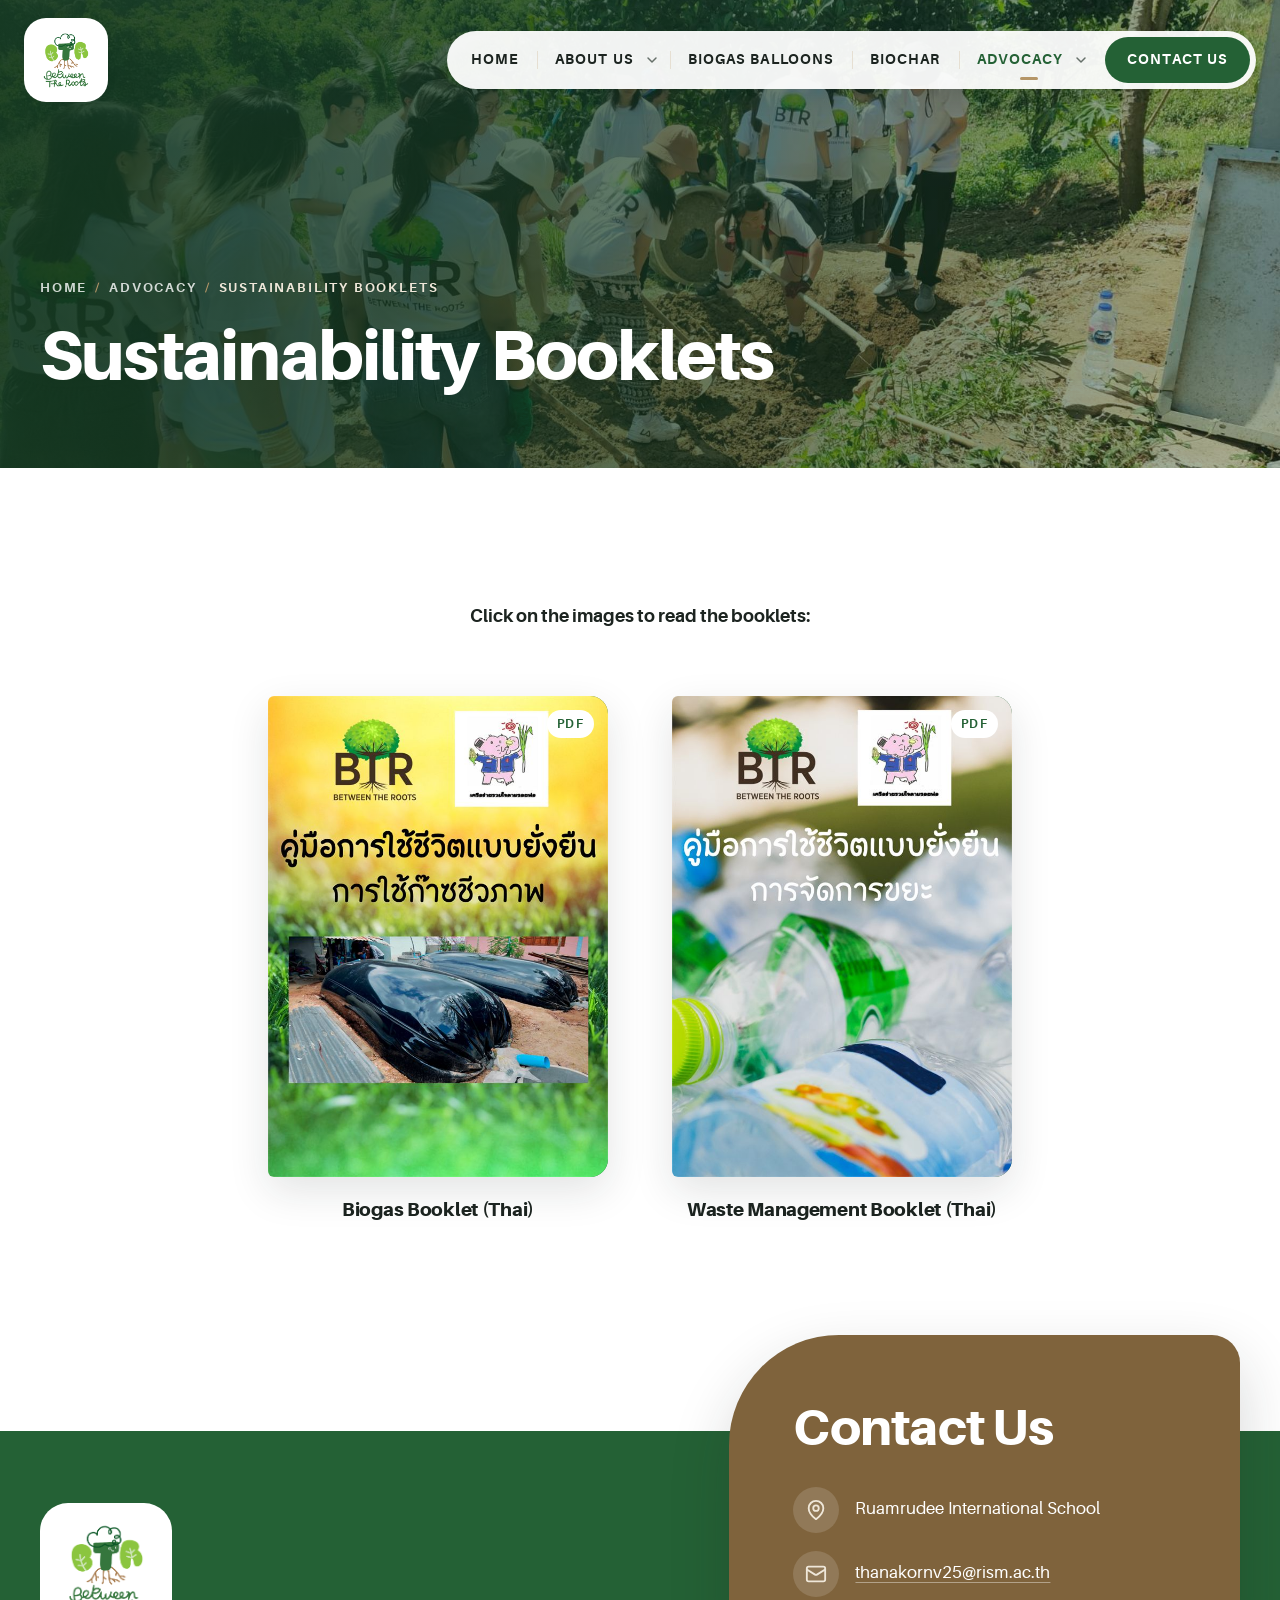
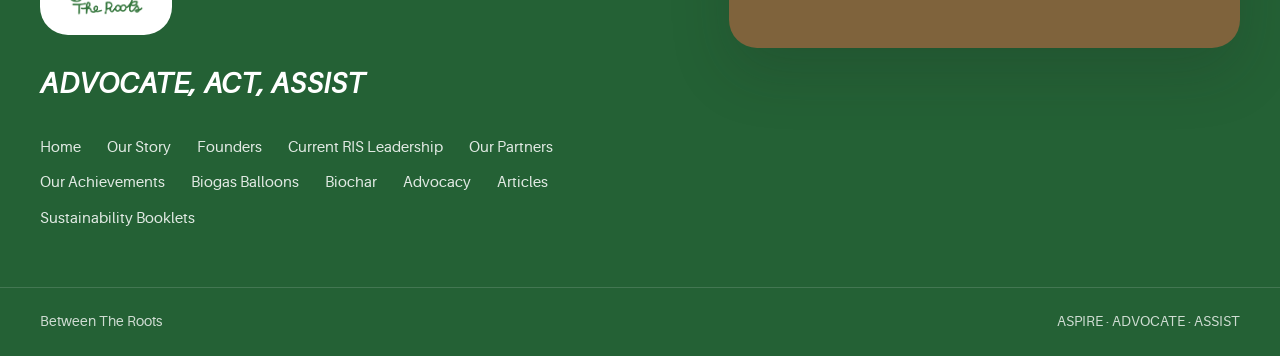
<file: sustainability-booklets.html>
<!DOCTYPE html>
<html lang="en">
<head>
  <meta charset="utf-8">
  <meta name="viewport" content="width=device-width, initial-scale=1">
  <title>Sustainability Booklets | Between The Roots</title>
  <meta name="description" content="Sustainability booklets from Between The Roots: Biogas Booklet (Thai) and Waste Management Booklet (Thai).">
  <meta name="theme-color" content="#246135">
  <link rel="icon" href="assets/images/favicon.png">
  <link rel="stylesheet" href="assets/css/styles.css">
  <script src="assets/js/layout.js"></script>
  <script src="assets/js/main.js" defer></script>
</head>
<body data-page="sustainability-booklets">
  <script>BTRLayout.header()</script>

  <main id="main">
    <section class="page-hero">
      <div class="page-hero__bg"><img src="assets/images/hero.jpg" alt="" width="1704" height="961"></div>
      <div class="container">
        <nav aria-label="Breadcrumb"><ol class="breadcrumb"><li><a href="index.html">Home</a></li><li><a href="advocacy.html">Advocacy</a></li><li aria-current="page">Sustainability Booklets</li></ol></nav>
        <h1>Sustainability Booklets</h1>
      </div>
    </section>

    <section class="section">
      <div class="container">
        <div class="section-head" data-reveal>
          <p class="lead" style="color: var(--ink); font-weight: 700;">Click on the images to read the booklets:</p>
        </div>
        <div class="booklets">
          <a class="booklet" href="assets/docs/biogas-booklet-th.pdf" target="_blank" rel="noopener" data-reveal>
            <span class="booklet__cover"><img src="assets/images/booklet-biogas-cover.jpg" alt="Cover of the Biogas Booklet (Thai)" width="637" height="900" loading="lazy"></span>
            <h2 class="h3-like">Biogas Booklet (Thai)</h2>
          </a>
          <a class="booklet" href="assets/docs/waste-management-booklet-th.pdf" target="_blank" rel="noopener" data-reveal data-reveal-delay="1">
            <span class="booklet__cover"><img src="assets/images/booklet-waste-cover.jpg" alt="Cover of the Waste Management Booklet (Thai)" width="635" height="900" loading="lazy"></span>
            <h2 class="h3-like">Waste Management Booklet (Thai)</h2>
          </a>
        </div>
      </div>
    </section>
  </main>

  <script>BTRLayout.footer()</script>
</body>
</html>
</file>
<file: assets/css/styles.css>
/* ==========================================================================
   Between The Roots — site styles
   Palette and typeface carried over from the original betweentheroots.org theme
   (green #246135, soft green #22433c, brown #7f633c, soft brown #b59667, Aileron).
   ========================================================================== */

@font-face { font-family: "Aileron"; src: url("../fonts/aileron-light.woff2") format("woff2"); font-weight: 300; font-style: normal; font-display: swap; }
@font-face { font-family: "Aileron"; src: url("../fonts/aileron-regular.woff2") format("woff2"); font-weight: 400; font-style: normal; font-display: swap; }
@font-face { font-family: "Aileron"; src: url("../fonts/aileron-italic.woff2") format("woff2"); font-weight: 400; font-style: italic; font-display: swap; }
@font-face { font-family: "Aileron"; src: url("../fonts/aileron-bold.woff2") format("woff2"); font-weight: 700; font-style: normal; font-display: swap; }
@font-face { font-family: "Aileron"; src: url("../fonts/aileron-heavy.woff2") format("woff2"); font-weight: 900; font-style: normal; font-display: swap; }

:root {
  /* Brand (from the original theme) */
  --green: #246135;
  --green-dark: #1b4b29;
  --green-soft: #22433c;
  --brown: #7f633c;
  --brown-dark: #6a5232;
  --tan: #b59667;
  --gold: #baa360;

  /* Neutrals */
  --cream: #f7f3ec;
  --sand: #efe7d9;
  --ink: #1c2420;
  --text: #333b36;
  --muted: #66706a;
  --line: #e6dfd2;
  --white: #ffffff;

  --font: "Aileron", "Raleway", "Helvetica Neue", Arial, sans-serif;

  --container: 1200px;
  --gutter: 24px;
  --radius-sm: 10px;
  --radius: 18px;
  --radius-lg: 28px;
  --shadow-sm: 0 2px 10px rgba(28, 36, 32, 0.06);
  --shadow: 0 14px 40px rgba(28, 36, 32, 0.12);
  --shadow-lg: 0 24px 60px rgba(28, 36, 32, 0.18);
  --section: clamp(72px, 9vw, 128px);
  --header-h: 96px;
  --ease: cubic-bezier(0.22, 1, 0.36, 1);
}

/* ---------- Reset / base ---------- */
*, *::before, *::after { box-sizing: border-box; }
html { -webkit-text-size-adjust: 100%; scroll-behavior: smooth; scroll-padding-top: 100px; }
body {
  margin: 0;
  font-family: var(--font);
  font-size: 17px;
  line-height: 1.7;
  color: var(--text);
  background: var(--white);
  -webkit-font-smoothing: antialiased;
  text-rendering: optimizeLegibility;
  overflow-x: hidden;
}
img, video, iframe { display: block; max-width: 100%; }
img { height: auto; }
a { color: var(--green); text-decoration-thickness: 1px; text-underline-offset: 3px; }
a:hover { color: var(--green-dark); }
h1, h2, h3, h4, h5, h6 { margin: 0; color: var(--ink); font-weight: 900; line-height: 1.12; letter-spacing: -0.015em; }
p { margin: 0 0 1.15em; }
p:last-child { margin-bottom: 0; }
strong { font-weight: 700; }
ul { margin: 0; padding: 0; }
button { font: inherit; color: inherit; cursor: pointer; }
:focus-visible { outline: 3px solid var(--tan); outline-offset: 3px; border-radius: 4px; }
::selection { background: var(--green); color: var(--white); }
body.no-scroll { overflow: hidden; }

.skip-link {
  position: absolute; left: 16px; top: -60px; z-index: 200;
  background: var(--green); color: var(--white); padding: 10px 18px; border-radius: 999px;
  font-weight: 700; text-decoration: none; transition: top 0.2s;
}
.skip-link:focus { top: 16px; color: var(--white); }

.container { width: 100%; max-width: calc(var(--container) + var(--gutter) * 2); margin: 0 auto; padding: 0 var(--gutter); }
.container--narrow { max-width: calc(860px + var(--gutter) * 2); }
.section { padding: var(--section) 0; position: relative; }
.section--tight { padding: calc(var(--section) * 0.65) 0; }
.section--cream { background: var(--cream); }
.section--green { background: var(--green); color: rgba(255, 255, 255, 0.86); }
.section--brown { background: var(--brown); color: rgba(255, 255, 255, 0.9); }
.section--green h2, .section--green h3, .section--brown h2, .section--brown h3 { color: var(--white); }
.text-center { text-align: center; }
.visually-hidden { position: absolute !important; width: 1px; height: 1px; overflow: hidden; clip: rect(0 0 0 0); white-space: nowrap; }

/* ---------- Typography helpers ---------- */
.eyebrow {
  display: inline-block;
  font-size: 13px; font-weight: 700; letter-spacing: 0.18em; text-transform: uppercase;
  color: var(--brown); margin-bottom: 14px;
}
.section--green .eyebrow, .section--brown .eyebrow, .on-dark .eyebrow { color: var(--sand); }
.section-title { font-size: clamp(2rem, 4.2vw, 3.1rem); color: var(--green); }
.section--green .section-title, .section--brown .section-title { color: var(--white); }
.section-head { max-width: 760px; margin: 0 auto clamp(40px, 5vw, 64px); text-align: center; }
.section-head p { margin-top: 18px; font-size: 1.1rem; color: var(--muted); }
.section--green .section-head p, .section--brown .section-head p { color: rgba(255, 255, 255, 0.82); }
.lead { font-size: clamp(1.08rem, 1.5vw, 1.22rem); line-height: 1.75; }
.prose { font-size: 1.08rem; line-height: 1.8; }
.prose p { margin-bottom: 1.25em; }
.prose a { word-break: break-word; }

/* ---------- Buttons ---------- */
.btn {
  display: inline-flex; align-items: center; justify-content: center; gap: 10px;
  min-height: 50px; padding: 0 28px;
  border-radius: 999px; border: 2px solid transparent;
  font-size: 14px; font-weight: 700; letter-spacing: 0.08em; text-transform: uppercase; text-decoration: none;
  transition: background-color 0.25s var(--ease), color 0.25s var(--ease), border-color 0.25s var(--ease), transform 0.25s var(--ease), box-shadow 0.25s var(--ease);
  white-space: nowrap;
}
.btn svg { width: 18px; height: 18px; transition: transform 0.25s var(--ease); }
.btn:hover svg { transform: translateX(3px); }
.btn:active { transform: translateY(1px); }
.btn--primary { background: var(--green); color: var(--white); }
.btn--primary:hover { background: var(--green-dark); color: var(--white); box-shadow: 0 10px 24px rgba(36, 97, 53, 0.3); }
.btn--brown { background: var(--brown); color: var(--white); }
.btn--brown:hover { background: var(--brown-dark); color: var(--white); box-shadow: 0 10px 24px rgba(127, 99, 60, 0.3); }
.btn--light { background: var(--white); color: var(--green); }
.btn--light:hover { background: var(--cream); color: var(--green-dark); }
.btn--ghost { border-color: rgba(255, 255, 255, 0.75); color: var(--white); }
.btn--ghost:hover { background: var(--white); border-color: var(--white); color: var(--green); }
.btn--outline { border-color: var(--green); color: var(--green); }
.btn--outline:hover { background: var(--green); color: var(--white); }
.btn-row { display: flex; flex-wrap: wrap; gap: 14px; }
.btn-row--center { justify-content: center; }

.text-link {
  display: inline-flex; align-items: center; gap: 8px;
  font-size: 14px; font-weight: 700; letter-spacing: 0.08em; text-transform: uppercase; text-decoration: none; color: var(--green);
}
.text-link svg { width: 18px; height: 18px; transition: transform 0.25s var(--ease); }
.text-link:hover svg { transform: translateX(4px); }

/* ==========================================================================
   Header
   ========================================================================== */
.site-header {
  position: fixed; inset: 0 0 auto 0; z-index: 100;
  padding: 18px 0;
  transition: background-color 0.35s var(--ease), box-shadow 0.35s var(--ease), padding 0.35s var(--ease);
}
.site-header .container { display: flex; align-items: center; justify-content: space-between; gap: 24px; max-width: calc(1360px + var(--gutter) * 2); }
.site-header.is-scrolled { background: rgba(255, 255, 255, 0.96); box-shadow: 0 6px 24px rgba(28, 36, 32, 0.08); padding: 8px 0; backdrop-filter: saturate(1.4) blur(10px); -webkit-backdrop-filter: saturate(1.4) blur(10px); }

.brand { display: inline-flex; align-items: center; flex-shrink: 0; }
.brand__badge {
  display: grid; place-items: center;
  width: 84px; height: 84px; border-radius: 22px;
  background: var(--white); box-shadow: var(--shadow-sm);
  transition: width 0.35s var(--ease), height 0.35s var(--ease), border-radius 0.35s var(--ease), box-shadow 0.35s var(--ease);
}
.brand__badge img { width: 76%; height: auto; }
.site-header.is-scrolled .brand__badge { width: 64px; height: 64px; border-radius: 16px; box-shadow: none; }

/* Desktop nav: floating pill */
.nav { display: flex; align-items: center; }
.nav__list {
  display: flex; align-items: stretch; list-style: none;
  background: rgba(255, 255, 255, 0.94); border-radius: 999px; padding: 6px;
  box-shadow: 0 8px 30px rgba(0, 0, 0, 0.12);
}
.site-header.is-scrolled .nav__list { box-shadow: none; background: transparent; }
.nav__item { position: relative; display: flex; align-items: center; }
.nav__item + .nav__item:not(.nav__item--cta)::before {
  content: ""; position: absolute; left: 0; top: 50%; width: 1px; height: 18px; transform: translateY(-50%); background: var(--line);
}
.nav__link {
  display: inline-flex; align-items: center; gap: 4px;
  padding: 12px 18px; border-radius: 999px;
  font-size: 13.5px; font-weight: 700; letter-spacing: 0.08em; text-transform: uppercase; text-decoration: none;
  color: var(--ink); transition: color 0.2s, background-color 0.2s;
}
.nav__link:hover { color: var(--green); }
.nav__item.is-current > .nav__link { color: var(--green); }
.nav__item.is-current > .nav__link::after {
  content: ""; position: absolute; left: 50%; bottom: 3px; width: 18px; height: 3px; border-radius: 3px; background: var(--tan); transform: translateX(-50%);
}
.nav__toggle {
  display: inline-grid; place-items: center; width: 26px; height: 26px; margin-left: -14px; margin-right: 6px;
  border: 0; background: none; border-radius: 50%; color: var(--muted);
}
.nav__toggle svg { width: 16px; height: 16px; transition: transform 0.25s var(--ease); }
.nav__item:hover .nav__toggle svg, .nav__item.is-open .nav__toggle svg { transform: rotate(180deg); }
.nav__item--cta { margin-left: 6px; }
.nav__cta {
  display: inline-flex; align-items: center; padding: 12px 22px; border-radius: 999px;
  background: var(--green); color: var(--white); text-decoration: none;
  font-size: 13.5px; font-weight: 700; letter-spacing: 0.08em; text-transform: uppercase;
  transition: background-color 0.2s;
}
.nav__cta:hover { background: var(--brown); color: var(--white); }

.dropdown {
  position: absolute; top: calc(100% + 12px); left: 50%; min-width: 250px;
  list-style: none; padding: 10px; border-radius: var(--radius);
  background: var(--white); box-shadow: var(--shadow-lg);
  opacity: 0; visibility: hidden; transform: translate(-50%, 8px);
  transition: opacity 0.25s var(--ease), transform 0.25s var(--ease), visibility 0.25s;
}
.dropdown::before { content: ""; position: absolute; left: 0; right: 0; top: -14px; height: 14px; }
.nav__item:hover > .dropdown, .nav__item:focus-within > .dropdown, .nav__item.is-open > .dropdown {
  opacity: 1; visibility: visible; transform: translate(-50%, 0);
}
.dropdown a {
  display: flex; align-items: center; justify-content: space-between; gap: 12px;
  padding: 12px 16px; border-radius: 12px;
  font-size: 15px; font-weight: 700; color: var(--ink); text-decoration: none;
  transition: background-color 0.2s, color 0.2s;
}
.dropdown a svg { width: 16px; height: 16px; opacity: 0; transform: translateX(-6px); transition: opacity 0.2s, transform 0.2s; }
.dropdown a:hover, .dropdown a[aria-current="page"] { background: var(--cream); color: var(--green); }
.dropdown a:hover svg { opacity: 1; transform: none; }

/* Mobile menu button + drawer */
.menu-btn {
  display: none; place-items: center; width: 52px; height: 52px; border-radius: 50%;
  border: 0; background: var(--white); color: var(--green); box-shadow: var(--shadow-sm);
}
.menu-btn svg { width: 24px; height: 24px; }
.site-header.is-scrolled .menu-btn { box-shadow: none; background: var(--cream); }

.drawer-backdrop {
  position: fixed; inset: 0; z-index: 110; background: rgba(17, 30, 22, 0.5);
  opacity: 0; visibility: hidden; transition: opacity 0.3s, visibility 0.3s;
}
.drawer {
  position: fixed; top: 0; right: 0; bottom: 0; z-index: 120;
  width: min(420px, 100%); overflow-y: auto;
  background: var(--green); color: var(--white);
  padding: 24px 28px 40px;
  transform: translateX(100%); transition: transform 0.4s var(--ease); visibility: hidden;
}
.drawer.is-open { transform: none; visibility: visible; }
.drawer.is-open + .drawer-backdrop, .drawer-backdrop.is-open { opacity: 1; visibility: visible; }
.drawer__top { display: flex; align-items: center; justify-content: space-between; margin-bottom: 28px; }
.drawer__top .brand__badge { width: 64px; height: 64px; border-radius: 16px; }
.drawer__close { display: grid; place-items: center; width: 48px; height: 48px; border-radius: 50%; border: 0; background: rgba(255, 255, 255, 0.12); color: var(--white); }
.drawer__close svg { width: 22px; height: 22px; }
.drawer__list { list-style: none; }
.drawer__list > li { border-bottom: 1px solid rgba(255, 255, 255, 0.14); }
.drawer__list a { color: var(--white); text-decoration: none; }
.drawer__main {
  display: block; padding: 16px 0; font-size: 22px; font-weight: 900; letter-spacing: -0.01em;
}
.drawer__main[aria-current="page"], .drawer__sub a[aria-current="page"] { color: var(--sand); }
.drawer__sub { list-style: none; padding: 0 0 16px 14px; margin-top: -6px; border-left: 2px solid var(--tan); }
.drawer__sub a { display: block; padding: 7px 0; font-size: 16px; color: rgba(255, 255, 255, 0.82); }
.drawer__sub a:hover { color: var(--white); }
.drawer .btn { margin-top: 28px; width: 100%; }

@media (max-width: 1120px) {
  .nav { display: none; }
  .menu-btn { display: grid; }
  .brand__badge { width: 68px; height: 68px; border-radius: 18px; }
  .site-header.is-scrolled .brand__badge { width: 56px; height: 56px; border-radius: 14px; }
}

/* ==========================================================================
   Hero (home) and page banner
   ========================================================================== */
.hero {
  position: relative; min-height: max(640px, 100svh); display: flex; align-items: center;
  color: var(--white); overflow: hidden; isolation: isolate;
}
.hero__bg { position: absolute; inset: 0; z-index: -2; }
.hero__bg img { width: 100%; height: 100%; object-fit: cover; object-position: center 40%; transform: scale(1.04); animation: heroZoom 14s var(--ease) forwards; }
@keyframes heroZoom { to { transform: scale(1); } }
.hero::before {
  content: ""; position: absolute; inset: 0; z-index: -1;
  background:
    linear-gradient(90deg, rgba(14, 33, 20, 0.82) 0%, rgba(14, 33, 20, 0.55) 42%, rgba(14, 33, 20, 0.1) 75%),
    linear-gradient(180deg, rgba(0, 0, 0, 0.35) 0%, rgba(0, 0, 0, 0) 30%);
}
.hero__content { padding-top: var(--header-h); max-width: 760px; }
.hero__welcome { display: block; font-size: clamp(1.1rem, 2vw, 1.5rem); font-weight: 400; letter-spacing: 0.04em; color: var(--sand); margin-bottom: 8px; }
.hero h1 { color: var(--white); font-size: clamp(3rem, 8vw, 6.4rem); line-height: 0.98; letter-spacing: -0.03em; }
.hero__motto {
  display: flex; flex-wrap: wrap; align-items: center; gap: 10px 18px;
  margin: 28px 0 40px; font-size: clamp(0.95rem, 1.5vw, 1.15rem); font-weight: 700; letter-spacing: 0.28em;
}
.hero__motto span { display: inline-flex; align-items: center; gap: 18px; }
.hero__motto span + span::before { content: ""; width: 6px; height: 6px; border-radius: 50%; background: var(--tan); }
.hero__scroll {
  position: absolute; left: 50%; bottom: 28px; transform: translateX(-50%);
  display: grid; justify-items: center; gap: 10px;
  color: rgba(255, 255, 255, 0.85); font-size: 11px; font-weight: 700; letter-spacing: 0.24em; text-transform: uppercase; text-decoration: none;
}
.hero__scroll:hover { color: var(--white); }
.hero__mouse { width: 26px; height: 42px; border: 2px solid currentColor; border-radius: 14px; position: relative; }
.hero__mouse::after { content: ""; position: absolute; left: 50%; top: 8px; width: 4px; height: 8px; margin-left: -2px; border-radius: 2px; background: currentColor; animation: wheel 1.8s ease-in-out infinite; }
@keyframes wheel { 0% { opacity: 1; transform: translateY(0); } 70% { opacity: 0; transform: translateY(12px); } 100% { opacity: 0; } }

.page-hero {
  position: relative; isolation: isolate; overflow: hidden;
  min-height: clamp(380px, 52vh, 520px); display: flex; align-items: flex-end;
  color: var(--white); padding: calc(var(--header-h) + 40px) 0 clamp(48px, 6vw, 72px);
}
.page-hero__bg { position: absolute; inset: 0; z-index: -2; }
.page-hero__bg img { width: 100%; height: 100%; object-fit: cover; object-position: center 40%; }
.page-hero::before {
  content: ""; position: absolute; inset: 0; z-index: -1;
  background: linear-gradient(90deg, rgba(20, 56, 31, 0.92) 0%, rgba(20, 56, 31, 0.7) 45%, rgba(20, 56, 31, 0.35) 100%);
}
.page-hero h1 { color: var(--white); font-size: clamp(2.4rem, 6vw, 4.4rem); letter-spacing: -0.025em; max-width: 900px; }
.page-hero--article h1 { font-size: clamp(2rem, 4.6vw, 3.4rem); line-height: 1.1; }
.page-hero p { margin-top: 16px; max-width: 640px; font-size: 1.15rem; color: rgba(255, 255, 255, 0.86); }
.breadcrumb { display: flex; flex-wrap: wrap; align-items: center; gap: 8px; list-style: none; padding: 0; margin: 0 0 18px; font-size: 13px; font-weight: 700; letter-spacing: 0.14em; text-transform: uppercase; }
.breadcrumb a { color: rgba(255, 255, 255, 0.8); text-decoration: none; }
.breadcrumb a:hover { color: var(--white); }
.breadcrumb li + li::before { content: "/"; margin-right: 8px; color: var(--tan); }
.breadcrumb [aria-current] { color: var(--sand); }

/* ==========================================================================
   Layout blocks
   ========================================================================== */
.split { display: grid; grid-template-columns: 1fr 1fr; gap: clamp(40px, 6vw, 96px); align-items: center; }
.split--wide-media { grid-template-columns: 1.1fr 0.9fr; }
.split--top { align-items: start; }
.split--article { grid-template-columns: 1.35fr 0.65fr; }
.split--tall { grid-template-columns: minmax(0, 1fr) minmax(280px, 400px); }
.split + .split { margin-top: clamp(64px, 8vw, 112px); }
.split--reverse > :first-child { order: 2; }

.media { position: relative; }
.media img { width: 100%; border-radius: var(--radius-lg); box-shadow: var(--shadow); }
/* Echo of the original theme's rounded brown corner block */
.media--frame { padding: 0 0 22px 22px; }
.media--frame::before {
  content: ""; position: absolute; left: 0; bottom: 0; width: 72%; height: 72%;
  background: var(--tan); border-radius: var(--radius-lg); border-top-left-radius: 110px; z-index: 0; opacity: 0.85;
}
.media--frame img { position: relative; z-index: 1; }
.split--reverse .media--frame { padding: 0 22px 22px 0; }
.split--reverse .media--frame::before { left: auto; right: 0; border-top-left-radius: var(--radius-lg); border-top-right-radius: 110px; }
.section--green .media--frame::before { background: var(--brown); opacity: 1; }

.signature { display: flex; align-items: center; gap: 16px; margin-top: 32px; }
.signature::before { content: ""; width: 44px; height: 3px; border-radius: 3px; background: var(--tan); flex-shrink: 0; }
.signature strong { display: block; color: var(--ink); font-size: 1.02rem; }
.signature span { display: block; font-size: 0.92rem; color: var(--muted); }
.section--green .signature strong { color: var(--white); }
.section--green .signature span { color: rgba(255, 255, 255, 0.72); }

/* Mission (home) */
.mission p em { color: var(--sand); font-style: italic; }
.mission p strong { color: var(--white); }
.mission .section-title { margin-bottom: 24px; }

/* Pillars — three columns with dividers, after the reference layout */
.pillars { display: grid; grid-template-columns: repeat(3, 1fr); }
.pillar { display: flex; flex-direction: column; align-items: center; text-align: center; padding: 8px clamp(24px, 3vw, 44px); }
.pillar + .pillar { border-left: 2px solid var(--line); }
.pillar__icon {
  display: grid; place-items: center; width: 96px; height: 96px; border-radius: 50%;
  background: var(--cream); color: var(--green); margin-bottom: 26px;
  transition: background-color 0.3s var(--ease), color 0.3s var(--ease), transform 0.3s var(--ease);
}
.pillar:hover .pillar__icon { background: var(--green); color: var(--white); transform: translateY(-4px); }
.pillar__icon svg { width: 42px; height: 42px; }
.pillar h3 { font-size: 1.15rem; letter-spacing: 0.12em; text-transform: uppercase; margin-bottom: 14px; }
.pillar p { color: var(--muted); flex: 1; margin-bottom: 28px; }

/* Video */
.video {
  position: relative; aspect-ratio: 16 / 9; width: 100%;
  border-radius: var(--radius-lg); overflow: hidden; background: #0d1a12; box-shadow: var(--shadow-lg);
}
.video iframe { position: absolute; inset: 0; width: 100%; height: 100%; border: 0; }
.video__poster { position: absolute; inset: 0; width: 100%; height: 100%; border: 0; padding: 0; background: none; }
.video__poster img { width: 100%; height: 100%; object-fit: cover; transition: transform 0.6s var(--ease); }
.video__poster::after { content: ""; position: absolute; inset: 0; background: linear-gradient(180deg, rgba(0, 0, 0, 0) 40%, rgba(0, 0, 0, 0.45)); }
.video__poster:hover img { transform: scale(1.03); }
.video__play {
  position: absolute; left: 50%; top: 50%; z-index: 1; transform: translate(-50%, -50%);
  display: grid; place-items: center; width: 92px; height: 92px; border-radius: 50%;
  background: var(--white); color: var(--green); box-shadow: 0 0 0 12px rgba(255, 255, 255, 0.25);
  transition: transform 0.3s var(--ease), box-shadow 0.3s var(--ease);
}
.video__play svg { width: 34px; height: 34px; margin-left: 5px; fill: currentColor; }
.video__poster:hover .video__play { transform: translate(-50%, -50%) scale(1.06); box-shadow: 0 0 0 18px rgba(255, 255, 255, 0.22); }
.video-caption { margin-top: 18px; text-align: center; font-size: 0.95rem; color: var(--muted); }

/* Cards (articles) */
.card-grid { display: grid; grid-template-columns: repeat(3, 1fr); gap: 28px; }
.card-grid--two { grid-template-columns: repeat(2, 1fr); max-width: 860px; margin: 0 auto; }
.card {
  display: flex; flex-direction: column; overflow: hidden;
  background: var(--white); border-radius: var(--radius); box-shadow: var(--shadow-sm);
  border-bottom: 6px solid var(--tan);
  text-decoration: none; color: inherit;
  transition: transform 0.35s var(--ease), box-shadow 0.35s var(--ease), border-color 0.35s var(--ease);
}
.card:hover { transform: translateY(-6px); box-shadow: var(--shadow); border-bottom-color: var(--green); color: inherit; }
.card__media { aspect-ratio: 4 / 3; overflow: hidden; background: var(--sand); }
.card__media img { width: 100%; height: 100%; object-fit: cover; transition: transform 0.6s var(--ease); }
.card:hover .card__media img { transform: scale(1.05); }
.card__body { display: flex; flex-direction: column; flex: 1; padding: 26px 26px 28px; }
.card__meta { display: flex; flex-wrap: wrap; align-items: center; gap: 8px 14px; margin-bottom: 12px; font-size: 13px; font-weight: 700; color: var(--brown); letter-spacing: 0.04em; }
.card__meta .chip { margin: 0; }
.card h3, .card .h3-like { font-size: 1.28rem; line-height: 1.3; margin-bottom: 12px; transition: color 0.2s; }
.card:hover h3, .card:hover .h3-like { color: var(--green); }
.card p { color: var(--muted); font-size: 0.98rem; margin-bottom: 22px; flex: 1; display: -webkit-box; -webkit-line-clamp: 3; -webkit-box-orient: vertical; overflow: hidden; word-break: break-word; }
.card .text-link { margin-top: auto; }

.chip {
  display: inline-flex; align-items: center; padding: 4px 12px; border-radius: 999px;
  background: var(--cream); color: var(--green); font-size: 12px; font-weight: 700; letter-spacing: 0.08em; text-transform: uppercase;
}
.meta-row { display: flex; flex-wrap: wrap; align-items: center; gap: 12px 20px; margin-top: 22px; font-size: 14px; font-weight: 700; color: rgba(255, 255, 255, 0.88); }
.meta-row .chip { background: rgba(255, 255, 255, 0.16); color: var(--white); }
.meta-row svg { width: 18px; height: 18px; color: var(--tan); }
.meta-row span { display: inline-flex; align-items: center; gap: 8px; }
.tags { display: flex; flex-wrap: wrap; align-items: center; gap: 8px; padding-top: 28px; margin-top: 48px; border-top: 1px solid var(--line); }
.tags__label { font-size: 13px; font-weight: 700; letter-spacing: 0.14em; text-transform: uppercase; color: var(--muted); margin-right: 6px; }

/* Award posters */
.awards { display: grid; grid-template-columns: repeat(3, 1fr); gap: 28px; }
.award { margin: 0; }
.award button, .award a { display: block; width: 100%; padding: 0; border: 0; background: none; border-radius: var(--radius); overflow: hidden; box-shadow: var(--shadow); }
.award img { width: 100%; aspect-ratio: 1; object-fit: cover; transition: transform 0.6s var(--ease); }
.award button:hover img, .award a:hover img { transform: scale(1.04); }

/* Partner logos */
.logo-grid { display: grid; grid-template-columns: repeat(4, 1fr); gap: 22px; list-style: none; }
.logo-tile {
  display: flex; flex-direction: column; align-items: center; text-align: center; gap: 18px;
  padding: 30px 22px 26px; height: 100%;
  background: var(--white); border: 1px solid var(--line); border-radius: var(--radius);
  transition: transform 0.3s var(--ease), box-shadow 0.3s var(--ease), border-color 0.3s var(--ease);
}
.logo-tile:hover { transform: translateY(-4px); box-shadow: var(--shadow); border-color: transparent; }
.logo-tile__img { display: grid; place-items: center; width: 100%; height: 130px; }
.logo-tile__img img { max-height: 130px; max-width: 82%; width: auto; object-fit: contain; }
.logo-tile span { font-weight: 700; color: var(--ink); line-height: 1.35; font-size: 0.98rem; }
.logo-grid--compact { gap: 16px; }
.logo-grid--compact .logo-tile { padding: 22px; justify-content: center; }
.logo-grid--compact .logo-tile__img { height: 110px; }
.logo-grid--compact .logo-tile__img img { max-height: 110px; max-width: 90%; }

/* Team */
.founder { display: grid; grid-template-columns: 1fr 1fr; align-items: stretch; border-radius: var(--radius-lg); overflow: hidden; background: var(--green); box-shadow: var(--shadow-lg); }
.founder__media { position: relative; min-height: 460px; }
.founder__media img { position: absolute; inset: 0; width: 100%; height: 100%; object-fit: cover; object-position: 62% center; }
.founder__body { padding: clamp(36px, 5vw, 72px); color: rgba(255, 255, 255, 0.88); display: flex; flex-direction: column; justify-content: center; }
.founder__body h2 { color: var(--white); font-size: clamp(1.1rem, 1.6vw, 1.25rem); letter-spacing: 0.18em; text-transform: uppercase; margin-bottom: 10px; color: var(--sand); }
.founder__name { font-size: clamp(1.7rem, 3vw, 2.4rem); color: var(--white); font-weight: 900; line-height: 1.15; margin-bottom: 28px; }
.founder__quote { position: relative; font-size: clamp(1.1rem, 1.6vw, 1.3rem); line-height: 1.7; margin: 0; padding-left: 28px; border-left: 3px solid var(--tan); }

.team-group + .team-group { margin-top: clamp(56px, 7vw, 88px); }
.team-group__title { display: flex; align-items: center; gap: 18px; font-size: 1rem; letter-spacing: 0.2em; text-transform: uppercase; color: var(--brown); margin-bottom: 32px; }
.team-group__title::after { content: ""; flex: 1; height: 1px; background: var(--line); }
.team-grid { display: grid; grid-template-columns: repeat(3, 1fr); gap: 28px; list-style: none; }
.member { text-align: left; }
.member__photo { position: relative; aspect-ratio: 3 / 4; border-radius: var(--radius); overflow: hidden; background: var(--cream); margin-bottom: 18px; }
.member__photo img { width: 100%; height: 100%; object-fit: cover; transition: transform 0.6s var(--ease); }
.member:hover .member__photo img { transform: scale(1.04); }
.member__photo--logo { display: grid; place-items: center; background: var(--white); border: 1px solid var(--line); }
.member__photo--logo img { width: 62%; height: auto; object-fit: contain; }
.member__role { display: block; font-size: 12px; font-weight: 700; letter-spacing: 0.16em; text-transform: uppercase; color: var(--brown); margin-bottom: 4px; }
.member__name { font-size: 1.2rem; font-weight: 900; color: var(--ink); line-height: 1.3; }

/* Current leadership cards */
.leader-grid { display: grid; grid-template-columns: repeat(3, 1fr); gap: 32px; list-style: none; }
.leader-grid > li { display: flex; }
.leader {
  flex: 1; display: flex; flex-direction: column; background: var(--white);
  border: 1px solid var(--line); border-radius: var(--radius-lg); overflow: hidden; box-shadow: var(--shadow-sm);
  transition: transform 0.45s var(--ease), box-shadow 0.45s var(--ease);
}
.leader:hover { transform: translateY(-6px); box-shadow: var(--shadow); }
.leader__photo { position: relative; aspect-ratio: 3 / 4; overflow: hidden; background: var(--cream); }
.leader__photo img { width: 100%; height: 100%; object-fit: cover; object-position: center top; transition: transform 0.6s var(--ease); }
.leader:hover .leader__photo img { transform: scale(1.04); }
.leader__photo::after { content: ""; position: absolute; inset: auto 0 0; height: 32%; background: linear-gradient(180deg, rgba(20, 56, 31, 0) 0%, rgba(20, 56, 31, 0.45) 100%); pointer-events: none; }
.leader__role {
  position: absolute; left: 18px; bottom: 18px; z-index: 1; display: inline-flex; align-items: center; gap: 8px;
  padding: 8px 16px; border-radius: 999px; background: var(--green); color: var(--white); box-shadow: 0 6px 18px rgba(20, 56, 31, 0.3);
  font-size: 12px; font-weight: 700; letter-spacing: 0.16em; text-transform: uppercase; line-height: 1.4;
}
.leader__role::before { content: ""; width: 7px; height: 7px; border-radius: 50%; background: var(--tan); }
.leader__body { flex: 1; padding: 22px 24px 26px; border-top: 4px solid var(--green); }
.leader__name { font-size: 1.25rem; line-height: 1.3; }

/* Galleries / zoomable images */
.zoom { position: relative; display: block; width: 100%; padding: 0; border: 0; background: none; border-radius: var(--radius-lg); overflow: hidden; cursor: zoom-in; box-shadow: var(--shadow); }
.zoom img { width: 100%; border-radius: 0; box-shadow: none; transition: transform 0.6s var(--ease); }
.zoom:hover img { transform: scale(1.03); }
.zoom::after {
  content: ""; position: absolute; right: 16px; top: 16px; width: 40px; height: 40px; border-radius: 50%;
  background: rgba(255, 255, 255, 0.92) url("data:image/svg+xml,%3Csvg xmlns='http://www.w3.org/2000/svg' viewBox='0 0 24 24' fill='none' stroke='%23246135' stroke-width='2' stroke-linecap='round' stroke-linejoin='round'%3E%3Cpath d='M15 3h6v6'/%3E%3Cpath d='M9 21H3v-6'/%3E%3Cpath d='M21 3l-7 7'/%3E%3Cpath d='M3 21l7-7'/%3E%3C/svg%3E") center / 18px no-repeat;
  opacity: 0; transform: scale(0.8); transition: opacity 0.25s, transform 0.25s;
}
.zoom:hover::after, .zoom:focus-visible::after { opacity: 1; transform: none; }
.media .zoom img { border-radius: 0; }

.gallery-row { display: grid; gap: 28px; margin-top: clamp(48px, 6vw, 80px); }
.gallery-row--square-wide { grid-template-columns: 1fr 1.776fr; align-items: stretch; }
.gallery-row--square-wide .zoom { height: 100%; }
.gallery-row--square-wide .zoom img { height: 100%; object-fit: cover; }
.stack { display: grid; gap: 24px; }
.tall-media { max-width: 380px; margin-left: auto; }
.split--reverse .tall-media { margin-left: 0; margin-right: auto; }
.poster-card { max-width: 620px; margin: clamp(48px, 6vw, 80px) auto 0; padding: 18px; background: var(--white); border: 1px solid var(--line); border-radius: var(--radius-lg); box-shadow: var(--shadow-sm); }
.poster-card .zoom { box-shadow: none; border-radius: var(--radius); }
.sticky-media { position: sticky; top: 120px; }

/* Booklets */
.booklets { display: grid; grid-template-columns: repeat(2, minmax(0, 340px)); justify-content: center; gap: clamp(32px, 5vw, 64px); }
.booklet { text-align: center; text-decoration: none; color: var(--ink); }
.booklet__cover {
  position: relative; display: block; border-radius: 6px 18px 18px 6px; overflow: hidden;
  box-shadow: -6px 0 0 var(--green) inset, var(--shadow); margin-bottom: 22px;
  transition: transform 0.4s var(--ease), box-shadow 0.4s var(--ease);
}
.booklet__cover img { width: 100%; aspect-ratio: 952 / 1346; object-fit: cover; }
.booklet:hover .booklet__cover { transform: translateY(-8px) rotate(-1deg); box-shadow: var(--shadow-lg); }
.booklet__cover::after {
  content: "PDF"; position: absolute; right: 14px; top: 14px; padding: 4px 10px; border-radius: 999px;
  background: var(--white); color: var(--green); font-size: 12px; font-weight: 700; letter-spacing: 0.12em;
}
.booklet h3, .booklet .h3-like { font-size: 1.2rem; transition: color 0.2s; }
.booklet:hover h3, .booklet:hover .h3-like { color: var(--green); }
.booklet .text-link { margin-top: 10px; }

/* Link tiles (e.g. Advocacy → Articles / Booklets) */
.link-tiles { display: grid; grid-template-columns: repeat(2, 1fr); gap: 28px; }
.link-tile {
  position: relative; display: flex; align-items: flex-end; min-height: 280px; padding: 32px;
  border-radius: var(--radius-lg); overflow: hidden; isolation: isolate; text-decoration: none; color: var(--white);
}
.link-tile img { position: absolute; inset: 0; z-index: -2; width: 100%; height: 100%; object-fit: cover; transition: transform 0.6s var(--ease); }
.link-tile::before { content: ""; position: absolute; inset: 0; z-index: -1; background: linear-gradient(180deg, rgba(20, 56, 31, 0.1) 20%, rgba(20, 56, 31, 0.88) 100%); }
.link-tile:hover img { transform: scale(1.05); }
.link-tile h3 { color: var(--white); font-size: clamp(1.5rem, 2.6vw, 2rem); display: flex; align-items: center; gap: 14px; }
.link-tile h3 svg { width: 26px; height: 26px; transition: transform 0.3s var(--ease); }
.link-tile:hover { color: var(--white); }
.link-tile:hover h3 svg { transform: translateX(6px); }

/* External link card */
.ext-link {
  display: flex; align-items: center; gap: 18px; padding: 22px 24px; margin-top: 8px;
  border: 1px solid var(--line); border-radius: var(--radius); background: var(--cream);
  text-decoration: none; color: var(--ink); transition: border-color 0.2s, box-shadow 0.2s, transform 0.2s;
}
.ext-link:hover { border-color: var(--green); box-shadow: var(--shadow-sm); transform: translateY(-2px); color: var(--ink); }
.ext-link__icon { display: grid; place-items: center; width: 48px; height: 48px; border-radius: 50%; background: var(--green); color: var(--white); flex-shrink: 0; }
.ext-link__icon svg { width: 22px; height: 22px; }
.ext-link__url { font-size: 0.95rem; word-break: break-all; color: var(--green); font-weight: 700; }

/* Quote intro (articles) */
.pull-quote { position: relative; margin: 0 auto; max-width: 900px; text-align: center; font-size: clamp(1.2rem, 2.2vw, 1.6rem); line-height: 1.6; color: var(--ink); }
.pull-quote::before {
  content: "\201C"; display: block; font-size: 5rem; line-height: 0.6; font-weight: 900; color: var(--tan); margin-bottom: 18px;
}
.name-list { columns: 3 220px; column-gap: 32px; list-style: none; margin-top: 18px; }
.name-list li { break-inside: avoid; padding: 7px 0 7px 18px; position: relative; border-bottom: 1px dashed var(--line); font-size: 0.98rem; }
.name-list li::before { content: ""; position: absolute; left: 0; top: 50%; width: 7px; height: 7px; margin-top: -3px; border-radius: 50%; background: var(--tan); }

/* ==========================================================================
   Footer
   ========================================================================== */
.site-footer { position: relative; background: var(--green); color: rgba(255, 255, 255, 0.78); }
/* Leave room for the raised contact card to overlap the last section */
main > section:last-child { padding-bottom: calc(var(--section) + 96px); }
.site-footer a { color: rgba(255, 255, 255, 0.86); text-decoration: none; }
.site-footer a:hover { color: var(--white); }
.footer__main { display: grid; grid-template-columns: 1.2fr 1fr; gap: clamp(32px, 6vw, 96px); align-items: start; padding-bottom: 56px; }
.footer__brand { padding-top: 72px; display: flex; flex-direction: column; align-items: flex-start; gap: 26px; }
.footer__logo { display: grid; place-items: center; width: 132px; height: 132px; border-radius: 28px; background: var(--white); }
.footer__logo img { width: 80%; }
.footer__motto { font-size: clamp(1.3rem, 2.4vw, 1.75rem); font-weight: 900; font-style: italic; color: var(--white); letter-spacing: 0.02em; margin: 0; }
.footer__nav { display: flex; flex-wrap: wrap; gap: 10px 26px; list-style: none; font-size: 15px; }
.footer__nav a { position: relative; }
.footer__nav a::after { content: ""; position: absolute; left: 0; right: 100%; bottom: -3px; height: 2px; background: var(--tan); transition: right 0.3s var(--ease); }
.footer__nav a:hover::after { right: 0; }

/* The raised brown "Contact Us" panel with a large rounded corner — kept from the original footer */
.contact-card {
  position: relative; margin-top: -96px;
  background: var(--brown); color: var(--white);
  border-radius: var(--radius-lg); border-top-left-radius: 110px;
  padding: clamp(48px, 5vw, 72px) clamp(32px, 4vw, 56px) clamp(36px, 4vw, 52px) clamp(40px, 5vw, 72px);
  box-shadow: var(--shadow-lg);
}
.contact-card h2 { color: var(--white); font-size: clamp(2.2rem, 4vw, 3.2rem); margin-bottom: 30px; }
.contact-list { list-style: none; display: grid; gap: 18px; }
.contact-list li { display: flex; align-items: center; gap: 16px; font-size: 1.05rem; color: var(--white); }
.contact-list svg { width: 22px; height: 22px; flex-shrink: 0; }
.contact-list__icon { display: grid; place-items: center; width: 46px; height: 46px; border-radius: 50%; background: rgba(255, 255, 255, 0.14); color: var(--sand); flex-shrink: 0; }
.contact-list a { color: var(--white) !important; word-break: break-all; text-decoration: underline; text-decoration-color: rgba(255, 255, 255, 0.4); text-underline-offset: 4px; }
.contact-list a:hover { text-decoration-color: var(--white); }
.footer__bottom { border-top: 1px solid rgba(255, 255, 255, 0.14); padding: 22px 0; font-size: 14px; }
.footer__bottom .container { display: flex; flex-wrap: wrap; justify-content: space-between; gap: 12px; }

/* Back to top */
.to-top {
  position: fixed; right: 22px; bottom: 22px; z-index: 90;
  display: grid; place-items: center; width: 50px; height: 50px; border-radius: 50%; border: 0;
  background: var(--green); color: var(--white); box-shadow: var(--shadow);
  opacity: 0; visibility: hidden; transform: translateY(12px); transition: opacity 0.3s, transform 0.3s, visibility 0.3s, background-color 0.2s;
}
.to-top svg { width: 22px; height: 22px; }
.to-top.is-visible { opacity: 1; visibility: visible; transform: none; }
.to-top:hover { background: var(--brown); }

/* Lightbox */
.lightbox {
  position: fixed; inset: 0; z-index: 200; display: grid; place-items: center; padding: 64px 24px;
  background: rgba(12, 22, 16, 0.92); opacity: 0; visibility: hidden; transition: opacity 0.3s, visibility 0.3s;
}
.lightbox.is-open { opacity: 1; visibility: visible; }
.lightbox img { max-width: min(1200px, 100%); max-height: calc(100vh - 128px); width: auto; border-radius: 12px; box-shadow: var(--shadow-lg); transform: scale(0.96); transition: transform 0.35s var(--ease); }
.lightbox.is-open img { transform: none; }
.lightbox__close { position: absolute; top: 18px; right: 18px; display: grid; place-items: center; width: 50px; height: 50px; border-radius: 50%; border: 0; background: rgba(255, 255, 255, 0.14); color: var(--white); }
.lightbox__close:hover { background: rgba(255, 255, 255, 0.26); }
.lightbox__close svg { width: 24px; height: 24px; }

/* ---------- Reveal on scroll (only when JS is running) ---------- */
.js [data-reveal] { opacity: 0; transform: translateY(28px); transition: opacity 0.9s var(--ease), transform 0.9s var(--ease); }
.js [data-reveal].is-visible { opacity: 1; transform: none; }
.js [data-reveal-delay="1"] { transition-delay: 0.1s; }
.js [data-reveal-delay="2"] { transition-delay: 0.2s; }
.js [data-reveal-delay="3"] { transition-delay: 0.3s; }

@media (prefers-reduced-motion: reduce) {
  html { scroll-behavior: auto; }
  *, *::before, *::after { animation-duration: 0.01ms !important; animation-iteration-count: 1 !important; transition-duration: 0.01ms !important; }
  .js [data-reveal] { opacity: 1; transform: none; }
}

/* ==========================================================================
   Responsive
   ========================================================================== */
@media (max-width: 1024px) {
  .card-grid { grid-template-columns: repeat(2, 1fr); }
  .logo-grid { grid-template-columns: repeat(3, 1fr); }
  .founder { grid-template-columns: 1fr; }
  .founder__media { min-height: 0; aspect-ratio: 4 / 3; }
}

@media (max-width: 860px) {
  :root { --header-h: 84px; }
  body { font-size: 16.5px; }
  .split, .split--wide-media, .split--article, .split--tall { grid-template-columns: 1fr; }
  .split--reverse > :first-child { order: 0; }
  .pillars { grid-template-columns: 1fr; gap: 0; }
  .pillar { padding: 40px 8px; }
  .pillar + .pillar { border-left: 0; border-top: 2px solid var(--line); }
  .awards { grid-template-columns: 1fr; max-width: 480px; margin: 0 auto; }
  .team-grid { grid-template-columns: repeat(2, 1fr); gap: 22px; }
  .leader-grid { gap: 20px; }
  .leader__body { padding: 18px 18px 22px; }
  .leader__name { font-size: 1.08rem; }
  .footer__main { grid-template-columns: 1fr; }
  .footer__brand { padding-top: 0; order: 2; }
  .contact-card { margin-top: -72px; }
  .tall-media, .split--reverse .tall-media { margin: 0 auto; max-width: 340px; }
  .gallery-row--square-wide { grid-template-columns: 1fr; }
  .sticky-media { position: static; max-width: 380px; margin: 0 auto; }
  .link-tiles { grid-template-columns: 1fr; }
  .media--frame { padding: 0 0 16px 16px; }
  .split--reverse .media--frame { padding: 0 16px 16px 0; }
}

@media (max-width: 640px) {
  :root { --gutter: 16px; }
  .card-grid, .card-grid--two { grid-template-columns: 1fr; }
  .logo-grid { grid-template-columns: repeat(2, 1fr); gap: 14px; }
  .logo-tile { padding: 22px 14px 18px; gap: 14px; }
  .logo-tile__img { height: 96px; }
  .logo-tile__img img { max-height: 96px; }
  .logo-tile span { font-size: 0.88rem; }
  .booklets { grid-template-columns: minmax(0, 300px); }
  .hero__motto { letter-spacing: 0.18em; gap: 8px 12px; }
  .hero__motto span { gap: 12px; }
  .btn-row .btn { flex: 1 1 auto; }
  .contact-card { border-top-left-radius: 72px; padding-left: 28px; padding-right: 24px; }
  .contact-list li { font-size: 0.98rem; }
  .founder__body { padding: 32px 24px; }
  .team-grid { gap: 16px; }
  .member__name { font-size: 1.02rem; }
  .leader-grid { grid-template-columns: minmax(0, 380px); justify-content: center; gap: 24px; }
  .leader__name { font-size: 1.2rem; }
  .hero__scroll { display: none; }
}
</file>
